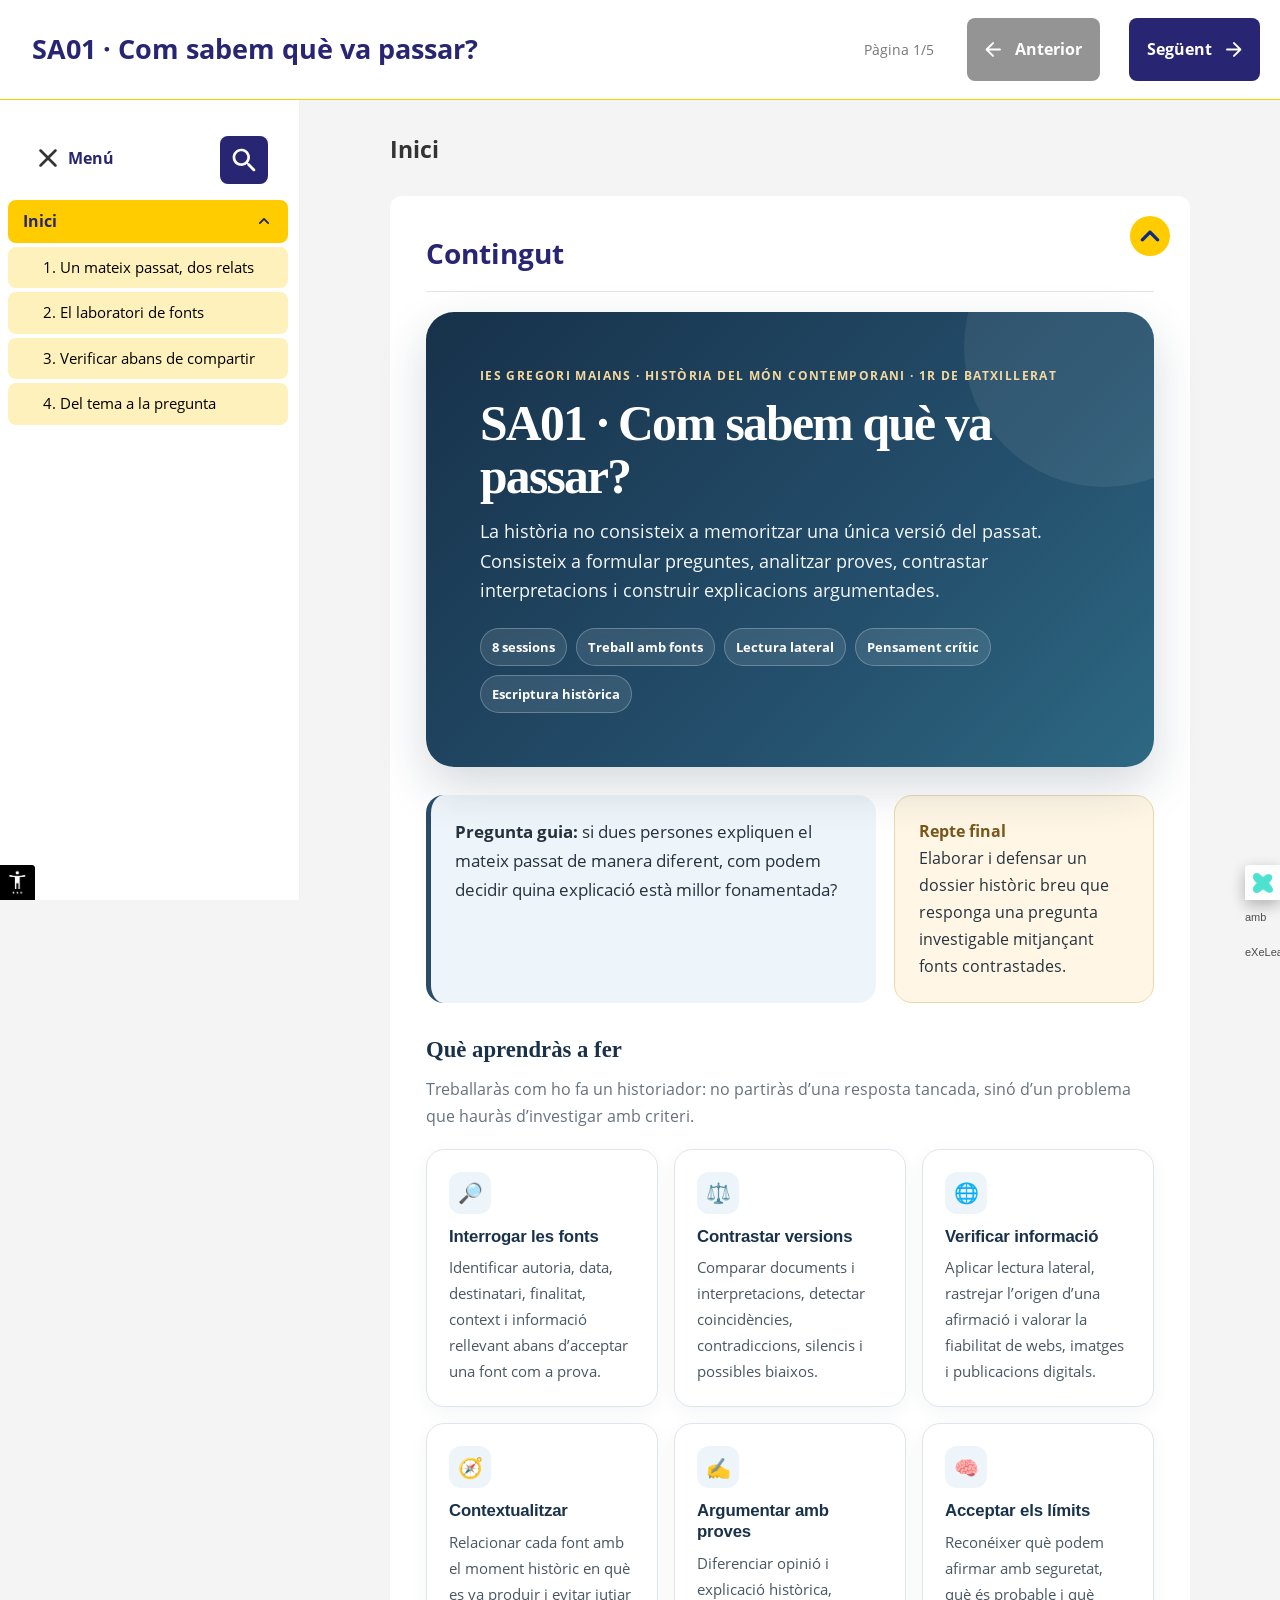
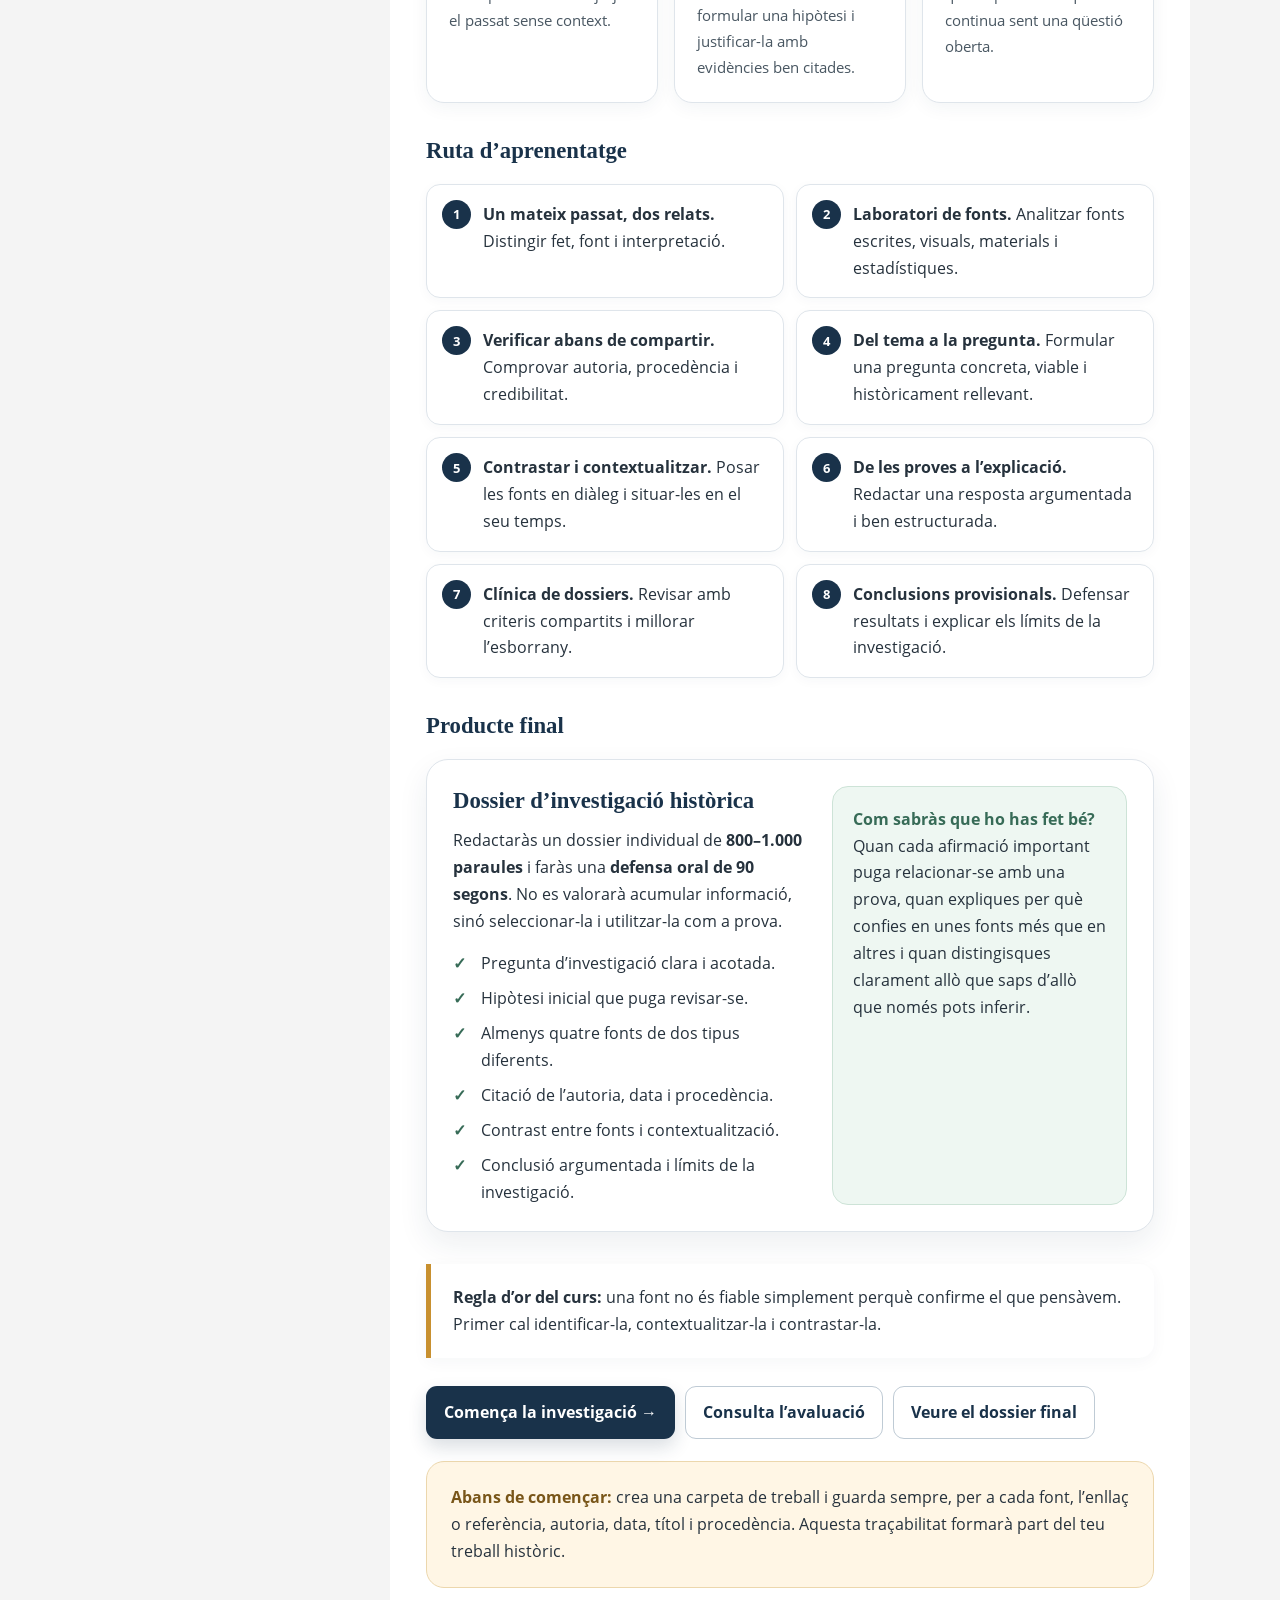
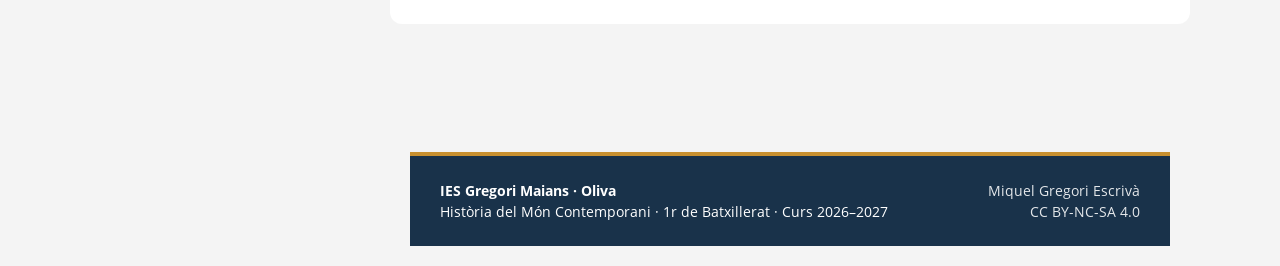
<file: index.html>
<!DOCTYPE html>
<html lang="ca-valencia" id="exe-index">
<head>
<meta charset="utf-8">
<meta name="generator" content="eXeLearning v4.0.3">
<meta name="viewport" content="width=device-width, initial-scale=1">
<title>SA01 · Com sabem què va passar?</title>
<link rel="icon" type="image/x-icon" href="libs/favicon.ico">
<meta name="description" content="Situació d'aprenentatge sobre fonts, verificació, contrast i construcció del coneixement històric per a 1r de Batxillerat.">
<script>document.querySelector("html").classList.add("js");</script><script src="libs/jquery/jquery.min.js"> </script><script src="libs/common_i18n.js"> </script><script src="libs/common.js"> </script><script src="libs/exe_export.js"> </script><script>window.exeXapi={"odeId":"20260905185818000384","packageTitle":"SA01 · Com sabem què va passar?","language":"ca-valencia"};</script><script src="libs/xapi/exe_xapi.js"> </script><script src="search_index.js"> </script><script src="libs/bootstrap/bootstrap.bundle.min.js"> </script><link rel="stylesheet" href="libs/bootstrap/bootstrap.min.css">
<script src="idevices/text/text.js"></script><link rel="stylesheet" href="idevices/text/text.css">
<script src="libs/exe_atools/exe_atools.js"> </script><link rel="stylesheet" href="libs/exe_atools/exe_atools.css">
<link rel="stylesheet" href="content/css/base.css"><script src="theme/style.js"> </script><link rel="stylesheet" href="theme/style.css">
<style>
:root{
  --ink:#19324a;
  --ink-2:#294d69;
  --accent:#c8902f;
  --accent-soft:#fff6e5;
  --blue-soft:#eef5fa;
  --green:#376b57;
  --green-soft:#eef7f2;
  --text:#26323d;
  --muted:#66727e;
  --bg:#f5f7fa;
  --card:#ffffff;
  --line:#dfe5eb;
  --shadow:0 12px 30px rgba(25,50,74,.08);
}
html,body{font-family:Inter,-apple-system,BlinkMacSystemFont,"Segoe UI",Arial,sans-serif!important;color:var(--text);background:var(--bg);line-height:1.68}
.sa{max-width:1120px;margin:0 auto;color:var(--text)}
.sa h1,.sa h2,.sa h3{font-family:Georgia,"Times New Roman",serif!important;color:var(--ink)!important}
.sa h2{font-size:clamp(2rem,4vw,3.1rem)!important;line-height:1.08;letter-spacing:-.035em;font-weight:800!important}
.sa h3{font-size:1.42rem!important;line-height:1.25;font-weight:800!important;margin:2.1rem 0 .9rem}
.hero{position:relative;overflow:hidden;background:linear-gradient(135deg,#17314a 0%,#244f6c 62%,#2d6882 100%);color:#fff;border-radius:28px;padding:clamp(28px,5vw,54px);margin:0 0 28px;box-shadow:0 20px 48px rgba(25,50,74,.18)}
.hero:after{content:"";position:absolute;width:280px;height:280px;border-radius:50%;right:-90px;top:-105px;background:rgba(255,255,255,.07)}
.hero .small{position:relative;z-index:1;color:#f5d99e;font-size:.78rem;text-transform:uppercase;letter-spacing:.11em;font-weight:800;margin:0 0 10px}
.hero h2{position:relative;z-index:1;color:#fff!important;max-width:820px;margin:.15rem 0 .8rem!important}
.hero .lead{position:relative;z-index:1;max-width:850px;font-size:1.13rem;line-height:1.65;margin:0;color:#f4f7fa}
.meta{position:relative;z-index:1;display:flex;flex-wrap:wrap;gap:9px;margin-top:22px}
.tag{display:inline-flex;align-items:center;gap:6px;padding:7px 11px;border:1px solid rgba(255,255,255,.25);border-radius:999px;background:rgba(255,255,255,.1);color:#fff;font-size:.82rem;font-weight:750;backdrop-filter:blur(4px)}
.guide{display:grid;grid-template-columns:minmax(0,1.35fr) minmax(260px,.65fr);gap:18px;margin:0 0 30px}
.repte,.start-box{border-radius:18px;padding:22px 24px;margin:0}
.repte{background:var(--blue-soft);border-left:5px solid var(--ink-2);font-size:1.08rem}
.start-box{background:var(--accent-soft);border:1px solid #ecd7ad}
.start-box strong{color:#795619}
.section-intro{max-width:850px;color:var(--muted);font-size:1.02rem;margin-top:-.2rem}
.grid{display:grid;grid-template-columns:repeat(3,minmax(0,1fr));gap:16px;margin:18px 0 34px}
.card{background:var(--card);border:1px solid var(--line);border-radius:18px;padding:22px;box-shadow:0 5px 18px rgba(25,50,74,.05)}
.card .icon{display:grid;place-items:center;width:42px;height:42px;border-radius:12px;background:var(--blue-soft);font-size:1.25rem;margin-bottom:13px}
.card h3{font-family:Inter,-apple-system,BlinkMacSystemFont,"Segoe UI",Arial,sans-serif!important;font-size:1.05rem!important;margin:0 0 8px!important;letter-spacing:-.01em}
.card p{margin:0;color:#495762;font-size:.96rem}
.route{counter-reset:pas;list-style:none;padding:0;margin:18px 0 34px;display:grid;grid-template-columns:repeat(2,minmax(0,1fr));gap:12px}
.route li{counter-increment:pas;position:relative;padding:16px 16px 16px 56px;background:#fff;border:1px solid var(--line);border-radius:14px;min-height:64px;box-shadow:0 3px 12px rgba(25,50,74,.035)}
.route li:before{content:counter(pas);position:absolute;left:15px;top:15px;width:29px;height:29px;border-radius:50%;background:var(--ink);color:#fff;display:flex;align-items:center;justify-content:center;font-size:.82rem;font-weight:800}
.final-product{display:grid;grid-template-columns:1.1fr .9fr;gap:18px;background:#fff;border:1px solid var(--line);border-radius:22px;padding:26px;box-shadow:var(--shadow);margin:18px 0 32px}
.final-product h3{margin:.1rem 0 .7rem!important}
.checklist{list-style:none;padding:0;margin:0;display:grid;gap:8px}
.checklist li{position:relative;padding-left:28px}
.checklist li:before{content:"✓";position:absolute;left:0;top:0;color:var(--green);font-weight:900}
.success{background:var(--green-soft);border:1px solid #cde3d7;border-radius:16px;padding:19px 20px}
.success strong{color:var(--green)}
.callout{background:#fff;border-left:5px solid var(--accent);padding:20px 22px;margin:26px 0;border-radius:0 15px 15px 0;box-shadow:0 4px 16px rgba(25,50,74,.04)}
.actions{display:flex;flex-wrap:wrap;gap:10px;margin:28px 0 10px}
.btn-start{display:inline-flex;align-items:center;justify-content:center;gap:8px;background:var(--ink);color:#fff!important;text-decoration:none!important;font-weight:800;padding:13px 18px;border-radius:11px;box-shadow:0 8px 18px rgba(25,50,74,.16)}
.btn-start:hover{background:#244f6c;transform:translateY(-1px)}
.btn-secondary{display:inline-flex;align-items:center;justify-content:center;color:var(--ink)!important;text-decoration:none!important;font-weight:800;padding:12px 17px;border-radius:11px;border:1px solid #bfcbd5;background:#fff}
.sa a:not(.btn-start):not(.btn-secondary){color:#245f86;text-underline-offset:3px}
.iDevice_wrapper{border-radius:18px!important;overflow:hidden;margin:1.7rem 0!important;box-shadow:0 5px 20px rgba(16,24,40,.05)}
.peu-exe{margin-top:56px;padding:24px 30px;background:var(--ink);color:#fff;border-top:4px solid var(--accent);display:flex;justify-content:space-between;align-items:center;gap:20px;font-size:.88rem;line-height:1.5}
.peu-dreta{text-align:right;opacity:.88}
a:focus,button:focus,summary:focus{outline:3px solid rgba(200,144,47,.45);outline-offset:3px}
@media(max-width:900px){.guide,.final-product{grid-template-columns:1fr}.grid{grid-template-columns:1fr 1fr}}
@media(max-width:700px){.sa{padding:0 2px}.hero{border-radius:20px}.grid,.route{grid-template-columns:1fr}.peu-exe{flex-direction:column;align-items:flex-start}.peu-dreta{text-align:left}.final-product{padding:20px}.actions a{width:100%}}
@media print{.hero,.card,.final-product,.callout{box-shadow:none!important}.hero{background:#fff!important;color:#000!important;border:1px solid #999}.hero h2,.hero .small,.hero .lead{color:#000!important}.btn-start,.btn-secondary{background:#fff!important;color:#000!important;border:1px solid #000}}
</style>
</head>
<body class="exe-export exe-web-site">
<script>document.body.className+=" js"</script>
<div class="exe-content exe-export pre-js siteNav-hidden"><a href="#20260905185818000001" id="skipNav">Skip to content</a> <nav id="siteNav">
<ul>
<li class="active"> <a href="index.html" class="active main-node daddy">Inici</a>
<ul class="other-section">
<li><a href="html/1-un-mateix-passat-dos-relats.html" class="no-ch">1. Un mateix passat, dos relats</a></li>
<li><a href="html/2-el-laboratori-de-fonts.html" class="no-ch">2. El laboratori de fonts</a></li>
<li><a href="html/3-verificar-abans-de-compartir.html" class="no-ch">3. Verificar abans de compartir</a></li>
<li><a href="html/4-del-tema-a-la-pregunta.html" class="no-ch">4. Del tema a la pregunta</a></li>
<li><a href="html/5-contrastar-i-contextualitzar.html" class="no-ch">5. Contrastar i contextualitzar</a></li>
<li><a href="html/6-de-les-proves-a-lexplicacio.html" class="no-ch">6. De les proves a l’explicació</a></li>
<li><a href="html/7-clinica-de-dossiers.html" class="no-ch">7. Clínica de dossiers</a></li>
<li><a href="html/8-conclusions-provisionals.html" class="no-ch">8. Conclusions provisionals</a></li>
<li><a href="html/dossier-dinvestigacio.html" class="no-ch">Dossier d’investigació</a></li>
<li><a href="html/avaluacio.html" class="no-ch">Avaluació</a></li>
<li><a href="html/guia-docent.html" class="no-ch">Guia docent</a></li>
</ul>
</li>
</ul>
</nav><main id="20260905185818000001" class="page"><div id="exe-client-search" data-block-order-string="Caja %e" data-no-results-string="Sin resultados."></div>
<header class="main-header"><p class="page-counter"><span class="page-counter-label">Pàgina </span><span class="page-counter-content"><strong class="page-counter-current-page">1</strong><span class="page-counter-sep">/</span><strong class="page-counter-total">12</strong></span></p>
<div class="package-header"><p class="package-title">SA01 · Com sabem què va passar?</p></div>
<div class="page-header"><h1 class="page-title">Inici</h1></div>
</header><div id="page-content-20260905185818000001" class="page-content">
<article id="202609051858180000C9" class="box">
<header class="box-head no-icon"><h1 class="box-title">Contingut</h1><button class="box-toggle box-toggle-on" title="Toggle content"><span>Toggle content</span></button></header>
<div class="box-content"><div id="2026090518581800012D" class="idevice_node text" data-idevice-path="idevices/text/" data-idevice-type="text" data-idevice-component-type="json" data-idevice-json-data="{&quot;ideviceId&quot;:&quot;2026090518581800012D&quot;}"><div class="exe-text-template"><div class="textIdeviceContent"><div class="exe-text-activity"><div><div class="sa">
<section class="hero">
<p class="small">IES Gregori Maians · Història del Món Contemporani · 1r de Batxillerat</p>
<h2>SA01 · Com sabem què va passar?</h2>
<p class="lead">La història no consisteix a memoritzar una única versió del passat. Consisteix a formular preguntes, analitzar proves, contrastar interpretacions i construir explicacions argumentades.</p>
<div class="meta"><span class="tag">8 sessions</span><span class="tag">Treball amb fonts</span><span class="tag">Lectura lateral</span><span class="tag">Pensament crític</span><span class="tag">Escriptura històrica</span></div>
</section>
<div class="guide">
<div class="repte"><strong>Pregunta guia:</strong> si dues persones expliquen el mateix passat de manera diferent, com podem decidir quina explicació està millor fonamentada?</div>
<div class="start-box"><strong>Repte final</strong><br>Elaborar i defensar un dossier històric breu que responga una pregunta investigable mitjançant fonts contrastades.</div>
</div>
<h3>Què aprendràs a fer</h3>
<p class="section-intro">Treballaràs com ho fa un historiador: no partiràs d’una resposta tancada, sinó d’un problema que hauràs d’investigar amb criteri.</p>
<div class="grid">
<div class="card"><div class="icon">🔎</div><h3>Interrogar les fonts</h3><p>Identificar autoria, data, destinatari, finalitat, context i informació rellevant abans d’acceptar una font com a prova.</p></div>
<div class="card"><div class="icon">⚖️</div><h3>Contrastar versions</h3><p>Comparar documents i interpretacions, detectar coincidències, contradiccions, silencis i possibles biaixos.</p></div>
<div class="card"><div class="icon">🌐</div><h3>Verificar informació</h3><p>Aplicar lectura lateral, rastrejar l’origen d’una afirmació i valorar la fiabilitat de webs, imatges i publicacions digitals.</p></div>
<div class="card"><div class="icon">🧭</div><h3>Contextualitzar</h3><p>Relacionar cada font amb el moment històric en què es va produir i evitar jutjar el passat sense context.</p></div>
<div class="card"><div class="icon">✍️</div><h3>Argumentar amb proves</h3><p>Diferenciar opinió i explicació històrica, formular una hipòtesi i justificar-la amb evidències ben citades.</p></div>
<div class="card"><div class="icon">🧠</div><h3>Acceptar els límits</h3><p>Reconéixer què podem afirmar amb seguretat, què és probable i què continua sent una qüestió oberta.</p></div>
</div>
<h3>Ruta d’aprenentatge</h3>
<ol class="route">
<li><strong>Un mateix passat, dos relats.</strong> Distingir fet, font i interpretació.</li>
<li><strong>Laboratori de fonts.</strong> Analitzar fonts escrites, visuals, materials i estadístiques.</li>
<li><strong>Verificar abans de compartir.</strong> Comprovar autoria, procedència i credibilitat.</li>
<li><strong>Del tema a la pregunta.</strong> Formular una pregunta concreta, viable i històricament rellevant.</li>
<li><strong>Contrastar i contextualitzar.</strong> Posar les fonts en diàleg i situar-les en el seu temps.</li>
<li><strong>De les proves a l’explicació.</strong> Redactar una resposta argumentada i ben estructurada.</li>
<li><strong>Clínica de dossiers.</strong> Revisar amb criteris compartits i millorar l’esborrany.</li>
<li><strong>Conclusions provisionals.</strong> Defensar resultats i explicar els límits de la investigació.</li>
</ol>
<h3>Producte final</h3>
<div class="final-product">
<div>
<h3>Dossier d’investigació històrica</h3>
<p>Redactaràs un dossier individual de <strong>800–1.000 paraules</strong> i faràs una <strong>defensa oral de 90 segons</strong>. No es valorarà acumular informació, sinó seleccionar-la i utilitzar-la com a prova.</p>
<ul class="checklist">
<li>Pregunta d’investigació clara i acotada.</li>
<li>Hipòtesi inicial que puga revisar-se.</li>
<li>Almenys quatre fonts de dos tipus diferents.</li>
<li>Citació de l’autoria, data i procedència.</li>
<li>Contrast entre fonts i contextualització.</li>
<li>Conclusió argumentada i límits de la investigació.</li>
</ul>
</div>
<div class="success"><strong>Com sabràs que ho has fet bé?</strong><p>Quan cada afirmació important puga relacionar-se amb una prova, quan expliques per què confies en unes fonts més que en altres i quan distingisques clarament allò que saps d’allò que només pots inferir.</p></div>
</div>
<div class="callout"><strong>Regla d’or del curs:</strong> una font no és fiable simplement perquè confirme el que pensàvem. Primer cal identificar-la, contextualitzar-la i contrastar-la.</div>
<div class="actions"><a class="btn-start" href="html/1-un-mateix-passat-dos-relats.html">Comença la investigació →</a><a class="btn-secondary" href="html/avaluacio.html">Consulta l’avaluació</a><a class="btn-secondary" href="html/dossier-dinvestigacio.html">Veure el dossier final</a></div>
<div class="start-box" style="margin-top:22px"><strong>Abans de començar:</strong> crea una carpeta de treball i guarda sempre, per a cada font, l’enllaç o referència, autoria, data, títol i procedència. Aquesta traçabilitat formarà part del teu treball històric.</div>
</div></div></div></div></div></div></div>
</article></div></main>
<div class="nav-buttons"><span class="nav-button nav-button-left" aria-hidden="true"><span>Anterior</span></span><a href="html/1-un-mateix-passat-dos-relats.html" title="Següent" class="nav-button nav-button-right"><span>Següent</span></a></div>
<footer id="siteFooter"><div id="siteFooterContent"><div id="siteUserFooter"><div><footer class="peu-exe"><div><strong>IES Gregori Maians · Oliva</strong><br>Història del Món Contemporani · 1r de Batxillerat · Curs 2026–2027</div><div class="peu-dreta">Miquel Gregori Escrivà<br>CC BY-NC-SA 4.0</div></footer></div></div></div></footer>
</div>
<p id="made-with-eXe"><a href="https://exelearning.net/" target="_blank" rel="noopener"><span>Creat amb eXeLearning <span>(Nova finestra)</span></span></a></p>
</body>
</html>
</file>
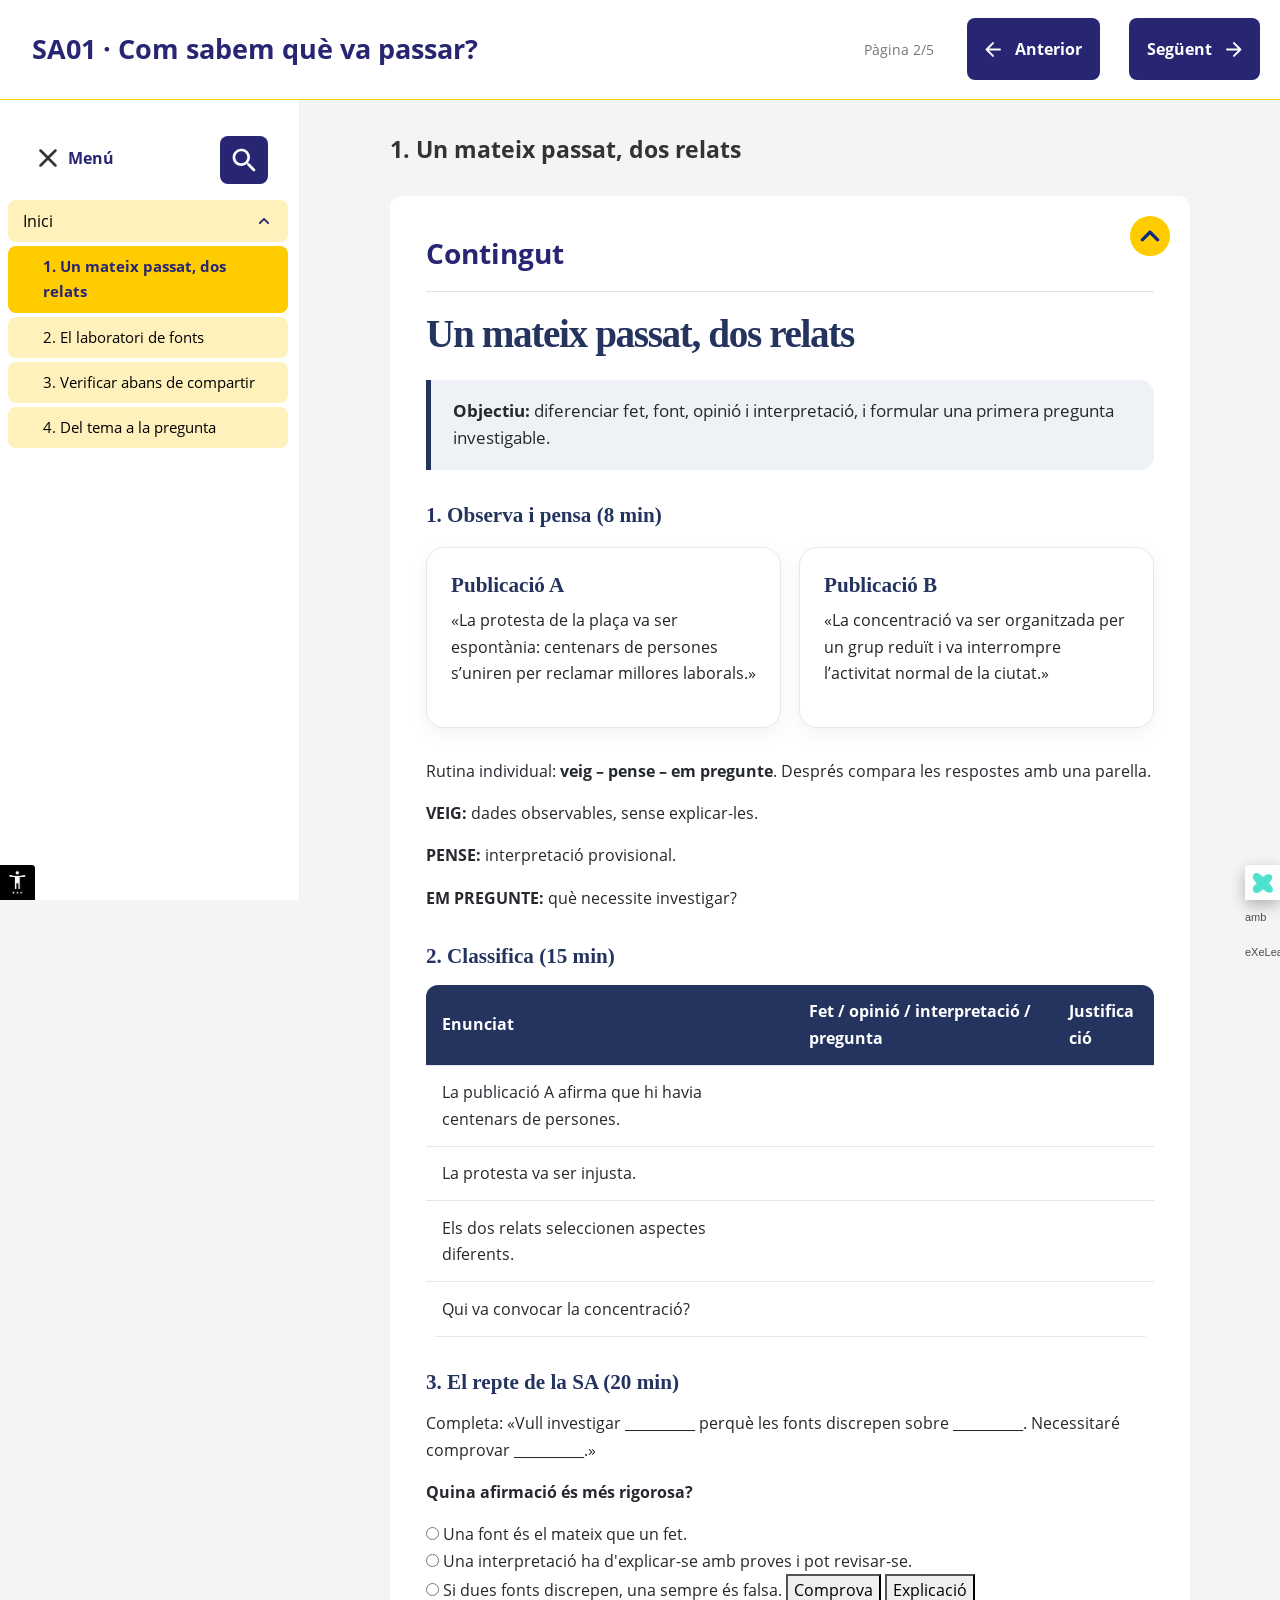
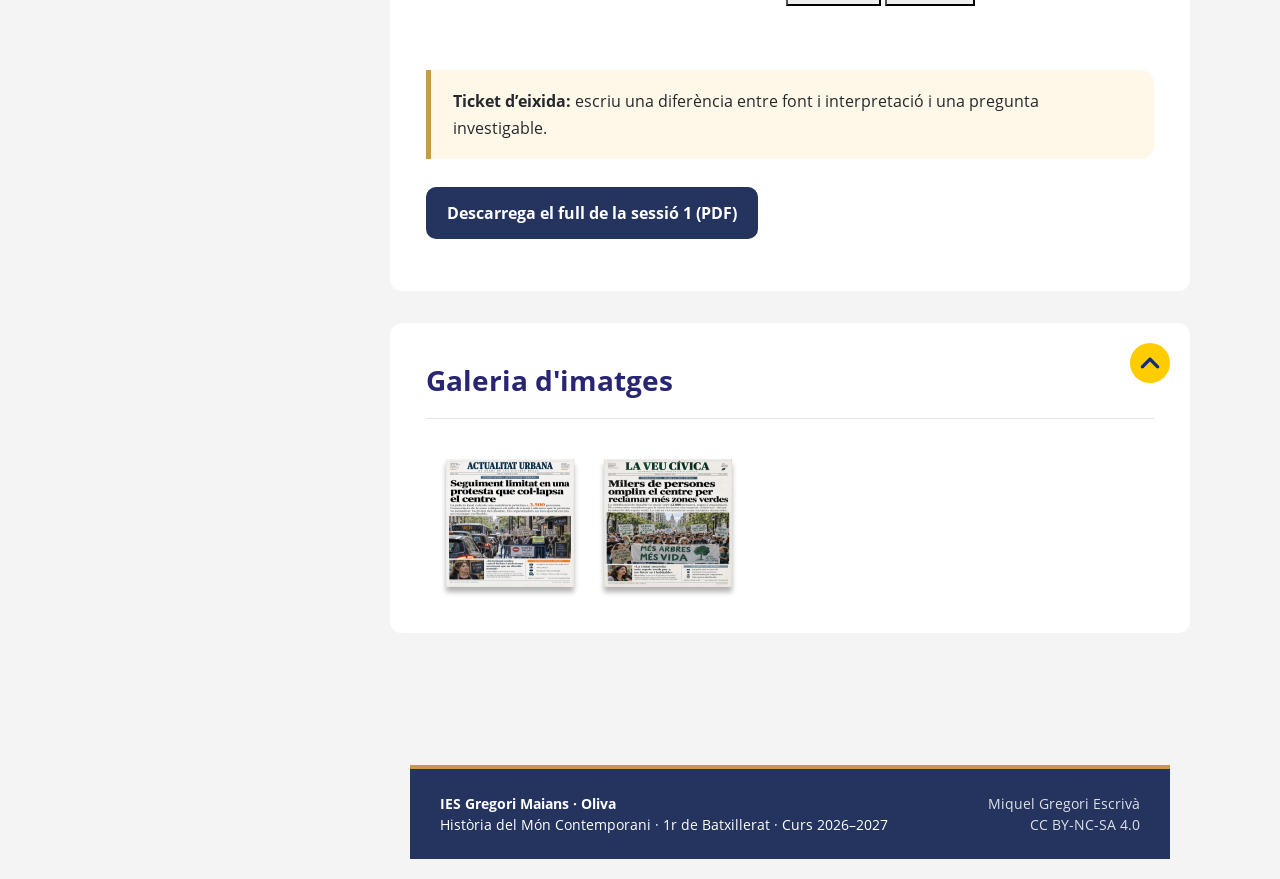
<file: html/1-un-mateix-passat-dos-relats.html>
<!DOCTYPE html>
<html lang="ca-valencia" id="exe-20260905185818000066">
<head>
<meta charset="utf-8">
<meta name="generator" content="eXeLearning v4.0.3">
<meta name="viewport" content="width=device-width, initial-scale=1">
<title>1. Un mateix passat, dos relats | SA01 · Com sabem què va passar?</title>
<link rel="icon" type="image/x-icon" href="../libs/favicon.ico">
<meta name="description" content="Situació d'aprenentatge completa sobre fonts, verificació i construcció del coneixement històric.">
<script>document.querySelector("html").classList.add("js");</script><script src="../libs/jquery/jquery.min.js"> </script><script src="../libs/common_i18n.js"> </script><script src="../libs/common.js"> </script><script src="../libs/exe_export.js"> </script><script>window.exeXapi={"odeId":"20260905185818000384","packageTitle":"SA01 · Com sabem què va passar?","language":"ca-valencia"};</script><script src="../libs/xapi/exe_xapi.js"> </script><script src="../search_index.js"> </script><script src="../libs/bootstrap/bootstrap.bundle.min.js"> </script><link rel="stylesheet" href="../libs/bootstrap/bootstrap.min.css">
<script src="../idevices/text/text.js"></script><link rel="stylesheet" href="../idevices/text/text.css">
<script src="../idevices/image-gallery/simple-lightbox.min.js"></script><link rel="stylesheet" href="../idevices/image-gallery/simple-lightbox.min.css">
<script src="../idevices/image-gallery/image-gallery.js"></script><link rel="stylesheet" href="../idevices/image-gallery/image-gallery.css">
<script src="../libs/exe_lightbox/exe_lightbox.js"> </script>
<link rel="stylesheet" href="../libs/exe_lightbox/exe_lightbox.css">
<script src="../libs/exe_atools/exe_atools.js"> </script><link rel="stylesheet" href="../libs/exe_atools/exe_atools.css">
<link rel="stylesheet" href="../content/css/base.css"><script src="../theme/style.js"> </script><link rel="stylesheet" href="../theme/style.css">
<style>

:root{
  --art-primary:#24345f;
  --art-accent:#c69a4b;
  --art-text:#25282d;
  --art-muted:#667085;
  --art-bg:#f6f7f9;
  --art-card:#ffffff;
  --art-border:#e4e7ec;
}

html,
body{
  font-family:
    Inter,
    -apple-system,
    BlinkMacSystemFont,
    "Segoe UI",
    Arial,
    sans-serif !important;

  color:var(--art-text);
  background:var(--art-bg);
  line-height:1.65;
}

/* FONT DELS TÍTOLS */
.sa h1,
.sa h2,
.sa h3{
  font-family:
    Georgia,
    "Times New Roman",
    serif !important;
}
/* =========================
   CONTENIDOR DE LA SA
========================= */

.sa{
  max-width:1100px;
  margin:0 auto;
  color:var(--art-text);
}

/* =========================
   TÍTOLS
========================= */

.sa > h1,
.sa > h2:first-child{
  font-size:2.45rem !important;
  line-height:1.12;
  letter-spacing:-0.035em;
  color:var(--art-primary) !important;
  margin:0 0 22px;
  font-weight:800 !important;
}

.sa h2{
  color:var(--art-primary) !important;
  font-size:1.8rem !important;
  line-height:1.25;
  font-weight:750 !important;
  letter-spacing:-0.02em;
}

.sa h3{
  color:var(--art-primary) !important;
  font-size:1.32rem !important;
  line-height:1.3;
  font-weight:750 !important;
  margin-top:32px;
  margin-bottom:14px;
}

/* =========================
   HERO / CAPÇALERA
========================= */

.hero{
  background:linear-gradient(
    135deg,
    #ffffff 0%,
    #f3f5f9 100%
  );

  border:1px solid var(--art-border);
  border-radius:22px;

  padding:32px 36px;
  margin-bottom:22px;

  box-shadow:
    0 10px 30px rgba(16,24,40,.06);
}

.hero .small{
  color:var(--art-accent);
  font-size:.8rem;
  text-transform:uppercase;
  letter-spacing:.085em;
  font-weight:800;
  margin:0 0 8px;
}

.hero h2{
  margin:.2rem 0 .7rem !important;
}

.hero p{
  font-size:1.08rem;
  line-height:1.65;
  margin-bottom:0;
}

/* =========================
   PREGUNTA GUIA / REPTE
========================= */

.repte{
  background:#eef2f7;
  border-left:5px solid var(--art-primary);

  padding:18px 22px;
  margin:24px 0 30px;

  border-radius:0 14px 14px 0;

  font-size:1.05rem;
  line-height:1.6;
}

/* =========================
   IDEA CLAU
========================= */

.idea-clau,
.clau{
  background:#fff8e9;
  border-left:5px solid var(--art-accent);

  padding:18px 22px;
  margin:28px 0;

  border-radius:0 14px 14px 0;
}

/* =========================
   IMATGES
========================= */

.image-slot{
  margin:28px 0 38px;
}

.image-slot img{
  width:100% !important;
  max-width:100% !important;
  height:auto !important;

  display:block;
  margin:0 auto;

  border-radius:18px;

  box-shadow:
    0 12px 30px rgba(16,24,40,.12);
}

/* =========================
   RUTA D'APRENENTATGE
========================= */

.route{
  counter-reset:pas;
  list-style:none;
  padding:0;
  margin:20px 0 36px;
}

.route li{
  counter-increment:pas;

  position:relative;

  padding:14px 16px 14px 54px;
  margin-bottom:10px;

  background:#ffffff;
  border:1px solid var(--art-border);
  border-radius:12px;

  box-shadow:
    0 3px 10px rgba(16,24,40,.03);
}

.route li::before{
  content:counter(pas);

  position:absolute;
  left:14px;
  top:50%;
  transform:translateY(-50%);

  width:28px;
  height:28px;

  border-radius:50%;

  background:var(--art-primary);
  color:#ffffff;

  display:flex;
  align-items:center;
  justify-content:center;

  font-size:.82rem;
  font-weight:800;
}

/* =========================
   TARGETES
========================= */

.grid{
  display:grid;
  grid-template-columns:repeat(2,minmax(0,1fr));
  gap:18px;

  margin:18px 0 30px;
}

.card{
  background:var(--art-card);

  border:1px solid var(--art-border);
  border-radius:18px;

  padding:24px;

  box-shadow:
    0 6px 20px rgba(16,24,40,.05);

  transition:
    transform .2s ease,
    box-shadow .2s ease;
}

.card:hover{
  transform:translateY(-3px);

  box-shadow:
    0 10px 28px rgba(16,24,40,.09);
}

.card .icon{
  font-size:2rem;
  line-height:1;
  margin-bottom:12px;
}

.card h3{
  margin-top:0 !important;
  margin-bottom:8px !important;
}

/* =========================
   BOTONS
========================= */

.btn{
  display:inline-block;

  background:var(--art-primary);
  color:#ffffff !important;

  text-decoration:none !important;

  font-weight:750;

  padding:13px 20px;

  border-radius:10px;

  transition:
    transform .2s ease,
    box-shadow .2s ease,
    background .2s ease;
}

.btn:hover{
  transform:translateY(-2px);

  box-shadow:
    0 7px 18px rgba(36,52,95,.22);
}

/* =========================
   IDEVICES
========================= */

.iDevice_wrapper{
  border-radius:18px !important;
  overflow:hidden;

  margin:1.7rem 0 !important;

  box-shadow:
    0 5px 20px rgba(16,24,40,.05);
}

.iDevice_content{
  line-height:1.65;
}

/* =========================
   TAULES
========================= */

table{
  width:100%;

  border-collapse:separate;
  border-spacing:0;

  background:#ffffff;

  border-radius:12px;
  overflow:hidden;
}

th{
  background:var(--art-primary);
  color:#ffffff;

  font-weight:700;
}

th,
td{
  padding:.85rem 1rem;

  border-bottom:
    1px solid var(--art-border);
}

/* =========================
   ENLLAÇOS
========================= */

.sa a:not(.btn){
  color:#345a91;
  text-decoration-thickness:2px;
  text-underline-offset:3px;
}

/* =========================
   DESPLEGABLES HTML
========================= */

details{
  background:#ffffff;

  border:1px solid var(--art-border);
  border-radius:12px;

  margin:14px 0;
  overflow:hidden;
}

details summary{
  cursor:pointer;

  padding:14px 18px;

  font-weight:750;
  color:var(--art-primary);
}

details > *:not(summary){
  margin-left:18px;
  margin-right:18px;
}

/* =========================
   FEEDBACK ACTIVITATS
========================= */

.feedback{
  margin-top:12px;
  padding:12px 15px;

  border-radius:10px;

  font-weight:650;
}

.feedback.ok{
  background:#edf8f1;
  border-left:4px solid #3d8b5a;
}

.feedback.ko{
  background:#fff2f0;
  border-left:4px solid #c9534d;
}

/* =========================
   PEU DE PÀGINA
========================= */

.peu-exe{
  margin-top:60px;

  padding:24px 30px;

  background:var(--art-primary);
  color:#ffffff;

  border-top:4px solid var(--art-accent);

  display:flex;
  justify-content:space-between;
  align-items:center;
  gap:20px;

  font-size:.88rem;
  line-height:1.5;
}

.peu-dreta{
  text-align:right;
  opacity:.85;
}

/* =========================
   RESPONSIVE
========================= */

@media(max-width:760px){

  .sa{
    padding-left:4px;
    padding-right:4px;
  }

  .sa > h1,
  .sa > h2:first-child{
    font-size:1.95rem !important;
  }

  .hero{
    padding:24px 22px;
    border-radius:16px;
  }

  .hero h2{
    font-size:1.5rem !important;
  }

  .grid{
    grid-template-columns:1fr;
  }

  .route li{
    padding-left:50px;
  }

  .peu-exe{
    flex-direction:column;
    align-items:flex-start;
  }

  .peu-dreta{
    text-align:left;
  }

}

/* =========================
   ACCESSIBILITAT
========================= */

a:focus,
button:focus,
summary:focus{
  outline:3px solid rgba(198,154,75,.45);
  outline-offset:3px;
}

/* =========================
   IMPRESSIÓ
========================= */

@media print{

  .card,
  .hero,
  .repte,
  .clau,
  .idea-clau{
    box-shadow:none !important;
  }

  .btn{
    background:none !important;
    color:#000 !important;
    border:1px solid #000;
  }
/* DESPLEGABLES MILLORATS */
details{
  background:#ffffff;
  border:1px solid var(--art-border);
  border-radius:16px;
  margin:22px 0;
  overflow:hidden;

  box-shadow:
    0 6px 18px rgba(16,24,40,.05);

  transition:
    box-shadow .2s ease,
    transform .2s ease;
}

details:hover{
  box-shadow:
    0 10px 24px rgba(16,24,40,.08);
}

/* Capçalera del desplegable */
details summary{
  position:relative;
  cursor:pointer;

  padding:17px 52px 17px 20px;

  background:
    linear-gradient(
      135deg,
      #f7f8fb 0%,
      #eef2f7 100%
    );

  color:var(--art-primary);

  font-weight:800;
  font-size:1.05rem;

  list-style:none;

  user-select:none;
}

/* Elimina el triangle predeterminat */
details summary::-webkit-details-marker{
  display:none;
}

details summary::marker{
  display:none;
}

/* Fletxa pròpia */
details summary::after{
  content:"⌄";

  position:absolute;
  right:20px;
  top:50%;

  transform:
    translateY(-50%)
    rotate(0deg);

  font-size:1.35rem;
  color:var(--art-accent);

  transition:transform .25s ease;
}

/* Quan està obert */
details[open] summary::after{
  transform:
    translateY(-50%)
    rotate(180deg);
}

/* Línia inferior quan està obert */
details[open] summary{
  border-bottom:1px solid var(--art-border);
}

/* Contingut interior */
details > *:not(summary){
  margin-left:20px;
  margin-right:20px;
}

/* Taula dins del desplegable */
details table{
  width:calc(100% - 40px) !important;
  margin:20px auto 22px !important;
}

/* Animació visual suau */
details[open]{
  animation:detailsOpen .18s ease-out;
}

@keyframes detailsOpen{
  from{
    opacity:.85;
    transform:translateY(-2px);
  }

  to{
    opacity:1;
    transform:translateY(0);
  }
/* TAULA ADAPTADA A L'AMPLÀRIA */
.responsive-table{
  width:100% !important;
  max-width:100% !important;
  table-layout:auto !important;
  border-collapse:collapse;
}

.responsive-table th,
.responsive-table td{
  height:auto !important;
  white-space:normal !important;
  overflow-wrap:anywhere;
  vertical-align:top;
}

/* Primera columna més estreta */
.responsive-table th:first-child,
.responsive-table td:first-child{
  width:22%;
}

/* Segona columna aprofita la resta */
.responsive-table th:nth-child(2),
.responsive-table td:nth-child(2){
  width:78%;
}

/* Mòbil */
@media(max-width:700px){
  .responsive-table{
    font-size:.92rem;
  }

  .responsive-table th,
  .responsive-table td{
    padding:10px 8px;
  }
.table-responsive{
  width:100%;
  max-width:100%;
  overflow-x:auto;
}

.art-table{
  width:100% !important;
  max-width:100% !important;
  table-layout:fixed;
  border-collapse:collapse;
  margin:0 !important;
}

.art-table th,
.art-table td{
  white-space:normal !important;
  overflow-wrap:anywhere;
  word-break:normal;
  vertical-align:top;
  padding:14px 16px;
}

/* Repartiment de l'ample */
.art-table th:nth-child(1),
.art-table td:nth-child(1){
  width:28%;
}

.art-table th:nth-child(2),
.art-table td:nth-child(2){
  width:44%;
}

.art-table th:nth-child(3),
.art-table td:nth-child(3){
  width:28%;
}
}
</style>

</head>
<body class="exe-export exe-web-site">
<script>document.body.className+=" js"</script>
<div class="exe-content exe-export pre-js siteNav-hidden"><a href="#20260905185818000066" id="skipNav">Skip to content</a> <nav id="siteNav">
<ul>
<li class="current-page-parent"> <a href="../index.html" class="main-node daddy">Inici</a>
<ul class="other-section">
<li class="active"> <a href="../html/1-un-mateix-passat-dos-relats.html" class="active no-ch">1. Un mateix passat, dos relats</a>
</li>
<li> <a href="../html/2-el-laboratori-de-fonts.html" class="no-ch">2. El laboratori de fonts</a>
</li>
<li> <a href="../html/3-verificar-abans-de-compartir.html" class="no-ch">3. Verificar abans de compartir</a>
</li>
<li> <a href="../html/4-del-tema-a-la-pregunta.html" class="no-ch">4. Del tema a la pregunta</a>
</li>
<li> <a href="../html/5-contrastar-i-contextualitzar.html" class="no-ch">5. Contrastar i contextualitzar</a>
</li>
<li> <a href="../html/6-de-les-proves-a-lexplicacio.html" class="no-ch">6. De les proves a l’explicació</a>
</li>
<li> <a href="../html/7-clinica-de-dossiers.html" class="no-ch">7. Clínica de dossiers</a>
</li>
<li> <a href="../html/8-conclusions-provisionals.html" class="no-ch">8. Conclusions provisionals</a>
</li>
<li> <a href="../html/dossier-dinvestigacio.html" class="no-ch">Dossier d’investigació</a>
</li>
<li> <a href="../html/avaluacio.html" class="no-ch">Avaluació</a>
</li>
<li> <a href="../html/guia-docent.html" class="no-ch">Guia docent</a>
</li>
</ul>
</li>
</ul>
</nav><main id="20260905185818000066" class="page"> <div id="exe-client-search" data-block-order-string="Caja %e" data-no-results-string="Sin resultados.">
</div>
<header class="main-header"> <p class="page-counter"> <span class="page-counter-label">Pàgina </span><span class="page-counter-content"> <strong class="page-counter-current-page">2</strong><span class="page-counter-sep">/</span><strong class="page-counter-total">12</strong></span></p>

<div class="package-header"><p class="package-title">SA01 · Com sabem què va passar?</p></div>
<div class="page-header"><h1 class="page-title">1. Un mateix passat, dos relats</h1></div>
</header><div id="page-content-20260905185818000066" class="page-content">
<article id="202609051858180000CA" class="box">
<header class="box-head no-icon">
<h1 class="box-title">Contingut</h1>
<button class="box-toggle box-toggle-on" title="Toggle content">
<span>Toggle content</span>
</button></header>
<div class="box-content">
<div id="2026090518581800012E" class="idevice_node text" data-idevice-path="../idevices/text/" data-idevice-type="text" data-idevice-component-type="json" data-idevice-json-data="{&quot;ideviceId&quot;:&quot;2026090518581800012E&quot;}">
<div class="exe-text-template"><div class="textIdeviceContent"><div class="exe-text-activity"><div><div class="sa">
<div class="meta"><span class="tag">Sessió 1</span><span class="tag">Activació i diagnòstic</span><span class="tag">55 minuts</span></div><h2>Un mateix passat, dos relats</h2>
<div class="repte"><strong>Objectiu:</strong> diferenciar fet, font, opinió i interpretació, i formular una primera pregunta investigable.</div>
<h3>1. Observa i pensa (8 min)</h3><div class="grid"><div class="card"><h3>Publicació A</h3><p>«La protesta de la plaça va ser espontània: centenars de persones s’uniren per reclamar millores laborals.»</p></div><div class="card"><h3>Publicació B</h3><p>«La concentració va ser organitzada per un grup reduït i va interrompre l’activitat normal de la ciutat.»</p></div></div>
<p>Rutina individual: <strong>veig – pense – em pregunte</strong>. Després compara les respostes amb una parella.</p><div class="fitxa print"><p><strong>VEIG:</strong> dades observables, sense explicar-les.</p><span class="linia"></span><span class="linia"></span><p><strong>PENSE:</strong> interpretació provisional.</p><span class="linia"></span><span class="linia"></span><p><strong>EM PREGUNTE:</strong> què necessite investigar?</p><span class="linia"></span><span class="linia"></span></div>
<h3>2. Classifica (15 min)</h3><table><tr><th>Enunciat</th><th>Fet / opinió / interpretació / pregunta</th><th>Justificació</th></tr><tr><td>La publicació A afirma que hi havia centenars de persones.</td><td></td><td></td></tr><tr><td>La protesta va ser injusta.</td><td></td><td></td></tr><tr><td>Els dos relats seleccionen aspectes diferents.</td><td></td><td></td></tr><tr><td>Qui va convocar la concentració?</td><td></td><td></td></tr></table>
<h3>3. El repte de la SA (20 min)</h3><p>Completa: «Vull investigar __________ perquè les fonts discrepen sobre __________. Necessitaré comprovar __________.»</p>
<div class="quiz" id="q1"><p><strong>Quina afirmació és més rigorosa?</strong></p><label><input type="radio" name="q1" value="0"> Una font és el mateix que un fet.</label><label><input type="radio" name="q1" value="1"> Una interpretació ha d&#x27;explicar-se amb proves i pot revisar-se.</label><label><input type="radio" name="q1" value="2"> Si dues fonts discrepen, una sempre és falsa.</label>
    <button type="button" onclick="comprova('q1','1')">Comprova</button>
    <button type="button" onclick="mostra('q1exp')">Explicació</button><p class="feedback" aria-live="polite"></p>
    <p id="q1exp" hidden>La història construeix explicacions argumentades i revisables a partir de fonts.</p></div>
<div class="clau"><strong>Ticket d’eixida:</strong> escriu una diferència entre font i interpretació i una pregunta investigable.</div><p><a class="btn" href="../content/resources/SA01_Sessio_1_Material_alumnat.pdf">Descarrega el full de la sessió 1 (PDF)</a></p></div><script>
function comprova(id,answer){
 const box=document.getElementById(id), chosen=box.querySelector('input:checked'), out=box.querySelector('.feedback');
 if(!chosen){out.textContent='Selecciona una resposta.';out.className='feedback ko';return}
 const ok=chosen.value===answer;out.textContent=ok?'Correcte. Continua!':'Encara no. Revisa la font i torna-ho a provar.';out.className='feedback '+(ok?'ok':'ko');
}
function mostra(id){const x=document.getElementById(id);x.hidden=!x.hidden}
</script></div></div></div></div>
</div>
</div>
</article><article id="block-mtzn4wv1-wriw40rks" class="box">
<header class="box-head no-icon">
<h1 class="box-title">Galeria d&#039;imatges</h1>
<button class="box-toggle box-toggle-on" title="Toggle content">
<span>Toggle content</span>
</button></header>
<div class="box-content">
<div id="idevice-1789293474395-0cjx5zet6" class="idevice_node image-gallery" data-idevice-path="../idevices/image-gallery/" data-idevice-type="image-gallery" data-idevice-component-type="json" data-idevice-json-data="{&quot;ideviceId&quot;:&quot;idevice-1789293474395-0cjx5zet6&quot;,&quot;img_1&quot;:{&quot;img&quot;:&quot;../content/resources/3. Diari 2.png&quot;,&quot;thumbnail&quot;:&quot;../content/resources/3. Diari 2.png&quot;,&quot;title&quot;:&quot;&quot;,&quot;linktitle&quot;:&quot;&quot;,&quot;author&quot;:&quot;&quot;,&quot;linkauthor&quot;:&quot;&quot;,&quot;license&quot;:&quot;&quot;},&quot;img_2&quot;:{&quot;img&quot;:&quot;../content/resources/2. Diari 1.png&quot;,&quot;thumbnail&quot;:&quot;../content/resources/2. Diari 1.png&quot;,&quot;title&quot;:&quot;&quot;,&quot;linktitle&quot;:&quot;&quot;,&quot;author&quot;:&quot;&quot;,&quot;linkauthor&quot;:&quot;&quot;,&quot;license&quot;:&quot;&quot;}}" data-idevice-template="image-gallery.html">
<!-- Idevice Example template start -->
<div class="exe-image-gallery-template">
  <!-- Idevice content start -->
  
            <div class="imageGallery-IDevice">
                <div class="imageGallery-body"><div id="imageContainer_0" class="imageContainer"> <a idevice-id="idevice-1789293474395-0cjx5zet6" title="" href="../content/resources/3. Diari 2.png" class="imageLink">  <div class="imageElement">   <img src="../content/resources/3. Diari 2.png" height="128" width="128" title="" alt="" titlelink="" author="" authorlink="" license="" licenselink=""/>  </div> </a></div><div id="imageContainer_1" class="imageContainer"> <a idevice-id="idevice-1789293474395-0cjx5zet6" title="" href="../content/resources/2. Diari 1.png" class="imageLink">  <div class="imageElement">   <img src="../content/resources/2. Diari 1.png" height="128" width="128" title="" alt="" titlelink="" author="" authorlink="" license="" licenselink=""/>  </div> </a></div>
                </div>
            </div>
  <!-- Idevice content end -->
</div>
<!-- Idevice Example template end -->
</div>
</div>
</article>
</div></main><div class="nav-buttons">
<a href="../index.html" title="Anterior" class="nav-button nav-button-left"><span>Anterior</span></a>
<a href="../html/2-el-laboratori-de-fonts.html" title="Següent" class="nav-button nav-button-right"><span>Següent</span></a>
</div>
<footer id="siteFooter"><div id="siteFooterContent"><div id="siteUserFooter"> <div><footer class="peu-exe">
  <div>
    <strong>IES Gregori Maians · Oliva</strong><br>
    Història del Món Contemporani · 1r de Batxillerat · Curs 2026–2027
  </div>

  <div class="peu-dreta">
    Miquel Gregori Escrivà<br>
    CC BY-NC-SA 4.0
  </div>
</footer></div>
</div></div></footer>
</div>
<p id="made-with-eXe"> <a href="https://exelearning.net/" target="_blank" rel="noopener"> <span>Creat amb eXeLearning <span>(Nova finestra)</span></span></a></p>
</body>
</html>
</file>
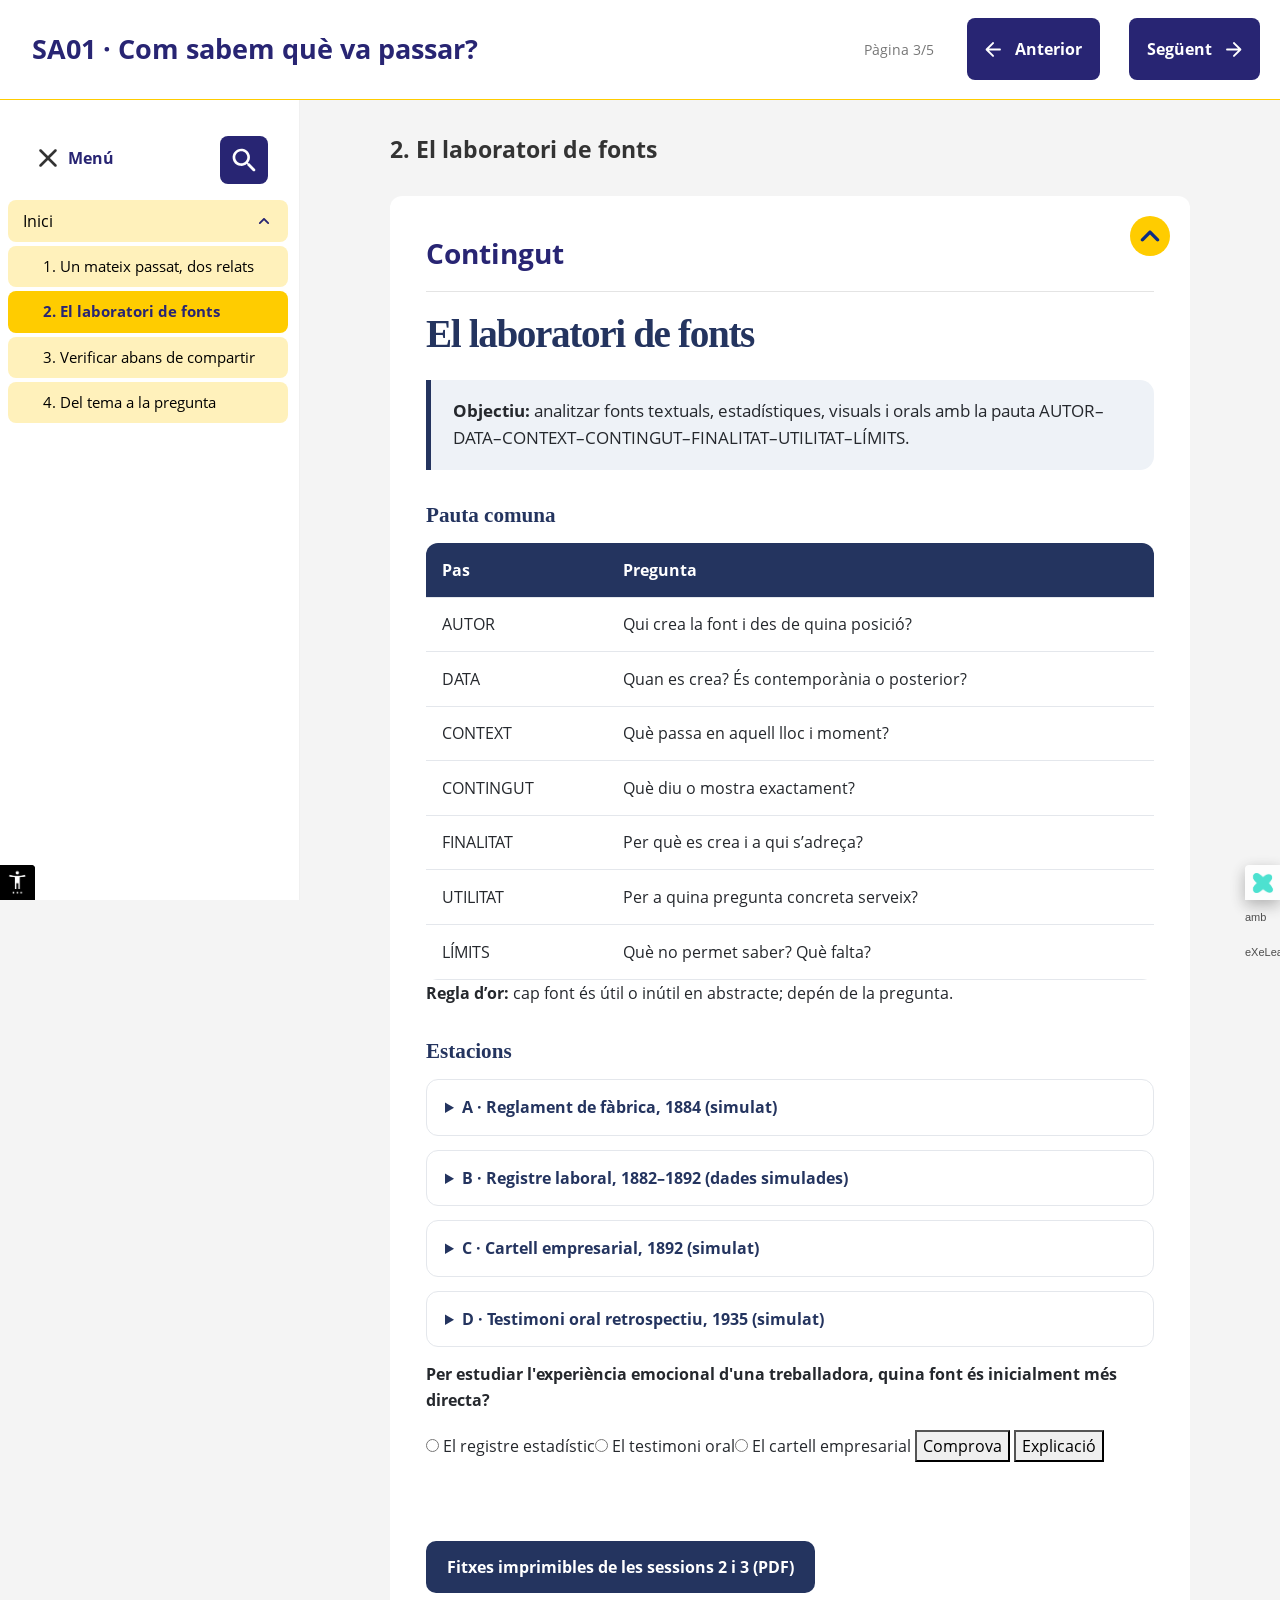
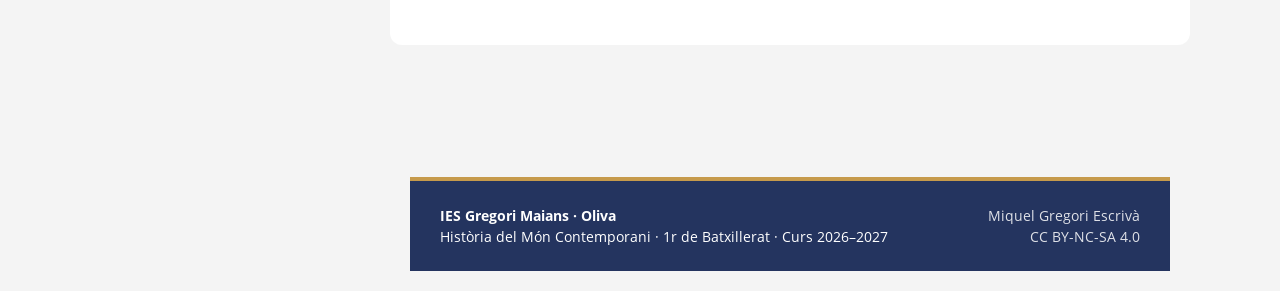
<file: html/2-el-laboratori-de-fonts.html>
<!DOCTYPE html>
<html lang="ca-valencia" id="exe-20260905185818000067">
<head>
<meta charset="utf-8">
<meta name="generator" content="eXeLearning v4.0.3">
<meta name="viewport" content="width=device-width, initial-scale=1">
<title>2. El laboratori de fonts | SA01 · Com sabem què va passar?</title>
<link rel="icon" type="image/x-icon" href="../libs/favicon.ico">
<meta name="description" content="Situació d'aprenentatge completa sobre fonts, verificació i construcció del coneixement històric.">
<script>document.querySelector("html").classList.add("js");</script><script src="../libs/jquery/jquery.min.js"> </script><script src="../libs/common_i18n.js"> </script><script src="../libs/common.js"> </script><script src="../libs/exe_export.js"> </script><script>window.exeXapi={"odeId":"20260905185818000384","packageTitle":"SA01 · Com sabem què va passar?","language":"ca-valencia"};</script><script src="../libs/xapi/exe_xapi.js"> </script><script src="../search_index.js"> </script><script src="../libs/bootstrap/bootstrap.bundle.min.js"> </script><link rel="stylesheet" href="../libs/bootstrap/bootstrap.min.css">
<script src="../idevices/text/text.js"></script><link rel="stylesheet" href="../idevices/text/text.css">
<script src="../libs/exe_atools/exe_atools.js"> </script><link rel="stylesheet" href="../libs/exe_atools/exe_atools.css">
<link rel="stylesheet" href="../content/css/base.css"><script src="../theme/style.js"> </script><link rel="stylesheet" href="../theme/style.css">
<style>

:root{
  --art-primary:#24345f;
  --art-accent:#c69a4b;
  --art-text:#25282d;
  --art-muted:#667085;
  --art-bg:#f6f7f9;
  --art-card:#ffffff;
  --art-border:#e4e7ec;
}

html,
body{
  font-family:
    Inter,
    -apple-system,
    BlinkMacSystemFont,
    "Segoe UI",
    Arial,
    sans-serif !important;

  color:var(--art-text);
  background:var(--art-bg);
  line-height:1.65;
}

/* FONT DELS TÍTOLS */
.sa h1,
.sa h2,
.sa h3{
  font-family:
    Georgia,
    "Times New Roman",
    serif !important;
}
/* =========================
   CONTENIDOR DE LA SA
========================= */

.sa{
  max-width:1100px;
  margin:0 auto;
  color:var(--art-text);
}

/* =========================
   TÍTOLS
========================= */

.sa > h1,
.sa > h2:first-child{
  font-size:2.45rem !important;
  line-height:1.12;
  letter-spacing:-0.035em;
  color:var(--art-primary) !important;
  margin:0 0 22px;
  font-weight:800 !important;
}

.sa h2{
  color:var(--art-primary) !important;
  font-size:1.8rem !important;
  line-height:1.25;
  font-weight:750 !important;
  letter-spacing:-0.02em;
}

.sa h3{
  color:var(--art-primary) !important;
  font-size:1.32rem !important;
  line-height:1.3;
  font-weight:750 !important;
  margin-top:32px;
  margin-bottom:14px;
}

/* =========================
   HERO / CAPÇALERA
========================= */

.hero{
  background:linear-gradient(
    135deg,
    #ffffff 0%,
    #f3f5f9 100%
  );

  border:1px solid var(--art-border);
  border-radius:22px;

  padding:32px 36px;
  margin-bottom:22px;

  box-shadow:
    0 10px 30px rgba(16,24,40,.06);
}

.hero .small{
  color:var(--art-accent);
  font-size:.8rem;
  text-transform:uppercase;
  letter-spacing:.085em;
  font-weight:800;
  margin:0 0 8px;
}

.hero h2{
  margin:.2rem 0 .7rem !important;
}

.hero p{
  font-size:1.08rem;
  line-height:1.65;
  margin-bottom:0;
}

/* =========================
   PREGUNTA GUIA / REPTE
========================= */

.repte{
  background:#eef2f7;
  border-left:5px solid var(--art-primary);

  padding:18px 22px;
  margin:24px 0 30px;

  border-radius:0 14px 14px 0;

  font-size:1.05rem;
  line-height:1.6;
}

/* =========================
   IDEA CLAU
========================= */

.idea-clau,
.clau{
  background:#fff8e9;
  border-left:5px solid var(--art-accent);

  padding:18px 22px;
  margin:28px 0;

  border-radius:0 14px 14px 0;
}

/* =========================
   IMATGES
========================= */

.image-slot{
  margin:28px 0 38px;
}

.image-slot img{
  width:100% !important;
  max-width:100% !important;
  height:auto !important;

  display:block;
  margin:0 auto;

  border-radius:18px;

  box-shadow:
    0 12px 30px rgba(16,24,40,.12);
}

/* =========================
   RUTA D'APRENENTATGE
========================= */

.route{
  counter-reset:pas;
  list-style:none;
  padding:0;
  margin:20px 0 36px;
}

.route li{
  counter-increment:pas;

  position:relative;

  padding:14px 16px 14px 54px;
  margin-bottom:10px;

  background:#ffffff;
  border:1px solid var(--art-border);
  border-radius:12px;

  box-shadow:
    0 3px 10px rgba(16,24,40,.03);
}

.route li::before{
  content:counter(pas);

  position:absolute;
  left:14px;
  top:50%;
  transform:translateY(-50%);

  width:28px;
  height:28px;

  border-radius:50%;

  background:var(--art-primary);
  color:#ffffff;

  display:flex;
  align-items:center;
  justify-content:center;

  font-size:.82rem;
  font-weight:800;
}

/* =========================
   TARGETES
========================= */

.grid{
  display:grid;
  grid-template-columns:repeat(2,minmax(0,1fr));
  gap:18px;

  margin:18px 0 30px;
}

.card{
  background:var(--art-card);

  border:1px solid var(--art-border);
  border-radius:18px;

  padding:24px;

  box-shadow:
    0 6px 20px rgba(16,24,40,.05);

  transition:
    transform .2s ease,
    box-shadow .2s ease;
}

.card:hover{
  transform:translateY(-3px);

  box-shadow:
    0 10px 28px rgba(16,24,40,.09);
}

.card .icon{
  font-size:2rem;
  line-height:1;
  margin-bottom:12px;
}

.card h3{
  margin-top:0 !important;
  margin-bottom:8px !important;
}

/* =========================
   BOTONS
========================= */

.btn{
  display:inline-block;

  background:var(--art-primary);
  color:#ffffff !important;

  text-decoration:none !important;

  font-weight:750;

  padding:13px 20px;

  border-radius:10px;

  transition:
    transform .2s ease,
    box-shadow .2s ease,
    background .2s ease;
}

.btn:hover{
  transform:translateY(-2px);

  box-shadow:
    0 7px 18px rgba(36,52,95,.22);
}

/* =========================
   IDEVICES
========================= */

.iDevice_wrapper{
  border-radius:18px !important;
  overflow:hidden;

  margin:1.7rem 0 !important;

  box-shadow:
    0 5px 20px rgba(16,24,40,.05);
}

.iDevice_content{
  line-height:1.65;
}

/* =========================
   TAULES
========================= */

table{
  width:100%;

  border-collapse:separate;
  border-spacing:0;

  background:#ffffff;

  border-radius:12px;
  overflow:hidden;
}

th{
  background:var(--art-primary);
  color:#ffffff;

  font-weight:700;
}

th,
td{
  padding:.85rem 1rem;

  border-bottom:
    1px solid var(--art-border);
}

/* =========================
   ENLLAÇOS
========================= */

.sa a:not(.btn){
  color:#345a91;
  text-decoration-thickness:2px;
  text-underline-offset:3px;
}

/* =========================
   DESPLEGABLES HTML
========================= */

details{
  background:#ffffff;

  border:1px solid var(--art-border);
  border-radius:12px;

  margin:14px 0;
  overflow:hidden;
}

details summary{
  cursor:pointer;

  padding:14px 18px;

  font-weight:750;
  color:var(--art-primary);
}

details > *:not(summary){
  margin-left:18px;
  margin-right:18px;
}

/* =========================
   FEEDBACK ACTIVITATS
========================= */

.feedback{
  margin-top:12px;
  padding:12px 15px;

  border-radius:10px;

  font-weight:650;
}

.feedback.ok{
  background:#edf8f1;
  border-left:4px solid #3d8b5a;
}

.feedback.ko{
  background:#fff2f0;
  border-left:4px solid #c9534d;
}

/* =========================
   PEU DE PÀGINA
========================= */

.peu-exe{
  margin-top:60px;

  padding:24px 30px;

  background:var(--art-primary);
  color:#ffffff;

  border-top:4px solid var(--art-accent);

  display:flex;
  justify-content:space-between;
  align-items:center;
  gap:20px;

  font-size:.88rem;
  line-height:1.5;
}

.peu-dreta{
  text-align:right;
  opacity:.85;
}

/* =========================
   RESPONSIVE
========================= */

@media(max-width:760px){

  .sa{
    padding-left:4px;
    padding-right:4px;
  }

  .sa > h1,
  .sa > h2:first-child{
    font-size:1.95rem !important;
  }

  .hero{
    padding:24px 22px;
    border-radius:16px;
  }

  .hero h2{
    font-size:1.5rem !important;
  }

  .grid{
    grid-template-columns:1fr;
  }

  .route li{
    padding-left:50px;
  }

  .peu-exe{
    flex-direction:column;
    align-items:flex-start;
  }

  .peu-dreta{
    text-align:left;
  }

}

/* =========================
   ACCESSIBILITAT
========================= */

a:focus,
button:focus,
summary:focus{
  outline:3px solid rgba(198,154,75,.45);
  outline-offset:3px;
}

/* =========================
   IMPRESSIÓ
========================= */

@media print{

  .card,
  .hero,
  .repte,
  .clau,
  .idea-clau{
    box-shadow:none !important;
  }

  .btn{
    background:none !important;
    color:#000 !important;
    border:1px solid #000;
  }
/* DESPLEGABLES MILLORATS */
details{
  background:#ffffff;
  border:1px solid var(--art-border);
  border-radius:16px;
  margin:22px 0;
  overflow:hidden;

  box-shadow:
    0 6px 18px rgba(16,24,40,.05);

  transition:
    box-shadow .2s ease,
    transform .2s ease;
}

details:hover{
  box-shadow:
    0 10px 24px rgba(16,24,40,.08);
}

/* Capçalera del desplegable */
details summary{
  position:relative;
  cursor:pointer;

  padding:17px 52px 17px 20px;

  background:
    linear-gradient(
      135deg,
      #f7f8fb 0%,
      #eef2f7 100%
    );

  color:var(--art-primary);

  font-weight:800;
  font-size:1.05rem;

  list-style:none;

  user-select:none;
}

/* Elimina el triangle predeterminat */
details summary::-webkit-details-marker{
  display:none;
}

details summary::marker{
  display:none;
}

/* Fletxa pròpia */
details summary::after{
  content:"⌄";

  position:absolute;
  right:20px;
  top:50%;

  transform:
    translateY(-50%)
    rotate(0deg);

  font-size:1.35rem;
  color:var(--art-accent);

  transition:transform .25s ease;
}

/* Quan està obert */
details[open] summary::after{
  transform:
    translateY(-50%)
    rotate(180deg);
}

/* Línia inferior quan està obert */
details[open] summary{
  border-bottom:1px solid var(--art-border);
}

/* Contingut interior */
details > *:not(summary){
  margin-left:20px;
  margin-right:20px;
}

/* Taula dins del desplegable */
details table{
  width:calc(100% - 40px) !important;
  margin:20px auto 22px !important;
}

/* Animació visual suau */
details[open]{
  animation:detailsOpen .18s ease-out;
}

@keyframes detailsOpen{
  from{
    opacity:.85;
    transform:translateY(-2px);
  }

  to{
    opacity:1;
    transform:translateY(0);
  }
/* TAULA ADAPTADA A L'AMPLÀRIA */
.responsive-table{
  width:100% !important;
  max-width:100% !important;
  table-layout:auto !important;
  border-collapse:collapse;
}

.responsive-table th,
.responsive-table td{
  height:auto !important;
  white-space:normal !important;
  overflow-wrap:anywhere;
  vertical-align:top;
}

/* Primera columna més estreta */
.responsive-table th:first-child,
.responsive-table td:first-child{
  width:22%;
}

/* Segona columna aprofita la resta */
.responsive-table th:nth-child(2),
.responsive-table td:nth-child(2){
  width:78%;
}

/* Mòbil */
@media(max-width:700px){
  .responsive-table{
    font-size:.92rem;
  }

  .responsive-table th,
  .responsive-table td{
    padding:10px 8px;
  }
.table-responsive{
  width:100%;
  max-width:100%;
  overflow-x:auto;
}

.art-table{
  width:100% !important;
  max-width:100% !important;
  table-layout:fixed;
  border-collapse:collapse;
  margin:0 !important;
}

.art-table th,
.art-table td{
  white-space:normal !important;
  overflow-wrap:anywhere;
  word-break:normal;
  vertical-align:top;
  padding:14px 16px;
}

/* Repartiment de l'ample */
.art-table th:nth-child(1),
.art-table td:nth-child(1){
  width:28%;
}

.art-table th:nth-child(2),
.art-table td:nth-child(2){
  width:44%;
}

.art-table th:nth-child(3),
.art-table td:nth-child(3){
  width:28%;
}
}
</style>

</head>
<body class="exe-export exe-web-site">
<script>document.body.className+=" js"</script>
<div class="exe-content exe-export pre-js siteNav-hidden"><a href="#20260905185818000067" id="skipNav">Skip to content</a> <nav id="siteNav">
<ul>
<li class="current-page-parent"> <a href="../index.html" class="main-node daddy">Inici</a>
<ul class="other-section">
<li> <a href="../html/1-un-mateix-passat-dos-relats.html" class="no-ch">1. Un mateix passat, dos relats</a>
</li>
<li class="active"> <a href="../html/2-el-laboratori-de-fonts.html" class="active no-ch">2. El laboratori de fonts</a>
</li>
<li> <a href="../html/3-verificar-abans-de-compartir.html" class="no-ch">3. Verificar abans de compartir</a>
</li>
<li> <a href="../html/4-del-tema-a-la-pregunta.html" class="no-ch">4. Del tema a la pregunta</a>
</li>
<li> <a href="../html/5-contrastar-i-contextualitzar.html" class="no-ch">5. Contrastar i contextualitzar</a>
</li>
<li> <a href="../html/6-de-les-proves-a-lexplicacio.html" class="no-ch">6. De les proves a l’explicació</a>
</li>
<li> <a href="../html/7-clinica-de-dossiers.html" class="no-ch">7. Clínica de dossiers</a>
</li>
<li> <a href="../html/8-conclusions-provisionals.html" class="no-ch">8. Conclusions provisionals</a>
</li>
<li> <a href="../html/dossier-dinvestigacio.html" class="no-ch">Dossier d’investigació</a>
</li>
<li> <a href="../html/avaluacio.html" class="no-ch">Avaluació</a>
</li>
<li> <a href="../html/guia-docent.html" class="no-ch">Guia docent</a>
</li>
</ul>
</li>
</ul>
</nav><main id="20260905185818000067" class="page"> <div id="exe-client-search" data-block-order-string="Caja %e" data-no-results-string="Sin resultados.">
</div>
<header class="main-header"> <p class="page-counter"> <span class="page-counter-label">Pàgina </span><span class="page-counter-content"> <strong class="page-counter-current-page">3</strong><span class="page-counter-sep">/</span><strong class="page-counter-total">12</strong></span></p>

<div class="package-header"><p class="package-title">SA01 · Com sabem què va passar?</p></div>
<div class="page-header"><h1 class="page-title">2. El laboratori de fonts</h1></div>
</header><div id="page-content-20260905185818000067" class="page-content">
<article id="202609051858180000CB" class="box">
<header class="box-head no-icon">
<h1 class="box-title">Contingut</h1>
<button class="box-toggle box-toggle-on" title="Toggle content">
<span>Toggle content</span>
</button></header>
<div class="box-content">
<div id="2026090518581800012F" class="idevice_node text" data-idevice-path="../idevices/text/" data-idevice-type="text" data-idevice-component-type="json" data-idevice-json-data="{&quot;ideviceId&quot;:&quot;2026090518581800012F&quot;}">
<div class="exe-text-template">
    <div class="sa">
<div class="meta"><span class="tag">Sessió 2</span><span class="tag">Modelatge i taller</span><span class="tag">Equips de 4</span></div>
<h2>El laboratori de fonts</h2>
<div class="repte"><strong>Objectiu:</strong> analitzar fonts textuals, estadístiques, visuals i orals amb la pauta AUTOR–DATA–CONTEXT–CONTINGUT–FINALITAT–UTILITAT–LÍMITS.</div>
<h3>Pauta comuna</h3>
<table>
<tbody>
<tr>
<th>Pas</th>
<th>Pregunta</th>
</tr>
<tr>
<td>AUTOR</td>
<td>Qui crea la font i des de quina posició?</td>
</tr>
<tr>
<td>DATA</td>
<td>Quan es crea? És contemporània o posterior?</td>
</tr>
<tr>
<td>CONTEXT</td>
<td>Què passa en aquell lloc i moment?</td>
</tr>
<tr>
<td>CONTINGUT</td>
<td>Què diu o mostra exactament?</td>
</tr>
<tr>
<td>FINALITAT</td>
<td>Per què es crea i a qui s’adreça?</td>
</tr>
<tr>
<td>UTILITAT</td>
<td>Per a quina pregunta concreta serveix?</td>
</tr>
<tr>
<td>LÍMITS</td>
<td>Què no permet saber? Què falta?</td>
</tr>
</tbody>
</table>
<div class="alerta"><strong>Regla d’or:</strong> cap font és útil o inútil en abstracte; depén de la pregunta.</div>
<h3>Estacions</h3>
<details>
<summary>A · Reglament de fàbrica, 1884 (simulat)</summary>
<div class="font">La jornada començarà a les sis i finalitzarà a les set, amb una hora total de descans. Les absències sense autorització comportaran la pèrdua del jornal. Es prohibeix parlar durant el funcionament de les màquines. Els menors obeiran el cap de sala.</div>
</details><details>
<summary>B · Registre laboral, 1882–1892 (dades simulades)</summary>
<table>
<tbody>
<tr>
<th>Any</th>
<th>Treballadors</th>
<th>Dones</th>
<th>Menors</th>
<th>Jornada</th>
<th>Accidents</th>
</tr>
<tr>
<td>1882</td>
<td>420</td>
<td>34%</td>
<td>18%</td>
<td>12,5 h</td>
<td>31</td>
</tr>
<tr>
<td>1887</td>
<td>510</td>
<td>38%</td>
<td>14%</td>
<td>11,8 h</td>
<td>27</td>
</tr>
<tr>
<td>1892</td>
<td>640</td>
<td>41%</td>
<td>9%</td>
<td>10,9 h</td>
<td>19</td>
</tr>
</tbody>
</table>
</details><details>
<summary>C · Cartell empresarial, 1892 (simulat)</summary>
<p><img src="../content/resources/ChatGPT Image 11 set. 2026, 17_19_07.png" width="1280" height="720" alt="" /><br /></p>
<p>Descriu primer; interpreta després. Fixa’t també en allò que el cartell silencia.</p>
</details><details>
<summary>D · Testimoni oral retrospectiu, 1935 (simulat)</summary>
<div class="font">«Vaig entrar a la fàbrica amb onze anys. Recorde el soroll, la calor i la por quan s’aturava una màquina. A casa necessitàvem el jornal. Amb els anys, la jornada es va fer més curta, però no tots els encarregats respectaven les normes.»</div>
</details>
<div class="quiz" id="q2">
<p><strong>Per estudiar l'experiència emocional d'una treballadora, quina font és inicialment més directa?</strong></p>
<label><input type="radio" name="q2" value="0" /> El registre estadístic</label><label><input type="radio" name="q2" value="1" /> El testimoni oral</label><label><input type="radio" name="q2" value="2" /> El cartell empresarial</label> <button type="button" onclick="comprova('q2','1')">Comprova</button> <button type="button" onclick="mostra('q2exp')">Explicació</button>
<p class="feedback" aria-live="polite"><br /></p>
<p id="q2exp" hidden="">El testimoni aporta memòria i experiència, però cal contrastar-lo perquè és retrospectiu.</p>
</div>
<p><a class="btn" href="../content/resources/SA01_Sessions_2_i_3_Material_alumnat.pdf">Fitxes imprimibles de les sessions 2 i 3 (PDF)</a></p>
</div>
<p>
<script>
function comprova(id,answer){
 const box=document.getElementById(id), chosen=box.querySelector('input:checked'), out=box.querySelector('.feedback');
 if(!chosen){out.textContent='Selecciona una resposta.';out.className='feedback ko';return}
 const ok=chosen.value===answer;out.textContent=ok?'Correcte. Continua!':'Encara no. Revisa la font i torna-ho a provar.';out.className='feedback '+(ok?'ok':'ko');
}
function mostra(id){const x=document.getElementById(id);x.hidden=!x.hidden}
</script>
</p>
</div>
</div>
</div>
</article>
</div></main><div class="nav-buttons">
<a href="../html/1-un-mateix-passat-dos-relats.html" title="Anterior" class="nav-button nav-button-left"><span>Anterior</span></a>
<a href="../html/3-verificar-abans-de-compartir.html" title="Següent" class="nav-button nav-button-right"><span>Següent</span></a>
</div>
<footer id="siteFooter"><div id="siteFooterContent"><div id="siteUserFooter"> <div><footer class="peu-exe">
  <div>
    <strong>IES Gregori Maians · Oliva</strong><br>
    Història del Món Contemporani · 1r de Batxillerat · Curs 2026–2027
  </div>

  <div class="peu-dreta">
    Miquel Gregori Escrivà<br>
    CC BY-NC-SA 4.0
  </div>
</footer></div>
</div></div></footer>
</div>
<p id="made-with-eXe"> <a href="https://exelearning.net/" target="_blank" rel="noopener"> <span>Creat amb eXeLearning <span>(Nova finestra)</span></span></a></p>
</body>
</html>
</file>
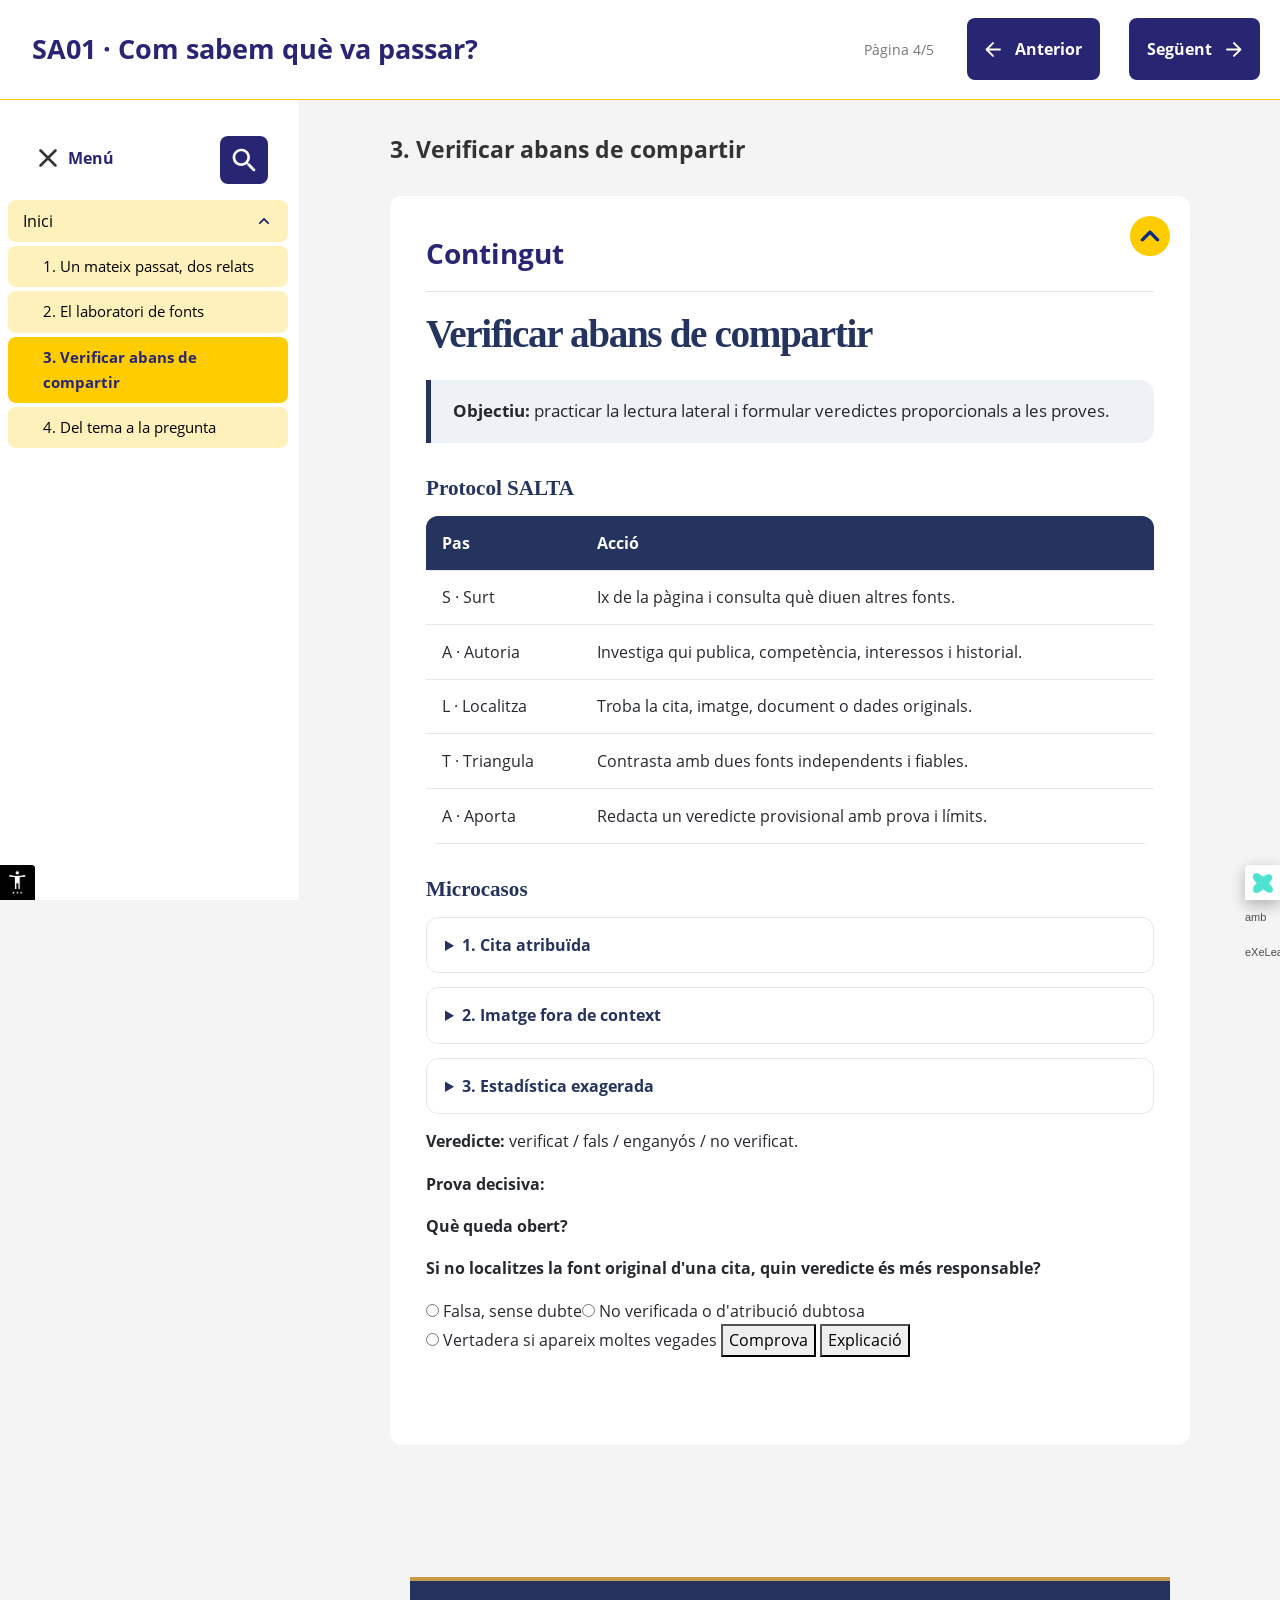
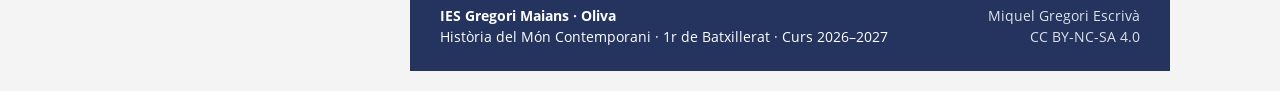
<file: html/3-verificar-abans-de-compartir.html>
<!DOCTYPE html>
<html lang="ca-valencia" id="exe-20260905185818000068">
<head>
<meta charset="utf-8">
<meta name="generator" content="eXeLearning v4.0.3">
<meta name="viewport" content="width=device-width, initial-scale=1">
<title>3. Verificar abans de compartir | SA01 · Com sabem què va passar?</title>
<link rel="icon" type="image/x-icon" href="../libs/favicon.ico">
<meta name="description" content="Situació d'aprenentatge completa sobre fonts, verificació i construcció del coneixement històric.">
<script>document.querySelector("html").classList.add("js");</script><script src="../libs/jquery/jquery.min.js"> </script><script src="../libs/common_i18n.js"> </script><script src="../libs/common.js"> </script><script src="../libs/exe_export.js"> </script><script>window.exeXapi={"odeId":"20260905185818000384","packageTitle":"SA01 · Com sabem què va passar?","language":"ca-valencia"};</script><script src="../libs/xapi/exe_xapi.js"> </script><script src="../search_index.js"> </script><script src="../libs/bootstrap/bootstrap.bundle.min.js"> </script><link rel="stylesheet" href="../libs/bootstrap/bootstrap.min.css">
<script src="../idevices/text/text.js"></script><link rel="stylesheet" href="../idevices/text/text.css">
<script src="../libs/exe_atools/exe_atools.js"> </script><link rel="stylesheet" href="../libs/exe_atools/exe_atools.css">
<link rel="stylesheet" href="../content/css/base.css"><script src="../theme/style.js"> </script><link rel="stylesheet" href="../theme/style.css">
<style>

:root{
  --art-primary:#24345f;
  --art-accent:#c69a4b;
  --art-text:#25282d;
  --art-muted:#667085;
  --art-bg:#f6f7f9;
  --art-card:#ffffff;
  --art-border:#e4e7ec;
}

html,
body{
  font-family:
    Inter,
    -apple-system,
    BlinkMacSystemFont,
    "Segoe UI",
    Arial,
    sans-serif !important;

  color:var(--art-text);
  background:var(--art-bg);
  line-height:1.65;
}

/* FONT DELS TÍTOLS */
.sa h1,
.sa h2,
.sa h3{
  font-family:
    Georgia,
    "Times New Roman",
    serif !important;
}
/* =========================
   CONTENIDOR DE LA SA
========================= */

.sa{
  max-width:1100px;
  margin:0 auto;
  color:var(--art-text);
}

/* =========================
   TÍTOLS
========================= */

.sa > h1,
.sa > h2:first-child{
  font-size:2.45rem !important;
  line-height:1.12;
  letter-spacing:-0.035em;
  color:var(--art-primary) !important;
  margin:0 0 22px;
  font-weight:800 !important;
}

.sa h2{
  color:var(--art-primary) !important;
  font-size:1.8rem !important;
  line-height:1.25;
  font-weight:750 !important;
  letter-spacing:-0.02em;
}

.sa h3{
  color:var(--art-primary) !important;
  font-size:1.32rem !important;
  line-height:1.3;
  font-weight:750 !important;
  margin-top:32px;
  margin-bottom:14px;
}

/* =========================
   HERO / CAPÇALERA
========================= */

.hero{
  background:linear-gradient(
    135deg,
    #ffffff 0%,
    #f3f5f9 100%
  );

  border:1px solid var(--art-border);
  border-radius:22px;

  padding:32px 36px;
  margin-bottom:22px;

  box-shadow:
    0 10px 30px rgba(16,24,40,.06);
}

.hero .small{
  color:var(--art-accent);
  font-size:.8rem;
  text-transform:uppercase;
  letter-spacing:.085em;
  font-weight:800;
  margin:0 0 8px;
}

.hero h2{
  margin:.2rem 0 .7rem !important;
}

.hero p{
  font-size:1.08rem;
  line-height:1.65;
  margin-bottom:0;
}

/* =========================
   PREGUNTA GUIA / REPTE
========================= */

.repte{
  background:#eef2f7;
  border-left:5px solid var(--art-primary);

  padding:18px 22px;
  margin:24px 0 30px;

  border-radius:0 14px 14px 0;

  font-size:1.05rem;
  line-height:1.6;
}

/* =========================
   IDEA CLAU
========================= */

.idea-clau,
.clau{
  background:#fff8e9;
  border-left:5px solid var(--art-accent);

  padding:18px 22px;
  margin:28px 0;

  border-radius:0 14px 14px 0;
}

/* =========================
   IMATGES
========================= */

.image-slot{
  margin:28px 0 38px;
}

.image-slot img{
  width:100% !important;
  max-width:100% !important;
  height:auto !important;

  display:block;
  margin:0 auto;

  border-radius:18px;

  box-shadow:
    0 12px 30px rgba(16,24,40,.12);
}

/* =========================
   RUTA D'APRENENTATGE
========================= */

.route{
  counter-reset:pas;
  list-style:none;
  padding:0;
  margin:20px 0 36px;
}

.route li{
  counter-increment:pas;

  position:relative;

  padding:14px 16px 14px 54px;
  margin-bottom:10px;

  background:#ffffff;
  border:1px solid var(--art-border);
  border-radius:12px;

  box-shadow:
    0 3px 10px rgba(16,24,40,.03);
}

.route li::before{
  content:counter(pas);

  position:absolute;
  left:14px;
  top:50%;
  transform:translateY(-50%);

  width:28px;
  height:28px;

  border-radius:50%;

  background:var(--art-primary);
  color:#ffffff;

  display:flex;
  align-items:center;
  justify-content:center;

  font-size:.82rem;
  font-weight:800;
}

/* =========================
   TARGETES
========================= */

.grid{
  display:grid;
  grid-template-columns:repeat(2,minmax(0,1fr));
  gap:18px;

  margin:18px 0 30px;
}

.card{
  background:var(--art-card);

  border:1px solid var(--art-border);
  border-radius:18px;

  padding:24px;

  box-shadow:
    0 6px 20px rgba(16,24,40,.05);

  transition:
    transform .2s ease,
    box-shadow .2s ease;
}

.card:hover{
  transform:translateY(-3px);

  box-shadow:
    0 10px 28px rgba(16,24,40,.09);
}

.card .icon{
  font-size:2rem;
  line-height:1;
  margin-bottom:12px;
}

.card h3{
  margin-top:0 !important;
  margin-bottom:8px !important;
}

/* =========================
   BOTONS
========================= */

.btn{
  display:inline-block;

  background:var(--art-primary);
  color:#ffffff !important;

  text-decoration:none !important;

  font-weight:750;

  padding:13px 20px;

  border-radius:10px;

  transition:
    transform .2s ease,
    box-shadow .2s ease,
    background .2s ease;
}

.btn:hover{
  transform:translateY(-2px);

  box-shadow:
    0 7px 18px rgba(36,52,95,.22);
}

/* =========================
   IDEVICES
========================= */

.iDevice_wrapper{
  border-radius:18px !important;
  overflow:hidden;

  margin:1.7rem 0 !important;

  box-shadow:
    0 5px 20px rgba(16,24,40,.05);
}

.iDevice_content{
  line-height:1.65;
}

/* =========================
   TAULES
========================= */

table{
  width:100%;

  border-collapse:separate;
  border-spacing:0;

  background:#ffffff;

  border-radius:12px;
  overflow:hidden;
}

th{
  background:var(--art-primary);
  color:#ffffff;

  font-weight:700;
}

th,
td{
  padding:.85rem 1rem;

  border-bottom:
    1px solid var(--art-border);
}

/* =========================
   ENLLAÇOS
========================= */

.sa a:not(.btn){
  color:#345a91;
  text-decoration-thickness:2px;
  text-underline-offset:3px;
}

/* =========================
   DESPLEGABLES HTML
========================= */

details{
  background:#ffffff;

  border:1px solid var(--art-border);
  border-radius:12px;

  margin:14px 0;
  overflow:hidden;
}

details summary{
  cursor:pointer;

  padding:14px 18px;

  font-weight:750;
  color:var(--art-primary);
}

details > *:not(summary){
  margin-left:18px;
  margin-right:18px;
}

/* =========================
   FEEDBACK ACTIVITATS
========================= */

.feedback{
  margin-top:12px;
  padding:12px 15px;

  border-radius:10px;

  font-weight:650;
}

.feedback.ok{
  background:#edf8f1;
  border-left:4px solid #3d8b5a;
}

.feedback.ko{
  background:#fff2f0;
  border-left:4px solid #c9534d;
}

/* =========================
   PEU DE PÀGINA
========================= */

.peu-exe{
  margin-top:60px;

  padding:24px 30px;

  background:var(--art-primary);
  color:#ffffff;

  border-top:4px solid var(--art-accent);

  display:flex;
  justify-content:space-between;
  align-items:center;
  gap:20px;

  font-size:.88rem;
  line-height:1.5;
}

.peu-dreta{
  text-align:right;
  opacity:.85;
}

/* =========================
   RESPONSIVE
========================= */

@media(max-width:760px){

  .sa{
    padding-left:4px;
    padding-right:4px;
  }

  .sa > h1,
  .sa > h2:first-child{
    font-size:1.95rem !important;
  }

  .hero{
    padding:24px 22px;
    border-radius:16px;
  }

  .hero h2{
    font-size:1.5rem !important;
  }

  .grid{
    grid-template-columns:1fr;
  }

  .route li{
    padding-left:50px;
  }

  .peu-exe{
    flex-direction:column;
    align-items:flex-start;
  }

  .peu-dreta{
    text-align:left;
  }

}

/* =========================
   ACCESSIBILITAT
========================= */

a:focus,
button:focus,
summary:focus{
  outline:3px solid rgba(198,154,75,.45);
  outline-offset:3px;
}

/* =========================
   IMPRESSIÓ
========================= */

@media print{

  .card,
  .hero,
  .repte,
  .clau,
  .idea-clau{
    box-shadow:none !important;
  }

  .btn{
    background:none !important;
    color:#000 !important;
    border:1px solid #000;
  }
/* DESPLEGABLES MILLORATS */
details{
  background:#ffffff;
  border:1px solid var(--art-border);
  border-radius:16px;
  margin:22px 0;
  overflow:hidden;

  box-shadow:
    0 6px 18px rgba(16,24,40,.05);

  transition:
    box-shadow .2s ease,
    transform .2s ease;
}

details:hover{
  box-shadow:
    0 10px 24px rgba(16,24,40,.08);
}

/* Capçalera del desplegable */
details summary{
  position:relative;
  cursor:pointer;

  padding:17px 52px 17px 20px;

  background:
    linear-gradient(
      135deg,
      #f7f8fb 0%,
      #eef2f7 100%
    );

  color:var(--art-primary);

  font-weight:800;
  font-size:1.05rem;

  list-style:none;

  user-select:none;
}

/* Elimina el triangle predeterminat */
details summary::-webkit-details-marker{
  display:none;
}

details summary::marker{
  display:none;
}

/* Fletxa pròpia */
details summary::after{
  content:"⌄";

  position:absolute;
  right:20px;
  top:50%;

  transform:
    translateY(-50%)
    rotate(0deg);

  font-size:1.35rem;
  color:var(--art-accent);

  transition:transform .25s ease;
}

/* Quan està obert */
details[open] summary::after{
  transform:
    translateY(-50%)
    rotate(180deg);
}

/* Línia inferior quan està obert */
details[open] summary{
  border-bottom:1px solid var(--art-border);
}

/* Contingut interior */
details > *:not(summary){
  margin-left:20px;
  margin-right:20px;
}

/* Taula dins del desplegable */
details table{
  width:calc(100% - 40px) !important;
  margin:20px auto 22px !important;
}

/* Animació visual suau */
details[open]{
  animation:detailsOpen .18s ease-out;
}

@keyframes detailsOpen{
  from{
    opacity:.85;
    transform:translateY(-2px);
  }

  to{
    opacity:1;
    transform:translateY(0);
  }
/* TAULA ADAPTADA A L'AMPLÀRIA */
.responsive-table{
  width:100% !important;
  max-width:100% !important;
  table-layout:auto !important;
  border-collapse:collapse;
}

.responsive-table th,
.responsive-table td{
  height:auto !important;
  white-space:normal !important;
  overflow-wrap:anywhere;
  vertical-align:top;
}

/* Primera columna més estreta */
.responsive-table th:first-child,
.responsive-table td:first-child{
  width:22%;
}

/* Segona columna aprofita la resta */
.responsive-table th:nth-child(2),
.responsive-table td:nth-child(2){
  width:78%;
}

/* Mòbil */
@media(max-width:700px){
  .responsive-table{
    font-size:.92rem;
  }

  .responsive-table th,
  .responsive-table td{
    padding:10px 8px;
  }
.table-responsive{
  width:100%;
  max-width:100%;
  overflow-x:auto;
}

.art-table{
  width:100% !important;
  max-width:100% !important;
  table-layout:fixed;
  border-collapse:collapse;
  margin:0 !important;
}

.art-table th,
.art-table td{
  white-space:normal !important;
  overflow-wrap:anywhere;
  word-break:normal;
  vertical-align:top;
  padding:14px 16px;
}

/* Repartiment de l'ample */
.art-table th:nth-child(1),
.art-table td:nth-child(1){
  width:28%;
}

.art-table th:nth-child(2),
.art-table td:nth-child(2){
  width:44%;
}

.art-table th:nth-child(3),
.art-table td:nth-child(3){
  width:28%;
}
}
</style>

</head>
<body class="exe-export exe-web-site">
<script>document.body.className+=" js"</script>
<div class="exe-content exe-export pre-js siteNav-hidden"><a href="#20260905185818000068" id="skipNav">Skip to content</a> <nav id="siteNav">
<ul>
<li class="current-page-parent"> <a href="../index.html" class="main-node daddy">Inici</a>
<ul class="other-section">
<li> <a href="../html/1-un-mateix-passat-dos-relats.html" class="no-ch">1. Un mateix passat, dos relats</a>
</li>
<li> <a href="../html/2-el-laboratori-de-fonts.html" class="no-ch">2. El laboratori de fonts</a>
</li>
<li class="active"> <a href="../html/3-verificar-abans-de-compartir.html" class="active no-ch">3. Verificar abans de compartir</a>
</li>
<li> <a href="../html/4-del-tema-a-la-pregunta.html" class="no-ch">4. Del tema a la pregunta</a>
</li>
<li> <a href="../html/5-contrastar-i-contextualitzar.html" class="no-ch">5. Contrastar i contextualitzar</a>
</li>
<li> <a href="../html/6-de-les-proves-a-lexplicacio.html" class="no-ch">6. De les proves a l’explicació</a>
</li>
<li> <a href="../html/7-clinica-de-dossiers.html" class="no-ch">7. Clínica de dossiers</a>
</li>
<li> <a href="../html/8-conclusions-provisionals.html" class="no-ch">8. Conclusions provisionals</a>
</li>
<li> <a href="../html/dossier-dinvestigacio.html" class="no-ch">Dossier d’investigació</a>
</li>
<li> <a href="../html/avaluacio.html" class="no-ch">Avaluació</a>
</li>
<li> <a href="../html/guia-docent.html" class="no-ch">Guia docent</a>
</li>
</ul>
</li>
</ul>
</nav><main id="20260905185818000068" class="page"> <div id="exe-client-search" data-block-order-string="Caja %e" data-no-results-string="Sin resultados.">
</div>
<header class="main-header"> <p class="page-counter"> <span class="page-counter-label">Pàgina </span><span class="page-counter-content"> <strong class="page-counter-current-page">4</strong><span class="page-counter-sep">/</span><strong class="page-counter-total">12</strong></span></p>

<div class="package-header"><p class="package-title">SA01 · Com sabem què va passar?</p></div>
<div class="page-header"><h1 class="page-title">3. Verificar abans de compartir</h1></div>
</header><div id="page-content-20260905185818000068" class="page-content">
<article id="202609051858180000CC" class="box">
<header class="box-head no-icon">
<h1 class="box-title">Contingut</h1>
<button class="box-toggle box-toggle-on" title="Toggle content">
<span>Toggle content</span>
</button></header>
<div class="box-content">
<div id="20260905185818000130" class="idevice_node text" data-idevice-path="../idevices/text/" data-idevice-type="text" data-idevice-component-type="json" data-idevice-json-data="{&quot;ideviceId&quot;:&quot;20260905185818000130&quot;}">
<div class="exe-text-template"><div class="textIdeviceContent"><div class="exe-text-activity"><div><div class="sa">
<div class="meta"><span class="tag">Sessió 3</span><span class="tag">Alfabetització digital</span><span class="tag">Parelles</span></div><h2>Verificar abans de compartir</h2>
<div class="repte"><strong>Objectiu:</strong> practicar la lectura lateral i formular veredictes proporcionals a les proves.</div>
<h3>Protocol SALTA</h3><table><tr><th>Pas</th><th>Acció</th></tr><tr><td>S · Surt</td><td>Ix de la pàgina i consulta què diuen altres fonts.</td></tr><tr><td>A · Autoria</td><td>Investiga qui publica, competència, interessos i historial.</td></tr><tr><td>L · Localitza</td><td>Troba la cita, imatge, document o dades originals.</td></tr><tr><td>T · Triangula</td><td>Contrasta amb dues fonts independents i fiables.</td></tr><tr><td>A · Aporta</td><td>Redacta un veredicte provisional amb prova i límits.</td></tr></table>
<h3>Microcasos</h3><details><summary>1. Cita atribuïda</summary><p>Una publicació afirma: «Napoleó va dir el 1815: “Qui controla el passat controla el futur”». No indica obra, discurs, carta ni arxiu.</p></details><details><summary>2. Imatge fora de context</summary><p>Un compte comparteix el cartell de Riverton com una «fotografia original d’una fàbrica de 1850». La peça porta la data 1892 i és un cartell promocional.</p></details><details><summary>3. Estadística exagerada</summary><p>Un titular afirma que una llei va eliminar completament el treball infantil abans de 1892. El registre mostra un descens del 18% al 9%, però no una desaparició ni la causa del canvi.</p></details>
<div class="fitxa"><p><strong>Veredicte:</strong> verificat / fals / enganyós / no verificat.</p><p><strong>Prova decisiva:</strong></p><span class="linia"></span><span class="linia"></span><p><strong>Què queda obert?</strong></p><span class="linia"></span></div>
<div class="quiz" id="q3"><p><strong>Si no localitzes la font original d&#x27;una cita, quin veredicte és més responsable?</strong></p><label><input type="radio" name="q3" value="0"> Falsa, sense dubte</label><label><input type="radio" name="q3" value="1"> No verificada o d&#x27;atribució dubtosa</label><label><input type="radio" name="q3" value="2"> Vertadera si apareix moltes vegades</label>
    <button type="button" onclick="comprova('q3','1')">Comprova</button>
    <button type="button" onclick="mostra('q3exp')">Explicació</button><p class="feedback" aria-live="polite"></p>
    <p id="q3exp" hidden>L&#x27;absència de font original impedeix confirmar-la, però no sempre permet demostrar que siga falsa.</p></div></div><script>
function comprova(id,answer){
 const box=document.getElementById(id), chosen=box.querySelector('input:checked'), out=box.querySelector('.feedback');
 if(!chosen){out.textContent='Selecciona una resposta.';out.className='feedback ko';return}
 const ok=chosen.value===answer;out.textContent=ok?'Correcte. Continua!':'Encara no. Revisa la font i torna-ho a provar.';out.className='feedback '+(ok?'ok':'ko');
}
function mostra(id){const x=document.getElementById(id);x.hidden=!x.hidden}
</script></div></div></div></div>
</div>
</div>
</article>
</div></main><div class="nav-buttons">
<a href="../html/2-el-laboratori-de-fonts.html" title="Anterior" class="nav-button nav-button-left"><span>Anterior</span></a>
<a href="../html/4-del-tema-a-la-pregunta.html" title="Següent" class="nav-button nav-button-right"><span>Següent</span></a>
</div>
<footer id="siteFooter"><div id="siteFooterContent"><div id="siteUserFooter"> <div><footer class="peu-exe">
  <div>
    <strong>IES Gregori Maians · Oliva</strong><br>
    Història del Món Contemporani · 1r de Batxillerat · Curs 2026–2027
  </div>

  <div class="peu-dreta">
    Miquel Gregori Escrivà<br>
    CC BY-NC-SA 4.0
  </div>
</footer></div>
</div></div></footer>
</div>
<p id="made-with-eXe"> <a href="https://exelearning.net/" target="_blank" rel="noopener"> <span>Creat amb eXeLearning <span>(Nova finestra)</span></span></a></p>
</body>
</html>
</file>
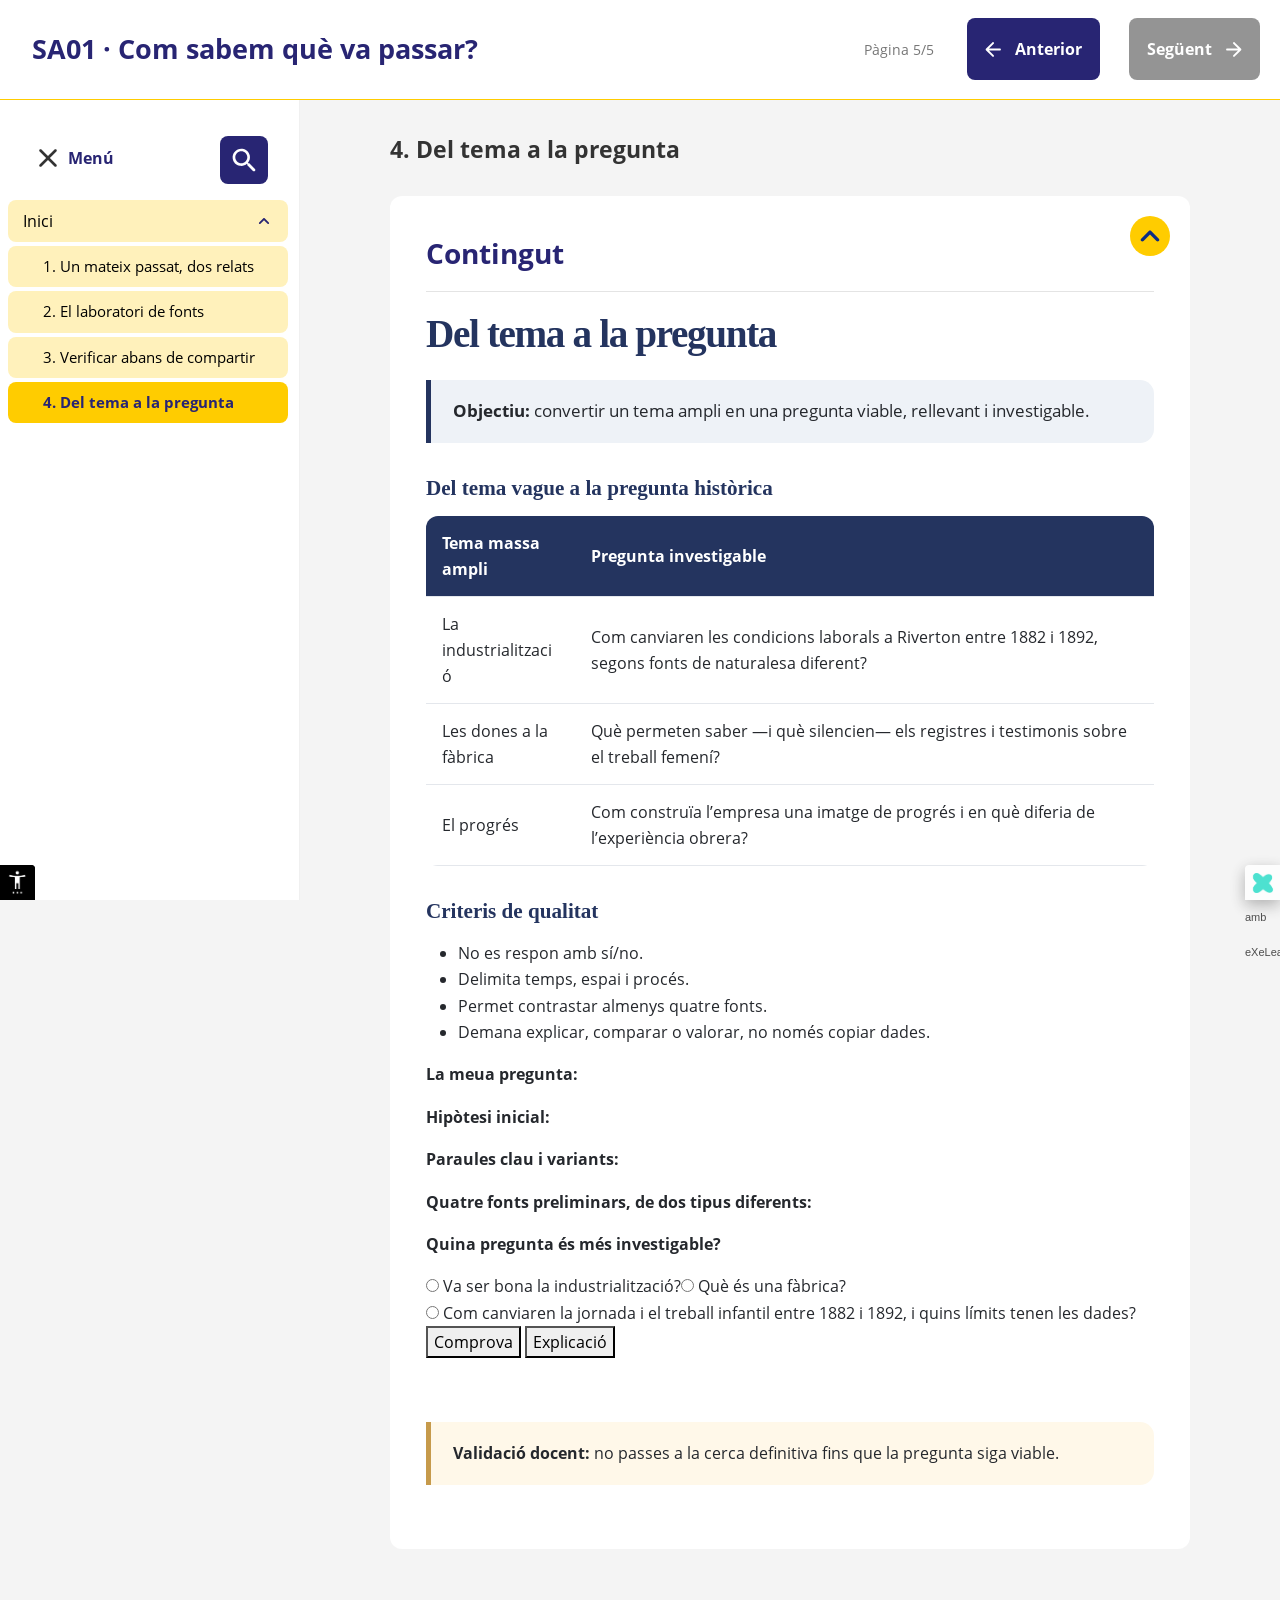
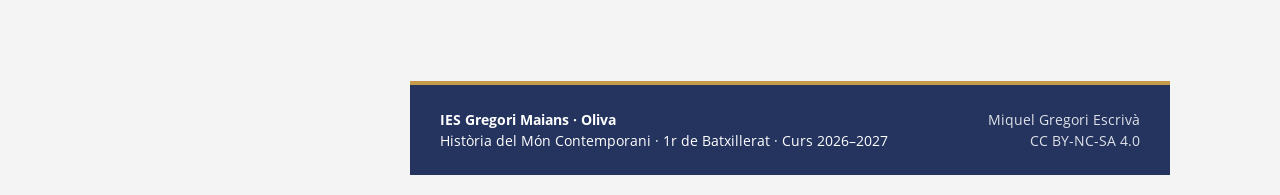
<file: html/4-del-tema-a-la-pregunta.html>
<!DOCTYPE html>
<html lang="ca-valencia" id="exe-20260905185818000069">
<head>
<meta charset="utf-8">
<meta name="generator" content="eXeLearning v4.0.3">
<meta name="viewport" content="width=device-width, initial-scale=1">
<title>4. Del tema a la pregunta | SA01 · Com sabem què va passar?</title>
<link rel="icon" type="image/x-icon" href="../libs/favicon.ico">
<meta name="description" content="Situació d'aprenentatge completa sobre fonts, verificació i construcció del coneixement històric.">
<script>document.querySelector("html").classList.add("js");</script><script src="../libs/jquery/jquery.min.js"> </script><script src="../libs/common_i18n.js"> </script><script src="../libs/common.js"> </script><script src="../libs/exe_export.js"> </script><script>window.exeXapi={"odeId":"20260905185818000384","packageTitle":"SA01 · Com sabem què va passar?","language":"ca-valencia"};</script><script src="../libs/xapi/exe_xapi.js"> </script><script src="../search_index.js"> </script><script src="../libs/bootstrap/bootstrap.bundle.min.js"> </script><link rel="stylesheet" href="../libs/bootstrap/bootstrap.min.css">
<script src="../idevices/text/text.js"></script><link rel="stylesheet" href="../idevices/text/text.css">
<script src="../libs/exe_atools/exe_atools.js"> </script><link rel="stylesheet" href="../libs/exe_atools/exe_atools.css">
<link rel="stylesheet" href="../content/css/base.css"><script src="../theme/style.js"> </script><link rel="stylesheet" href="../theme/style.css">
<style>

:root{
  --art-primary:#24345f;
  --art-accent:#c69a4b;
  --art-text:#25282d;
  --art-muted:#667085;
  --art-bg:#f6f7f9;
  --art-card:#ffffff;
  --art-border:#e4e7ec;
}

html,
body{
  font-family:
    Inter,
    -apple-system,
    BlinkMacSystemFont,
    "Segoe UI",
    Arial,
    sans-serif !important;

  color:var(--art-text);
  background:var(--art-bg);
  line-height:1.65;
}

/* FONT DELS TÍTOLS */
.sa h1,
.sa h2,
.sa h3{
  font-family:
    Georgia,
    "Times New Roman",
    serif !important;
}
/* =========================
   CONTENIDOR DE LA SA
========================= */

.sa{
  max-width:1100px;
  margin:0 auto;
  color:var(--art-text);
}

/* =========================
   TÍTOLS
========================= */

.sa > h1,
.sa > h2:first-child{
  font-size:2.45rem !important;
  line-height:1.12;
  letter-spacing:-0.035em;
  color:var(--art-primary) !important;
  margin:0 0 22px;
  font-weight:800 !important;
}

.sa h2{
  color:var(--art-primary) !important;
  font-size:1.8rem !important;
  line-height:1.25;
  font-weight:750 !important;
  letter-spacing:-0.02em;
}

.sa h3{
  color:var(--art-primary) !important;
  font-size:1.32rem !important;
  line-height:1.3;
  font-weight:750 !important;
  margin-top:32px;
  margin-bottom:14px;
}

/* =========================
   HERO / CAPÇALERA
========================= */

.hero{
  background:linear-gradient(
    135deg,
    #ffffff 0%,
    #f3f5f9 100%
  );

  border:1px solid var(--art-border);
  border-radius:22px;

  padding:32px 36px;
  margin-bottom:22px;

  box-shadow:
    0 10px 30px rgba(16,24,40,.06);
}

.hero .small{
  color:var(--art-accent);
  font-size:.8rem;
  text-transform:uppercase;
  letter-spacing:.085em;
  font-weight:800;
  margin:0 0 8px;
}

.hero h2{
  margin:.2rem 0 .7rem !important;
}

.hero p{
  font-size:1.08rem;
  line-height:1.65;
  margin-bottom:0;
}

/* =========================
   PREGUNTA GUIA / REPTE
========================= */

.repte{
  background:#eef2f7;
  border-left:5px solid var(--art-primary);

  padding:18px 22px;
  margin:24px 0 30px;

  border-radius:0 14px 14px 0;

  font-size:1.05rem;
  line-height:1.6;
}

/* =========================
   IDEA CLAU
========================= */

.idea-clau,
.clau{
  background:#fff8e9;
  border-left:5px solid var(--art-accent);

  padding:18px 22px;
  margin:28px 0;

  border-radius:0 14px 14px 0;
}

/* =========================
   IMATGES
========================= */

.image-slot{
  margin:28px 0 38px;
}

.image-slot img{
  width:100% !important;
  max-width:100% !important;
  height:auto !important;

  display:block;
  margin:0 auto;

  border-radius:18px;

  box-shadow:
    0 12px 30px rgba(16,24,40,.12);
}

/* =========================
   RUTA D'APRENENTATGE
========================= */

.route{
  counter-reset:pas;
  list-style:none;
  padding:0;
  margin:20px 0 36px;
}

.route li{
  counter-increment:pas;

  position:relative;

  padding:14px 16px 14px 54px;
  margin-bottom:10px;

  background:#ffffff;
  border:1px solid var(--art-border);
  border-radius:12px;

  box-shadow:
    0 3px 10px rgba(16,24,40,.03);
}

.route li::before{
  content:counter(pas);

  position:absolute;
  left:14px;
  top:50%;
  transform:translateY(-50%);

  width:28px;
  height:28px;

  border-radius:50%;

  background:var(--art-primary);
  color:#ffffff;

  display:flex;
  align-items:center;
  justify-content:center;

  font-size:.82rem;
  font-weight:800;
}

/* =========================
   TARGETES
========================= */

.grid{
  display:grid;
  grid-template-columns:repeat(2,minmax(0,1fr));
  gap:18px;

  margin:18px 0 30px;
}

.card{
  background:var(--art-card);

  border:1px solid var(--art-border);
  border-radius:18px;

  padding:24px;

  box-shadow:
    0 6px 20px rgba(16,24,40,.05);

  transition:
    transform .2s ease,
    box-shadow .2s ease;
}

.card:hover{
  transform:translateY(-3px);

  box-shadow:
    0 10px 28px rgba(16,24,40,.09);
}

.card .icon{
  font-size:2rem;
  line-height:1;
  margin-bottom:12px;
}

.card h3{
  margin-top:0 !important;
  margin-bottom:8px !important;
}

/* =========================
   BOTONS
========================= */

.btn{
  display:inline-block;

  background:var(--art-primary);
  color:#ffffff !important;

  text-decoration:none !important;

  font-weight:750;

  padding:13px 20px;

  border-radius:10px;

  transition:
    transform .2s ease,
    box-shadow .2s ease,
    background .2s ease;
}

.btn:hover{
  transform:translateY(-2px);

  box-shadow:
    0 7px 18px rgba(36,52,95,.22);
}

/* =========================
   IDEVICES
========================= */

.iDevice_wrapper{
  border-radius:18px !important;
  overflow:hidden;

  margin:1.7rem 0 !important;

  box-shadow:
    0 5px 20px rgba(16,24,40,.05);
}

.iDevice_content{
  line-height:1.65;
}

/* =========================
   TAULES
========================= */

table{
  width:100%;

  border-collapse:separate;
  border-spacing:0;

  background:#ffffff;

  border-radius:12px;
  overflow:hidden;
}

th{
  background:var(--art-primary);
  color:#ffffff;

  font-weight:700;
}

th,
td{
  padding:.85rem 1rem;

  border-bottom:
    1px solid var(--art-border);
}

/* =========================
   ENLLAÇOS
========================= */

.sa a:not(.btn){
  color:#345a91;
  text-decoration-thickness:2px;
  text-underline-offset:3px;
}

/* =========================
   DESPLEGABLES HTML
========================= */

details{
  background:#ffffff;

  border:1px solid var(--art-border);
  border-radius:12px;

  margin:14px 0;
  overflow:hidden;
}

details summary{
  cursor:pointer;

  padding:14px 18px;

  font-weight:750;
  color:var(--art-primary);
}

details > *:not(summary){
  margin-left:18px;
  margin-right:18px;
}

/* =========================
   FEEDBACK ACTIVITATS
========================= */

.feedback{
  margin-top:12px;
  padding:12px 15px;

  border-radius:10px;

  font-weight:650;
}

.feedback.ok{
  background:#edf8f1;
  border-left:4px solid #3d8b5a;
}

.feedback.ko{
  background:#fff2f0;
  border-left:4px solid #c9534d;
}

/* =========================
   PEU DE PÀGINA
========================= */

.peu-exe{
  margin-top:60px;

  padding:24px 30px;

  background:var(--art-primary);
  color:#ffffff;

  border-top:4px solid var(--art-accent);

  display:flex;
  justify-content:space-between;
  align-items:center;
  gap:20px;

  font-size:.88rem;
  line-height:1.5;
}

.peu-dreta{
  text-align:right;
  opacity:.85;
}

/* =========================
   RESPONSIVE
========================= */

@media(max-width:760px){

  .sa{
    padding-left:4px;
    padding-right:4px;
  }

  .sa > h1,
  .sa > h2:first-child{
    font-size:1.95rem !important;
  }

  .hero{
    padding:24px 22px;
    border-radius:16px;
  }

  .hero h2{
    font-size:1.5rem !important;
  }

  .grid{
    grid-template-columns:1fr;
  }

  .route li{
    padding-left:50px;
  }

  .peu-exe{
    flex-direction:column;
    align-items:flex-start;
  }

  .peu-dreta{
    text-align:left;
  }

}

/* =========================
   ACCESSIBILITAT
========================= */

a:focus,
button:focus,
summary:focus{
  outline:3px solid rgba(198,154,75,.45);
  outline-offset:3px;
}

/* =========================
   IMPRESSIÓ
========================= */

@media print{

  .card,
  .hero,
  .repte,
  .clau,
  .idea-clau{
    box-shadow:none !important;
  }

  .btn{
    background:none !important;
    color:#000 !important;
    border:1px solid #000;
  }
/* DESPLEGABLES MILLORATS */
details{
  background:#ffffff;
  border:1px solid var(--art-border);
  border-radius:16px;
  margin:22px 0;
  overflow:hidden;

  box-shadow:
    0 6px 18px rgba(16,24,40,.05);

  transition:
    box-shadow .2s ease,
    transform .2s ease;
}

details:hover{
  box-shadow:
    0 10px 24px rgba(16,24,40,.08);
}

/* Capçalera del desplegable */
details summary{
  position:relative;
  cursor:pointer;

  padding:17px 52px 17px 20px;

  background:
    linear-gradient(
      135deg,
      #f7f8fb 0%,
      #eef2f7 100%
    );

  color:var(--art-primary);

  font-weight:800;
  font-size:1.05rem;

  list-style:none;

  user-select:none;
}

/* Elimina el triangle predeterminat */
details summary::-webkit-details-marker{
  display:none;
}

details summary::marker{
  display:none;
}

/* Fletxa pròpia */
details summary::after{
  content:"⌄";

  position:absolute;
  right:20px;
  top:50%;

  transform:
    translateY(-50%)
    rotate(0deg);

  font-size:1.35rem;
  color:var(--art-accent);

  transition:transform .25s ease;
}

/* Quan està obert */
details[open] summary::after{
  transform:
    translateY(-50%)
    rotate(180deg);
}

/* Línia inferior quan està obert */
details[open] summary{
  border-bottom:1px solid var(--art-border);
}

/* Contingut interior */
details > *:not(summary){
  margin-left:20px;
  margin-right:20px;
}

/* Taula dins del desplegable */
details table{
  width:calc(100% - 40px) !important;
  margin:20px auto 22px !important;
}

/* Animació visual suau */
details[open]{
  animation:detailsOpen .18s ease-out;
}

@keyframes detailsOpen{
  from{
    opacity:.85;
    transform:translateY(-2px);
  }

  to{
    opacity:1;
    transform:translateY(0);
  }
/* TAULA ADAPTADA A L'AMPLÀRIA */
.responsive-table{
  width:100% !important;
  max-width:100% !important;
  table-layout:auto !important;
  border-collapse:collapse;
}

.responsive-table th,
.responsive-table td{
  height:auto !important;
  white-space:normal !important;
  overflow-wrap:anywhere;
  vertical-align:top;
}

/* Primera columna més estreta */
.responsive-table th:first-child,
.responsive-table td:first-child{
  width:22%;
}

/* Segona columna aprofita la resta */
.responsive-table th:nth-child(2),
.responsive-table td:nth-child(2){
  width:78%;
}

/* Mòbil */
@media(max-width:700px){
  .responsive-table{
    font-size:.92rem;
  }

  .responsive-table th,
  .responsive-table td{
    padding:10px 8px;
  }
.table-responsive{
  width:100%;
  max-width:100%;
  overflow-x:auto;
}

.art-table{
  width:100% !important;
  max-width:100% !important;
  table-layout:fixed;
  border-collapse:collapse;
  margin:0 !important;
}

.art-table th,
.art-table td{
  white-space:normal !important;
  overflow-wrap:anywhere;
  word-break:normal;
  vertical-align:top;
  padding:14px 16px;
}

/* Repartiment de l'ample */
.art-table th:nth-child(1),
.art-table td:nth-child(1){
  width:28%;
}

.art-table th:nth-child(2),
.art-table td:nth-child(2){
  width:44%;
}

.art-table th:nth-child(3),
.art-table td:nth-child(3){
  width:28%;
}
}
</style>

</head>
<body class="exe-export exe-web-site">
<script>document.body.className+=" js"</script>
<div class="exe-content exe-export pre-js siteNav-hidden"><a href="#20260905185818000069" id="skipNav">Skip to content</a> <nav id="siteNav">
<ul>
<li class="current-page-parent"> <a href="../index.html" class="main-node daddy">Inici</a>
<ul class="other-section">
<li> <a href="../html/1-un-mateix-passat-dos-relats.html" class="no-ch">1. Un mateix passat, dos relats</a>
</li>
<li> <a href="../html/2-el-laboratori-de-fonts.html" class="no-ch">2. El laboratori de fonts</a>
</li>
<li> <a href="../html/3-verificar-abans-de-compartir.html" class="no-ch">3. Verificar abans de compartir</a>
</li>
<li class="active"> <a href="../html/4-del-tema-a-la-pregunta.html" class="active no-ch">4. Del tema a la pregunta</a>
</li>
<li> <a href="../html/5-contrastar-i-contextualitzar.html" class="no-ch">5. Contrastar i contextualitzar</a>
</li>
<li> <a href="../html/6-de-les-proves-a-lexplicacio.html" class="no-ch">6. De les proves a l’explicació</a>
</li>
<li> <a href="../html/7-clinica-de-dossiers.html" class="no-ch">7. Clínica de dossiers</a>
</li>
<li> <a href="../html/8-conclusions-provisionals.html" class="no-ch">8. Conclusions provisionals</a>
</li>
<li> <a href="../html/dossier-dinvestigacio.html" class="no-ch">Dossier d’investigació</a>
</li>
<li> <a href="../html/avaluacio.html" class="no-ch">Avaluació</a>
</li>
<li> <a href="../html/guia-docent.html" class="no-ch">Guia docent</a>
</li>
</ul>
</li>
</ul>
</nav><main id="20260905185818000069" class="page"> <div id="exe-client-search" data-block-order-string="Caja %e" data-no-results-string="Sin resultados.">
</div>
<header class="main-header"> <p class="page-counter"> <span class="page-counter-label">Pàgina </span><span class="page-counter-content"> <strong class="page-counter-current-page">5</strong><span class="page-counter-sep">/</span><strong class="page-counter-total">12</strong></span></p>

<div class="package-header"><p class="package-title">SA01 · Com sabem què va passar?</p></div>
<div class="page-header"><h1 class="page-title">4. Del tema a la pregunta</h1></div>
</header><div id="page-content-20260905185818000069" class="page-content">
<article id="202609051858180000CD" class="box">
<header class="box-head no-icon">
<h1 class="box-title">Contingut</h1>
<button class="box-toggle box-toggle-on" title="Toggle content">
<span>Toggle content</span>
</button></header>
<div class="box-content">
<div id="20260905185818000131" class="idevice_node text" data-idevice-path="../idevices/text/" data-idevice-type="text" data-idevice-component-type="json" data-idevice-json-data="{&quot;ideviceId&quot;:&quot;20260905185818000131&quot;}">
<div class="exe-text-template"><div class="textIdeviceContent"><div class="exe-text-activity"><div><div class="sa">
<div class="meta"><span class="tag">Sessió 4</span><span class="tag">Disseny de la investigació</span><span class="tag">Individual + parella crítica</span></div><h2>Del tema a la pregunta</h2>
<div class="repte"><strong>Objectiu:</strong> convertir un tema ampli en una pregunta viable, rellevant i investigable.</div>
<h3>Del tema vague a la pregunta històrica</h3><table><tr><th>Tema massa ampli</th><th>Pregunta investigable</th></tr><tr><td>La industrialització</td><td>Com canviaren les condicions laborals a Riverton entre 1882 i 1892, segons fonts de naturalesa diferent?</td></tr><tr><td>Les dones a la fàbrica</td><td>Què permeten saber —i què silencien— els registres i testimonis sobre el treball femení?</td></tr><tr><td>El progrés</td><td>Com construïa l’empresa una imatge de progrés i en què diferia de l’experiència obrera?</td></tr></table>
<h3>Criteris de qualitat</h3><ul><li>No es respon amb sí/no.</li><li>Delimita temps, espai i procés.</li><li>Permet contrastar almenys quatre fonts.</li><li>Demana explicar, comparar o valorar, no només copiar dades.</li></ul>
<div class="fitxa"><p><strong>La meua pregunta:</strong></p><span class="linia"></span><span class="linia"></span><p><strong>Hipòtesi inicial:</strong></p><span class="linia"></span><span class="linia"></span><p><strong>Paraules clau i variants:</strong></p><span class="linia"></span><p><strong>Quatre fonts preliminars, de dos tipus diferents:</strong></p><span class="linia"></span><span class="linia"></span><span class="linia"></span></div>
<div class="quiz" id="q4"><p><strong>Quina pregunta és més investigable?</strong></p><label><input type="radio" name="q4" value="0"> Va ser bona la industrialització?</label><label><input type="radio" name="q4" value="1"> Què és una fàbrica?</label><label><input type="radio" name="q4" value="2"> Com canviaren la jornada i el treball infantil entre 1882 i 1892, i quins límits tenen les dades?</label>
    <button type="button" onclick="comprova('q4','2')">Comprova</button>
    <button type="button" onclick="mostra('q4exp')">Explicació</button><p class="feedback" aria-live="polite"></p>
    <p id="q4exp" hidden>Delimita variables i dates, i incorpora una mirada crítica sobre les proves.</p></div><div class="clau"><strong>Validació docent:</strong> no passes a la cerca definitiva fins que la pregunta siga viable.</div></div><script>
function comprova(id,answer){
 const box=document.getElementById(id), chosen=box.querySelector('input:checked'), out=box.querySelector('.feedback');
 if(!chosen){out.textContent='Selecciona una resposta.';out.className='feedback ko';return}
 const ok=chosen.value===answer;out.textContent=ok?'Correcte. Continua!':'Encara no. Revisa la font i torna-ho a provar.';out.className='feedback '+(ok?'ok':'ko');
}
function mostra(id){const x=document.getElementById(id);x.hidden=!x.hidden}
</script></div></div></div></div>
</div>
</div>
</article>
</div></main><div class="nav-buttons">
<a href="../html/3-verificar-abans-de-compartir.html" title="Anterior" class="nav-button nav-button-left"><span>Anterior</span></a>
<a href="../html/5-contrastar-i-contextualitzar.html" title="Següent" class="nav-button nav-button-right"><span>Següent</span></a>
</div>
<footer id="siteFooter"><div id="siteFooterContent"><div id="siteUserFooter"> <div><footer class="peu-exe">
  <div>
    <strong>IES Gregori Maians · Oliva</strong><br>
    Història del Món Contemporani · 1r de Batxillerat · Curs 2026–2027
  </div>

  <div class="peu-dreta">
    Miquel Gregori Escrivà<br>
    CC BY-NC-SA 4.0
  </div>
</footer></div>
</div></div></footer>
</div>
<p id="made-with-eXe"> <a href="https://exelearning.net/" target="_blank" rel="noopener"> <span>Creat amb eXeLearning <span>(Nova finestra)</span></span></a></p>
</body>
</html>
</file>
<file: idevices/text/text.css>
/* Text iDevice (export CSS) */
.exe-text-activity > div {
    display: flow-root;
}

.exe-text-activity div.inline {
    display: flex;
}

.exe-text-activity div.inline dt {
    margin: 0 0 0 auto;
}

.exe-text-activity div.inline dd {
    margin-left: 10px;
}

.idevice_node.text .iDevice_buttons.feedback-button {
    margin-bottom: 1em;
}
</file>
<file: libs/exe_atools/exe_atools.css>
/* OpenDyslexic: A typeface for Dyslexia (https://opendyslexic.org/) */
/* OpenDyslexic uses the SIL-OFL license */
/* v0.91.12 */
@font-face {
	font-family:opendyslexic;
	font-style:normal;
	font-weight:400;
	src:local('OpenDyslexic'),url(exe_atools_od.woff) format('woff')
}
@font-face {
	font-family:opendyslexic;
	font-style:italic;
	font-weight:400;
	src:local('OpenDyslexic'),url(exe_atools_od_i.woff) format('woff')
}
@font-face {
	font-family:opendyslexic;
	font-style:normal;
	font-weight:700;
	src:local('OpenDyslexic'),url(exe_atools_od_b.woff) format('woff')
}
@font-face {
	font-family:opendyslexic;
	font-style:italic;
	font-weight:700;
	src:local('OpenDyslexic'),url(exe_atools_od_bi.woff) format('woff')
}
body.exe-atools-od .exe-content{font-family:opendyslexic, serif}

/* Atkinson Hyperlegible: Greater legibility and readability for low vision readers (https://brailleinstitute.org/freefont) */
/* Available under the SIL Open Font License */
/* v11 */
/* latin-ext */
@font-face {
  font-family: 'Atkinson Hyperlegible';
  font-style: normal;
  font-weight: 400;
  font-display: swap;
  src: url(exe_atools_ah_ext.woff2) format('woff2');
  unicode-range: U+0100-02AF, U+0304, U+0308, U+0329, U+1E00-1E9F, U+1EF2-1EFF, U+2020, U+20A0-20AB, U+20AD-20CF, U+2113, U+2C60-2C7F, U+A720-A7FF;
}
/* latin */
@font-face {
  font-family: 'Atkinson Hyperlegible';
  font-style: normal;
  font-weight: 400;
  font-display: swap;
  src: url(exe_atools_ah.woff2) format('woff2');
  unicode-range: U+0000-00FF, U+0131, U+0152-0153, U+02BB-02BC, U+02C6, U+02DA, U+02DC, U+0304, U+0308, U+0329, U+2000-206F, U+2074, U+20AC, U+2122, U+2191, U+2193, U+2212, U+2215, U+FEFF, U+FFFD;
}
body.exe-atools-ah .exe-content{font-family:'Atkinson Hyperlegible', sans-serif}

/* Montserrat: High readability (https://fonts.google.com/specimen/Montserrat) */
/* Available under the SIL Open Font License */
/* v26 */
/* cyrillic-ext */
@font-face {
  font-family: 'Montserrat';
  font-style: normal;
  font-weight: 400;
  font-display: swap;
  src: url(exe_atools_mo_cy_ext.woff2) format('woff2');
  unicode-range: U+0460-052F, U+1C80-1C88, U+20B4, U+2DE0-2DFF, U+A640-A69F, U+FE2E-FE2F;
}
/* cyrillic */
@font-face {
  font-family: 'Montserrat';
  font-style: normal;
  font-weight: 400;
  font-display: swap;
  src: url(exe_atools_mo_cy.woff2) format('woff2');
  unicode-range: U+0301, U+0400-045F, U+0490-0491, U+04B0-04B1, U+2116;
}
/* vietnamese */
@font-face {
  font-family: 'Montserrat';
  font-style: normal;
  font-weight: 400;
  font-display: swap;
  src: url(exe_atools_mo_vi.woff2) format('woff2');
  unicode-range: U+0102-0103, U+0110-0111, U+0128-0129, U+0168-0169, U+01A0-01A1, U+01AF-01B0, U+0300-0301, U+0303-0304, U+0308-0309, U+0323, U+0329, U+1EA0-1EF9, U+20AB;
}
/* latin-ext */
@font-face {
  font-family: 'Montserrat';
  font-style: normal;
  font-weight: 400;
  font-display: swap;
  src: url(exe_atools_mo_ext.woff2) format('woff2');
  unicode-range: U+0100-02AF, U+0304, U+0308, U+0329, U+1E00-1E9F, U+1EF2-1EFF, U+2020, U+20A0-20AB, U+20AD-20CF, U+2113, U+2C60-2C7F, U+A720-A7FF;
}
/* latin */
@font-face {
  font-family: 'Montserrat';
  font-style: normal;
  font-weight: 400;
  font-display: swap;
  src: url(exe_atools_mo.woff2) format('woff2');
  unicode-range: U+0000-00FF, U+0131, U+0152-0153, U+02BB-02BC, U+02C6, U+02DA, U+02DC, U+0304, U+0308, U+0329, U+2000-206F, U+2074, U+20AC, U+2122, U+2191, U+2193, U+2212, U+2215, U+FEFF, U+FFFD;
}
body.exe-atools-mo .exe-content{font-family:'Montserrat', sans-serif}

/* eXeAtools: eXeLearning Accessibility Toolbar */
#eXeAtools.loading{display:none}
#eXeAtoolsBtnSet{position:fixed;bottom:0;left:0;z-index:999999;background:#000;border-top-right-radius:4px;width:35px;height:35px}
#eXeAtoolsBtn{position:absolute;top:0;left:0;border-top-right-radius:4px}
#eXeAtoolsSet{display:none;font-size:12px;font-family:Arial, sans-serif;position:fixed;bottom:0;left:0;background:#000;border-top-right-radius:4px;z-index:999999;white-space:nowrap;height:35px}
.exe-atools-on #eXeAtoolsBtnSet{display:none}
.exe-atools-on #eXeAtoolsSet{display:block}

#eXeAtools .sr-av {
    position: absolute!important;
    clip: rect(1px 1px 1px 1px);
    clip: rect(1px, 1px, 1px, 1px);
}

#eXeAtools label{margin:0;padding:0}
#eXeAtools select{margin:0;padding:0;font-size:12px;font-family:Arial, sans-serif;background:#fff;color:#000;border:2px solid #fff; padding:2px 2px 1px 5px;margin:0 5px 0 10px;position:relative;top:6px;vertical-align:top}
#eXeAtools select:focus{border-color:yellow}
#eXeAtools button,
#eXeAtools span{margin:0;padding:0;background:url(exe_atools.png) no-repeat 0 0;width:35px;height:35px;display:inline-block;background-size:auto 35px;cursor:pointer;border:none}
#eXeAtools #eXeAtoolsCloseBtn{background-position:-35px 0;border-top-right-radius:4px}
#eXeAtools #eXeAtoolsLgTextBtn{background-position:-70px 0}
#eXeAtools #eXeAtoolsSmTextBtn{background-position:-105px 0}
#eXeAtools #eXeAtoolsReadBtn{background-position:-140px 0}
#eXeAtools #eXeAtoolsReadBtn.eXeAtoolsReading{background-position:-175px 0}
#eXeAtools #eXeAtoolsTranslateBtn{background-position:-210px 0}
#eXeAtools #eXeAtoolsSetDragHandler{background-position:-245px 0;cursor:move;opacity:.8;margin-right:-10px}
#eXeAtools #eXeAtoolsResetBtn{background-position:-280px 0}
#eXeAtools #eXeAtoolsModeToggler{background-position:-315px 0}
#eXeAtools #eXeAtoolsUppercaseBtn{background:none;background-color:#111;position:relative;display:inline-flex;align-items:center;justify-content:center;vertical-align:top}
#eXeAtools #eXeAtoolsUppercaseBtn:after{content:"Aa";display:block;color:#fff;font:700 15px/1 Arial,sans-serif;line-height:1}
#eXeAtools #eXeAtoolsUppercaseBtn.eXeAtoolsActive:after{color:yellow;text-decoration:underline}
#eXeAtools #eXeAtoolsResetBtn.reset-disabled{opacity:.5;cursor:not-allowed}
#eXeAtools #eXeAtoolsSetDragHandler:hover{opacity:1}
body.exe-atools-uc .exe-content{text-transform:uppercase}

#eXeAtools button:hover,
#eXeAtools button:focus{
opacity:.9
}
#eXeAtools button:focus,#eXeAtools button.eXeAreminder{box-shadow:inset 0 0 0 2px yellow, 0 0 3px 1px yellow;outline:none}
@media print{
    #eXeAtools{display:none!important}
}
</file>
<file: content/css/base.css>
.exe-content{
  background: #fff;
}

.exe-content .page-title{
  font-size: 1.45em;
}

.exe-content .box{
  margin-top: 20px;
  border: 1px solid #dbdbdb;
}

.exe-content .box-head {
  border-bottom: 1px solid #dbdbdb;
}

.exe-export .no-header .box-head {
  border-bottom: 0;
}

.exe-content .box-head .box-title {
  margin: 0;
  font-size: 1.2em;
}

.exe-content a{
  color: #5a7f0c;
}

.exe-content a:hover,
.exe-content a:focus{
  color: #71a300;
}

.exe-content h2{
  font-size: 1.45em;
}
.exe-content h3{
  font-size: 1.35em;
}
.exe-content h4{
  font-size: 1.25em;
}
.exe-content h5{
  font-size: 1.15em;
}

.exe-content a {
    text-decoration: none
}

.exe-content a:hover,
.exe-content a:focus {
    text-decoration: underline
}

/* Underlined links */
.box-content a {
    text-decoration: underline;
}
.box-content a:hover {
    text-decoration: none;
}
.box-content a:focus {
    text-decoration: underline;
}

@media print {
    .external-iframe-src {
        display: block !important;
        margin: 2em 0;
        font-size: .95em;
        text-align: center
    }

    #made-with-eXe {
        display: none
    }
}

.external-iframe {
    border: 0
}

.pre-code {
    background: #112C4A;
    color: #E7ECF1;
    font-family: Monaco, Courier, monospace;
    border-radius: 9px;
    font-size: 12px;
    margin: 2em 1em;
    overflow: auto;
    padding: 20px
}

.highlighted-code {
    margin: 2em 1em;
}

.exe-dl {
    margin-bottom: 2em;
    margin-left: 1.5em
}

.exe-dl dt {
    font-weight: bold
}

.exe-dl dd {
    margin: 1em 1.5em
}

.js .exe-dl dt {
    margin: 1.2em 0 0 0
}

.exe-dl dt a {
    text-decoration: underline
}

.exe-dl .icon {
    font-family: Arial, sans-serif;
    display: block;
    width: 20px;
    height: 20px;
    font-size: 16px;
    margin-right: 1em;
    line-height: 20px;
    text-align: center;
    float: left;
    border-radius: 2px;
    position: relative
}

@media all and (min-width: 1px) {
    .exe-dl dt a {
        align-items: center;
        display: flex;
        text-decoration: none
    }

    .exe-dl .icon {
        height: 18px;
        line-height: 18px;
        width: 18px;
        padding: 1px;
        font: 18px monospace;
        font-weight: bold;
        display: flex;
        justify-content: center;
        align-items: center
    }
}

.exe-dl-toggler {
    height: 20px;
    margin: 1.5em
}

.exe-dl-toggler a {
    margin-left: 0;
    font-weight: bold
}

.js .exe-dl dd {
    display: none;
    padding-left: 0;
    margin: 1em 1em 1em 37px
}

/* Math */
.exe-math {
    display: block;
    margin: 2em 0
}

.exe-math,
.MathJax_Display {
    text-align: left !important
}

.exe-math.position-center,
.position-center .MathJax_Display,
[style*="text-align: center"] .MathJax_Display {
    text-align: center !important
}

.exe-math.position-right,
.position-right .MathJax_Display,
[style*="text-align: right"] .MathJax_Display {
    text-align: right !important
}

.js .show-image .exe-math-code,
.js .show-code .exe-math-img {
    display: none
}

.exe-math-links {
    font-size: .85em
}

.exe-math-inline {
    display: inline;
    margin: 0 .1em !important
}

/* TinyMCE: Images and media */
.exe-figure {
    margin: 2em 0;
    max-width: 100%
}

.position-center {
    margin: 2em auto
}

.position-right {
    margin: 2em 0 2em auto
}

.float-left {
    float: left;
    margin: .5em 1.5em 1em 0
}

.float-right {
    float: right;
    margin: .5em 0 1em 2em
}

.figcaption {
    padding-top: .2em
}

.figcaption.header {
    padding-top: 0;
    padding-bottom: .2em
}

/* TinyMCE templates */
.exe-layout-2-cols,
.exe-layout-3-cols {
    width: 100%
}

.exe-col{
    box-sizing: content-box;
}

.exe-layout-2-cols .exe-col {
    float: left;
    width: 49%
}

.exe-layout-2-cols .exe-col-1 {
    padding-right: 1%
}

.exe-layout-2-cols .exe-col-2 {
    padding-left: 1%
}

.exe-layout-2-30-70 .exe-col {
    width: 69%
}

.exe-layout-2-30-70 .exe-col-1 {
    width: 29%
}

.exe-layout-2-70-30 .exe-col {
    width: 29%
}

.exe-layout-2-70-30 .exe-col-1 {
    width: 69%
}

.exe-layout-3-cols .exe-col {
    float: left;
    width: 32%
}

.exe-layout-3-cols .exe-col-1,
.exe-layout-3-cols .exe-col-2 {
    padding-right: 2%
}

pre.mermaid {
    margin: 1.5em 0;
    text-align: center;
    width: 100%;
    min-width: 200px;
}

/* Blocks */
.exe-block-warning {
    background: #FCF8E3;
    color: #796034;
    border: 1px solid #FAEBCC;
    padding: 0 1em;
    border-radius: 4px
}

p.exe-block-warning {
    padding: 1em
}

.exe-block-alert {
    background: #ffc;
    color: #855000;
    border: 1px solid #FFF099;
    padding: 0 1em;
    border-radius: 4px
}

p.exe-block-alert {
    padding: 1em
}

.exe-block-danger {
    background: #FEF0EF;
    color: #973C3B;
    border: 1px solid #F3DADD;
    padding: 0 1em;
    border-radius: 4px
}

p.exe-block-danger {
    padding: 1em
}

.exe-block-info {
    background: #E1F1F9;
    color: #2B627D;
    border: 1px solid #C9EDF4;
    padding: 0 1em;
    border-radius: 4px
}

p.exe-block-info {
    padding: 1em
}

.exe-block-success {
    background: #E5F3E0;
    color: #336634;
    border: 1px solid #DEEDD1;
    padding: 0 1em;
    border-radius: 4px
}

p.exe-block-success {
    padding: 1em
}

.exe-content .exe-block-warning a,
.exe-content .exe-block-warning a:hover,
.exe-content .exe-block-warning a:focus {
    color: #4F360A
}

.exe-content .exe-block-alert a,
.exe-content .exe-block-alert a:hover,
.exe-content .exe-block-alert a:focus {
    color: #5B2600
}

.exe-content .exe-block-danger a,
.exe-content .exe-block-danger a:hover,
.exe-content .exe-block-danger a:focus {
    color: #6D1211
}

.exe-content .exe-block-info a,
.exe-content .exe-block-info a:hover,
.exe-content .exe-block-info a:focus {
    color: #063853
}

.exe-content .exe-block-success a,
.exe-content .exe-block-success a:hover,
.exe-content .exe-block-success a:focus {
    color: #093C0A
}

div.exe-block-warning,
div.exe-block-alert,
div.exe-block-danger,
div.exe-block-info,
div.exe-block-success {
    margin: 1em 0
}

/* RTL support */
body [dir='rtl'] {
    text-align: start
}

/* Autoclear */
.exe-content .idevice_body,
.exe-clear {
    overflow: auto
}

/* JavaScript on/offf */
.js-hidden {
    display: none;
}

.exe-hidden,
.js-required,
.js .js-hidden,
.exe-mindmap-code {
    display: none
}

.js .js-required {
    display: block
}

.box-toggle {
    display: none;
}

.js .box-toggle {
    display: inline-block;
}

.sr-av,
.js .js-sr-av,
.exe-hidden-accessible,
.js .exe-tooltip-text {
    position: absolute;
    overflow: hidden;
    clip: rect(0 0 0 0);
    clip: rect(0, 0, 0, 0);
    height: 0
}

/* Tables */
.exe-table {
    margin: 2em auto;
    max-width: 100%;
    border: 1px solid #CCC;
    border-collapse: collapse;
    border-spacing: 0
}

.exe-table tr {
    background: #fff
}

.exe-table caption {
    padding: .5em 0;
    text-align: center;
    font-style: italic;
    caption-side: top;
}

.exe-table td,
.exe-table th {
    border: 1px solid #CCC;
    margin: 0;
    padding: 0.5em 1em
}

.exe-table thead {
    background: #ddd;
    color: #000;
    text-align: left
}

.exe-table tr:nth-child(2n-1) td,
.exe-table tbody tr:nth-child(2n-1) th {
    background: #F4F4F4
}

.exe-table tbody tr:nth-child(2n) th {
    background: #F4F4F4
}

.exe-table tbody tr:nth-child(2n-1) th {
    background: #E4E4E4
}

.exe-table thead+tbody tr:nth-child(2n) th {
    background: #fff
}

.exe-table thead+tbody tr:nth-child(2n-1) th {
    background: #F4F4F4
}

.exe-table-minimalist {
    margin: 2em auto;
    border-collapse: collapse
}

.exe-table-minimalist tr {
    background: #fff
}

.exe-table-minimalist thead th {
    color: #000;
    padding: .6em 1.5em .6em .8em;
    border-bottom: 2px solid #CCC;
    text-align: left
}

.exe-table-minimalist td,
.exe-table-minimalist tbody th {
    border-bottom: 1px solid #ccc;
    color: #555;
    padding: .5em 1.5em .5em .8em
}

.exe-table-minimalist tbody tr:hover td,
.exe-table-minimalist tbody tr:hover th {
    color: #222
}

.exe-table-minimalist tr:nth-child(2n-1) td,
.exe-table-minimalist tbody tr:nth-child(2n-1) th {
    background: #F9F9F9
}

.exe-table-minimalist caption {
    text-align: center;
    font-style: italic;
    border-bottom: 2px solid #CCC;
    padding: .6em 0
}

/* Responsive tables */
.exe-table-responsive {
    display: block;
    overflow-x: auto;
    border: none
}

.exe-table-responsive,
.exe-table-responsive th,
.exe-table-responsive tr,
.exe-table-responsive td {
    width: auto !important
}

/* Tooltips */
body .qtip {
    font-size: .85em;
    line-height: 1.5em
}

.qtip .exe-tooltip-text {
    position: relative;
    overflow: auto;
    clip: auto;
    height: auto
}

/* Structured lists */
ol.auto-numbered {
    counter-reset: item
}

.auto-numbered ol {
    counter-reset: item
}

.auto-numbered li {
    display: block
}

.auto-numbered li:before {
    content: counters(item, ".") ".- ";
    counter-increment: item
}

/* Blockquote + Cite */
.exe-quote-cite cite {
    display: block;
    text-align: right;
    margin-top: -.5em
}

/* File information */
.exe-link-data {
    font-size: .8em;
    margin: 0 .2em
}

.exe-link-data abbr {
    cursor: help
}

/* Quote With Authorship */
.styled-qc {
    font-family: Georgia, serif;
    font-style: italic;
    margin: 1.5em 2.5em;
    padding: 0.25em 3.5em;
    position: relative
}

.styled-qc:before {
    display: block;
    content: "\201C";
    font-size: 5em;
    position: absolute;
    left: 0;
    top: -20px
}

/* Responsive design */
iframe,
object,
embed {
    max-width: 100%
}

img,
video {
    max-width: 100%;
    height: auto
}

@media all and (max-width: 992px) {
    .exe-layout-3-cols .exe-col {
        float: none;
        width: 100%;
        padding: 0
    }

    .exe-layout-3-cols .exe-col .exe-figure {
        margin: 2em auto
    }
}

@media all and (max-width: 780px) {
    .styled-qc {
        margin: 1.5em .5em
    }

    .exe-layout-2-cols .exe-col {
        float: none;
        width: 100%;
        padding: 0
    }

    .exe-layout-2-cols .exe-col .exe-figure {
        margin: 2em auto
    }
}

/* Made with eXeLearning */
#made-with-eXe {
    margin: 0;
    position: fixed;
    bottom: 0;
    right: 0
}

#made-with-eXe a {
    text-decoration: none;
    box-shadow: rgba(0, 0, 0, 0.35) 0px 5px 15px;
    border-top-left-radius: 4px;
    color: #222;
    font-size: 11px;
    font-family: Arial, sans-serif;
    line-height: 35px;
    width: 35px;
    height: 35px;
    background: #fff url(../img/exe_powered_logo.png) no-repeat 3px 50%;
    display: block;
    background-size: auto 20px;
    text-decoration: none;
    transition: .5s;
    opacity: .8
}

#made-with-eXe span {
    padding-left: 35px;
    padding-right: 5px
}

#made-with-eXe span span {
    position: absolute;
    overflow: hidden;
    clip: rect(0 0 0 0);
    clip: rect(0, 0, 0, 0);
    height: 0
}

#made-with-eXe a:hover {
    width: auto;
    padding: 0 5px;
    background-position: 5px 50%;
    opacity: 1
}

/* Search bar */
#exe-client-search-reset {
    display: none;
}
#exe-client-search-reset.visible {
    display: inline;
}
.exe-client-search-result{
    padding:0;
    background-color: #FFF3A0;
    color: #1A1A1A;
}

/* Box toggler */
.exe-export article.minimized .box-content{
    display: none;
}

/* BOX no visible */
.exe-export article.novisible.box{
    display: none  !important;
}

/* iDevice no visible */
.exe-export article.box .idevice_node.novisible{
    display: none  !important;
}

/* Teacher mode */
html:not(.mode-teacher) .js .teacher-only {
    display: none !important;
}

/* ========================================
   Architecture v3.1 - Common Theme Overrides
   ========================================
   These rules support the new HTML structure and
   load BEFORE theme-specific styles.
   ======================================== */

/* Navigation: Hide nested sections by default, show active paths */
#siteNav .other-section {
    display: none;
}
#siteNav li.active > .other-section,
#siteNav li.current-page-parent > .other-section {
    display: block;
}

/* Site footer extra section */
#siteFooterExtra {
    margin-bottom: 2em;
    color: #555;
    font-size: 0.95em;
}

/* Footer with neither license nor "Page footer" content: themes give #siteFooter
   a background and border, so an empty one shows as a stray bar. Hidden here so
   every theme (including custom ones) gets it, and so a theme that wants to keep
   showing it can opt out by overriding display. */
#siteFooter.siteFooter-empty {
    display: none;
}

/* Skip navigation link */
#skipNav {
    position: fixed;
    top: -50px;
    left: 50%;
    transform: translateX(-50%);
    background-color: #000;
    color: #fff;
    text-align: center;
    font-weight: bold;
    font-size: 0.95em;
    text-decoration: underline;
    padding: 0.5em 1em;
    z-index: 1000;
    display: inline-block;
    box-shadow: 0 2px 5px rgba(0,0,0,0.3);
    outline: 3px solid #fff;
    outline-offset: -3px;
    transition: top 0.3s ease, opacity 0.3s ease;
}

#skipNav:focus {
    top: 5px;
}

/* Print styles for header elements */
@media print {
    body #header,
    body #emptyHeader,
    body #nodeDecoration {
        height: auto !important;
        min-height: 0;
        border: none;
        padding: 0;
    }
    body #headerContent {
        padding-top: 40px;
    }
}
</file>
<file: theme/style.css>
@charset "UTF-8";
@font-face {
    font-family: "Open Sans";
    font-style: normal;
    font-weight: 400;
    src: local("Open Sans"), local("OpenSans"),
        url(fonts/open-sans.woff2) format("woff2"),
        url(fonts/open-sans.woff) format("woff");
}
@font-face {
    font-family: "Open Sans";
    font-style: normal;
    font-weight: 700;
    src: local("Open Sans Bold"), local("OpenSans-Bold"),
        url(fonts/open-sans-bold.woff2) format("woff2"),
        url(fonts/open-sans-bold.woff) format("woff");
}

.page > header .package-title,
.siteNav-off .page > header .package-title,
.exe-single-page .package-header .package-title {
    width: calc(100% - 470px);
    white-space: nowrap;
    overflow: hidden;
    text-overflow: ellipsis;
    margin-bottom: .3em;
    line-height: 1.2em;
}

.exe-teacher-mode-toggler .page > header .package-title,
.exe-teacher-mode-toggler.siteNav-off .page > header .package-title {
    width: calc(100% - 550px);
}

main header:not(#head) {
    padding: 0 !important;
    margin: 0 !important;
    max-width: none !important;
}

.exe-web-site main.page {
    box-sizing: border-box;
    width: 100%;
    padding-left: 300px;
    padding-bottom: 40px;
}

.exe-scorm .page > header .package-title,
.exe-scorm .siteNav-off .page > header .package-title,
.exe-ims .page > header .package-title,
.exe-ims .siteNav-off .page > header .package-title,
.exe-epub .page > header .package-title,
.exe-epub .siteNav-off .page > header .package-title,
.exe-ims .page > header .package-title,
.exe-single-page .package-header .package-title {
    width: 100%;
}

.package-subtitle {
    width: 100%;
    position: absolute;
    left: 32px;
    bottom: -.2em;
    font-size: .9em;
    color: #777;
}

.exe-web-site .package-subtitle {
    max-width: 70%;
    white-space: nowrap;
    text-overflow: ellipsis;
    overflow: hidden;
}

@media (max-width: 750px) {
    .package-subtitle {
        font-size: 1em;
    }
}

body:has(.package-subtitle) .package-title,
body.exe-single-page:has(.package-subtitle) .package-node h1 {
    position:relative;
    top: -.33em;
}

.page > header {
    position: fixed;
    top: 0;
    right: 0;
    left: 0;
    z-index: 400;
    height: 100px;
    display: flex !important;
    align-items: center;
    background-color: #fff;
    /* background:#fff url(img/logo.png) no-repeat 32px 15px/ 132px; */
    border-bottom: 1px solid #ffcc00;
}

.page-title {
    font-weight: bold;
}

.exe-single-page .page-title {
    margin-top: 20px;
}

.page > header .package-title {
    padding-left: 32px;
    color: #282573;
    margin: 0;
}

body.exe-export {
    padding: 1em 0;
}

body.exe-web-site {
    padding: 0;
}

.exe-web-site .package-header {
    width: 100%;
}

body.exe-scorm .package-title,
body.exe-ims .package-title,
body.exe-epub .package-title{
    position: absolute;
    top: 20px;
    left: 0;
    font-weight: normal;
    font-size: .95em;
    color: #777;
}

body.exe-scorm:has(.package-subtitle) .page-title,
body.exe-ims:has(.package-subtitle) .page-title,
body.exe-epub:has(.package-subtitle) .page-title{
    margin-top: 30px;
}

body.exe-scorm .page-counter,
body.exe-ims .page-counter,
body.exe-epub .page-counter{
    position: absolute;
    top: 20px;
    right: 20px;
}

body.exe-scorm #teacher-mode-toggler-wrapper,
body.exe-ims #teacher-mode-toggler-wrapper,
body.exe-epub #teacher-mode-toggler-wrapper{
    position: absolute;
    top: 30px;
    right: 20px;
}

body.exe-scorm .package-subtitle,
body.exe-ims .package-subtitle,
body.exe-epub .package-subtitle {
    position: absolute;
    clip: rect(1px 1px 1px 1px); /* IE6, IE7 */
    clip: rect(1px, 1px, 1px, 1px);
}

body.exe-scorm .page-title,
body.exe-ims .page-title,
body.exe-epub .page-title {
    padding: 0 32px;
}

@media (max-width: 750px) {
    body.exe-scorm .page-title,
    body.exe-ims .page-title,
    body.exe-epub .page-title {
        padding: 0 24px;
    }
    body.exe-scorm .page > header .package-title,
    body.exe-ims .page > header .package-title,
    body.exe-epub .page > header .package-title {
        padding-left: 24px;
    }
}

.exe-content a {
    color: #0d77d1;
}
.exe-content a:hover,
.exe-content a:focus {
    color: #0a60ab;
    text-decoration: none;
}

/* Effects */
.exe-accordion .fx-accordion-title, 
.fx-pagination .fx-current a {
    background-color:#1B1866;
}
.exe-fx a{
    color: #423F8D;
}
.exe-fx a:hover,
.exe-fx a:focus {
    color: #5B58A6;
}

.exe-download-package-link a {
    background: #282573;
    color: #fff;
}

.exe-download-package-link a:hover {
    background-color: #0f0b67;
    color: #fff;
    text-decoration: none;
}

#node-content-container.exe-content #node-content {
    padding-top: 20px;
    padding-bottom: 20px;
    max-width: 1280px;
    margin: 0 auto;
    display: block;
}

body.exe-export,
.exe-content {
    font-family: "Open Sans";
    color: #333;
    background-color: #f4f4f4;
}

body#tinymce {
    font-family: "Open Sans";
}

.js .exe-export .exe-content {
    min-height: calc(100vh - 30px);
}

.js .in-iframe .exe-content {
    min-height: 0;
}

.exe-content .package-title {
    color: #333333;
    font-size: 1.7rem;
    text-align: left;
    font-weight: 700;
}

.exe-content .package-title,
.exe-single-page .package-header .package-title {
    font-size: 1.7rem;
    text-align: left;
    font-weight: 700;
    color: #282573;
}

.exe-single-page .package-header > h1 {
    padding-left: 32px !important;
}

.exe-single-page .package-node {
    margin-bottom: 3.5em;
}

.exe-content .box {
    margin: 32px 0;
    border: none;
}

.exe-content .box-head {
    border-bottom: 0;
}

#node-content-container.exe-content .box {
    border: 1px dotted #ddd;
}
#node-content-container.exe-content .box.hidden-idevices {
    border-style: solid;
}

.exe-content .box header {
    min-height: 60px;
    border-bottom: 1px solid #e4e4e4;
}

.exe-content .box-head .box-title {
    color: #282573;
    font-size: 1.75rem !important;
    font-weight: 700;
}

/* Teacher mode visual indicator */
.exe-content article.box.teacher-only {
    border: 3px solid #FC0;
}

.exe-content .box.teacher-only header {
  border-bottom-color: #282573;
}

.exe-content article.box .idevice_node.teacher-only {
    border: 3px solid #FC0;
    border-radius: 12px;
    padding: 16px;
}

#node-content article.box.exe-teacher-highlight,
#node-content .idevice_node.exe-teacher-highlight {
    border: 3px solid #FC0 !important;
}

.exe-content .box-head .exe-icon {
    float: left;
}

.exe-web-site .page-content,
#exe-client-search,
.exe-web-site main > header,
.exe-web-site #siteFooterContent,
.exe-export .exe-content {
    max-width: 1280px;
    padding: 0 90px;
    margin: 0 auto 0 auto;
}

.exe-web-site .page-content {
    margin: 40px auto 0 auto;
}

.exe-web-site .exe-content {
    max-width: none;
    padding: 0;
}

body.exe-export.exe-scorm {
    padding: 0;
}

.exe-export main {
    padding-top: 1.5em;
}
.exe-scorm .exe-export main {
    padding-top: 5em;
    padding-bottom: 1em;
}
.exe-web-site main {
    padding-top: 6em;
}
.exe-content.cover-on .exe-interactive-video,
.exe-content .exe-interactive-video {
    width: 100%;
}
.exe-export main {
    padding-top: 6em;
}
.exe-web-site main {
    padding-top: 6em;
}

body.exe-export.exe-scorm .exe-content,
body.exe-export.exe-ims .exe-content,
body.exe-export.exe-epub .exe-content {
    padding: 0 40px;
}

/* siteNav */
#siteNav {
    float: left;
    border-right: 1px solid #f0f0f0;
    width: 300px;
    padding-top: 200px;
    padding-left: 8px;
    background-color: #ffffff;
    height: 100vh;
    z-index: 1;
    overflow: auto;
    scrollbar-width: none;
    transition: left 0.3s ease;
    left: 0;
    top: 100px;
    overflow: visible;
}

#siteNav::-webkit-scrollbar {
    display: none;
}

#siteNav > ul {
    max-height: calc(100vh - 230px);
    overflow-y: auto;
    margin: 0;
    padding: 0;
}

#siteNav > ul::-webkit-scrollbar {
    display: none;
}

#siteNav .other-section {
    display: none;
}
#sidebar-nav.fixed,
#sidebar-nav {
    position: fixed;
}
.siteNav-off #siteNav {
    display: none;
}

.exe-web-site #siteFooter {
    padding-left: 320px;
    padding-right: 20px;
    transition: padding 0.3s ease;
}
.exe-web-site main.page {
    box-sizing: border-box;
    width: 100%;
    padding-left: 300px;
    padding-bottom: 40px;
    transition: padding 0.3s ease;
}
.siteNav-off main.page,
.siteNav-off #siteFooter {
    padding-left: 0;
}
#siteNav ul,
#siteNav li {
    margin: 0;
    padding: 0;
    list-style: none;
}
#siteNav li {
    margin-bottom: 4px;
}

#siteNav li > ul {
    margin-top: 4px;
}

#siteNav a {
    color: #000;
    display: block;
    padding: 8px 15px;
    border-radius: 8px;
    max-width: 280px;
    transition: background-color 0.5s ease;
}

#siteNav a.active {
    color: #282573;
    background-color: #ffcc00;
    font-weight: bold;
    margin-bottom: 4px;
}

#siteNav a.highlighted-link {
    color: #000;
    margin-top: 10px;
    background: #f1f1f1 url(img/book.svg) no-repeat 8px center;
    padding-left: 42px;
}

#siteNav a.highlighted-link.active {
    background: #ffcc00 url(img/book_color.svg) no-repeat 8px center !important;
    color: #282573;
}

#siteNav a.highlighted-link:hover {
    background: #ffd940 url(img/book_color.svg) no-repeat 8px center !important;
    color: #282573;
}
#siteNav a.highlighted-link:focus {
    background: #ffcc00 url(img/book_color.svg) no-repeat 8px center !important;
    color: #282573;
}

#siteNav a.highlighted-link {
    margin-top: 10px;
}

#siteNav a.highlighted-link:hover,
#siteNav a.highlighted-link:focus {
    background: #ffd940;
}

#siteNav a:hover {
    background: #ffd940;
    text-decoration: none;
}

#siteNav ul ul a {
    padding-left: 35px;
    font-size: 0.95em;
    background-color: #fff1bb;
}

.current-page-parent a {
    background-color: #fff1bb;
    margin-bottom: 4px;
}

#siteNav ul ul ul a {
    padding-left: 55px;
    font-size: 0.9em;
}

#siteNav ul ul ul ul a {
    padding-left: 75px;
}

.daddy {
    position: relative;
    padding-right: 48px !important;
    background-color: #fff;
}
.active .active.daddy { background-color: #ffd940; }
.active .daddy { background-color: #fff1bb; }
#siteNav .current-page-parent > .daddy { background-color: #fff1bb; }
.current-page-parent .daddy { background-color: #fff1bb; }
.daddy:hover,
.active.daddy:hover { background-color: #ffd940; }

/* Submenu toggle button (chevron) — dark on light backgrounds.
   Uses background-image (not CSS mask) so the icon also works under file://
   without running into CORS restrictions on mask resources. */
#siteNav a.daddy > button {
    position: absolute;
    top: 50%;
    right: 8px;
    transform: translateY(-50%);
    width: 32px;
    height: 32px;
    padding: 0;
    border: 0;
    background-color: transparent;
    background-image: url(img/arrow_down.svg);
    background-repeat: no-repeat;
    background-position: center;
    background-size: 22px;
    transition: transform 0.2s ease;
    cursor: pointer;
}
#siteNav a.daddy > button.closed-ul {
    transform: translateY(-50%) rotate(0);
}
#siteNav a.daddy > button.open-ul {
    transform: translateY(-50%) rotate(180deg);
}

/* pagination */
.nav-buttons .nav-button,
button.toggler {
    position: fixed;
    top: 18px;
    right: 65px;
    display: inline-block;
    width: auto;
    height: auto;
    background-image: url(img/arrow_back.svg);
    background-size: 24px;
    background-color: #282573;
    background-repeat: no-repeat;
    border-radius: 8px;
    z-index: 999;
    border: 0;
    transition: background-color 0.5s ease;
    padding: 18px;
    color: #fff;
    font-weight: 600;
}

.nav-buttons span.nav-button {
    opacity: 0.5;
    filter: grayscale(1);
    cursor: not-allowed;
}
.nav-buttons .nav-button-left {
    background-position: left 14px center;
    padding-left: 48px;
    right: 180px;
}
.nav-buttons .nav-button-right {
    background-position: right 14px center;
    padding-right: 48px;
    background-image: url(img/arrow_forward.svg);
    right: 20px;
}

button#siteNavToggler {
    left: 10px;
    top: 130px;
    padding: 8px 8px 8px 19px;
    width: 100px;
    height: 40px;
    border-radius: 8px;
    box-sizing: content-box;
    background: #fff url(img/menu_open.svg) no-repeat 22px / 32px;
}
#siteNavToggler:hover {
    background-color: #f4f4f4;
}

.siteNav-off button#siteNavToggler {
    left: 0;
    top: 130px;
    padding: 8px 8px 8px 19px;
    width: 100px;
    border-radius: 0 8px 8px 0;
    background: #282573 url(img/menu_closed.svg) no-repeat 22px / 32px;
}
.siteNav-off button#siteNavToggler:hover {
    background-color: #191748;
}

#siteNavToggler .sr-av {
    visibility: visible;
    position: static;
    padding-left: 24px;
    color: #282573;
    font-size: 1rem;
    font-weight: 600;
}
.siteNav-off #siteNavToggler .sr-av {
    color: #fff;
}

.nav-buttons a:hover,
.nav-buttons a:focus,
button.toggler:hover,
button.toggler:focus {
    background-color: #191748;
    border-color: #191748;
    color: #fff;
    text-decoration: none;
}

#exe-client-search-reset span,
#packageLicense .license-label {
    position: absolute;
    clip: rect(1px 1px 1px 1px);
    clip: rect(1px, 1px, 1px, 1px);
}

.box-toggle span {
    display: none;
}
/* Box toggler */
.box {
    background-color: #ffffff;
    border: 1px solid #eaecf0;
    border-radius: 12px;
    padding: 2.25rem;
    margin-bottom: 32px;
}

.exe-export .box {
    position: relative;
}
.exe-export .box-toggle {
    width: 40px;
    height: 40px;
    background: url(img/arrow.svg);
    background-size: auto 40px;
    border-radius: 50%;
    border: 0;
    position: absolute;
    top: 20px;
    right: 20px;
    background-color: #ffcc00;
    transition: transform 0.2s ease-in-out;
}
.exe-export .box-head:hover .box-toggle,
.exe-export .box-toggle:focus {
    opacity: 1;
}

.exe-export .minimized .box-toggle {
    transform: rotate(180deg);
}

#node-content-container.exe-content .box-head .exe-icon {
    width: 60px;
    height: 60px;
    font-size: 40px;
}

#node-content-container.exe-content .box-head .exe-icon img {
    height: 40px;
}

.exe-export .box-icon img {
    display: block;
    float: left;
    margin-right: 10px;
}

.exe-export .box-icon img {
    width: 40px;
    height: auto;
}

.exe-export .box-title {
    padding-top: 5px;
}

.exe-export .box.minimized .box-head {
    border-bottom: 1px solid #ddd;
}

.exe-export .box.no-header.minimized .box-head {
    border-color: #fff;
}

.exe-export .box .box-content {
    padding-top: 20px;
}

.exe-export .box.no-header .box-content {
    background: none;
    border: none;
    padding: 20px 0;
}

/* Licenses */
#packageLicense {
    text-align: left;
    font-size: 0.9em;
    color: #555;
    line-height: 1em;
    margin: 2.5em 0 2em 0;
    border: 1px solid transparent;
    border-radius: 2px;
}
#packageLicense p {
    margin: 0;
}
#packageLicense a {
    color: #666;
    text-transform: capitalize;
    display: inline-block;
    white-space: nowrap;
    text-overflow: ellipsis;
    max-width: 100%;
    overflow: hidden;
    line-height: 15px;
}
#packageLicense a:hover,
#packageLicense a:focus {
    text-decoration: none;
    color: #b04721;
}
#packageLicense.propietary {
    position: absolute;
    overflow: hidden;
    clip: rect(0, 0, 0, 0);
    height: 0;
}
#packageLicense.cc {
    padding: 0 20px 0 90px;
    background: url(img/licenses.gif) no-repeat 0 0;
}
#packageLicense.cc-by-sa {
    background-position: 0 -100px;
}
#packageLicensea.cc-by-nd {
    background-position: 0 -200px;
}
#packageLicense.cc-by-nc {
    background-position: 0 -300px;
}
#packageLicense.cc-by-nc-sa {
    background-position: 0 -400px;
}
#packageLicense.cc-by-nc-nd {
    background-position: 0 -500px;
}
#packageLicense.cc-0 {
    background-position: 0 -600px;
}
/* Page footer */
#siteUserFooter {
    margin-bottom: 20px;
}
/* iDevice buttons */
.exe-content .iDevice_buttons input,
.exe-content .iDevice_buttons button {
    background: #fff;
    color: #555;
    border: 1px solid #ccc;
    padding: 4px 10px;
    border-radius: 4px;
    transition: 0.5s ease;
}
.exe-content .iDevice_buttons input:hover,
.exe-content .iDevice_buttons input:focus,
.exe-content .iDevice_buttons button:hover,
.exe-content .iDevice_buttons button:focus {
    box-shadow: 2px 2px 4px #dbdbdb;
    color: #000;
    border-color: #bbb;
}

/* Page counter */
.page-counter {
    text-align: right;
    margin: 0 0 0.5em 0;
    font-size: 0.9em;
    color: #777;
    font-weight: 300;
    background: #fff;
}

.exe-web-site .page-counter {
    position: fixed;
    top: 38px;
    right: 346px;
    margin: 0;
    padding: 0;
    font-size: 0.9em;
    color: #777;
    text-align: right;
}

.exe-teacher-mode-toggler.exe-web-site .page-counter {
    right: 450px;
}

/* Search bar */
body.siteNav-off.exe-search-on button#searchBarTogger,
body.exe-search-on button#searchBarTogger {
    display: inline-block;
}
#exe-client-search-form p {
    margin-top: 2em;
}
#exe-client-search-form p {
    display: flex;
    width: 100%;
    flex-direction: row;
    flex-wrap: nowrap;
    gap: 6px;
}
button#searchBarTogger {
    right: auto;
    left: 220px;
    top: 136px;
    background: #282573 url(img/search.svg) no-repeat center / 32px;
    width: 48px;
    height: 48px;
    display: none;
}
.siteNav-off button#searchBarTogger {
    top: 220px;
    left: 0px;
    padding-left: 50px;
    border-radius: 0 8px 8px 0;
    display: none;
}
#exe-client-search {
    display: none;
    margin-bottom: 30px;
}
#exe-client-search-text {
    flex: 1 1 auto;
    min-width: 0;
    display: inline;
}
#exe-client-search-submit {
    text-indent: -999em;
    background: #ffcc00 url(img/icons.png) no-repeat -41px -1px;
    background-size: auto 40px;
    width: 38px;
    height: 38px;
    border: none;
    border-radius: 4px;
}
#exe-client-search-reset.visible {
    background: url(img/icons.png) no-repeat -242px -1px;
    background-size: auto 40px;
    width: 38px;
    height: 38px;
    display: inline-block;
    vertical-align: middle;
    opacity: 0.6;
    border-radius: 4px;
}
#exe-client-search-reset:hover,
#exe-client-search-reset:focus {
    opacity: 1;
}
#exe-client-search-submit:hover,
#exe-client-search-submit:focus {
    background-color: #ffcc00;
}
#exe-client-search-results-list ul,
#exe-client-search-results-list li {
    margin: 2em 0;
    padding: 0;
    list-style: none;
}
#exe-client-search-results-list li {
    margin: 0 0 1em 0;
}
#exe-client-search-results-list p {
    margin-top: 2em;
}

/* Modo docente */

#teacher-mode-toggler-wrapper {
    float: none;
    position: absolute;
    top: 18px;
    right: 335px;
    display: flex;
    align-items: center;
    padding: 4px 36px 4px 4px;
    margin: 0 10px 0 0;
    height: 64px;
    background-image: url(img/teacher_hat.svg);
    background-repeat: no-repeat;
    background-position: right center;
    background-size: 28px;
}
#teacher-mode-toggler-wrapper .form-check-label {
    position: absolute;
    clip: rect(1px 1px 1px 1px); /* IE6, IE7 */
    clip: rect(1px, 1px, 1px, 1px);
}
#teacher-mode-toggler-wrapper .form-check-input {
    width: 2.6em;
    height: 1.4em;
}
#teacher-mode-toggler-wrapper .form-check-input:checked {
    background-color: #ffcc00;
    border-color: #ffcc00;
}
#teacher-mode-toggler-wrapper .form-check-input:focus {
    border-color: #ffcc00;
    box-shadow: 0 0 0 0.25rem rgba(255, 204, 0, 0.25);
}
#teacher-mode-toggler-wrapper .form-check-input:focus {
    background-image: url(img/switch.svg);
    background-size: 16px;
    background-repeat: no-repeat;
    background-position: left 1.6px center;
}
.mode-teacher #teacher-mode-toggler-wrapper .form-check-input:focus {
    background-image: url(img/switch_white.svg);
    background-position: right 1.6px center;
}

@media (max-width: 1440px) {
    .siteNav-off button#siteNavToggler span {
        display: none;
    }
    .siteNav-off button#siteNavToggler {
        width: 56px;
    }
}

@media (max-width: 1200px) {
    body.cover-on #activity {
        width: 100% !important;
    }
    #activity {
        width: 100%;
        margin: 0 auto;
    }
    #activity #player {
        width: 100% !important;
        max-width: 100% !important;
    }
}

@media (max-width: 1024px) {
    .nav-buttons .nav-button span {
        display: none;
    }
    .nav-buttons .nav-button {
        height: 60px;
    }
    .nav-buttons .nav-button-right {
        right: 20px;
        background-position: center;
    }
    .nav-buttons .nav-button-left {
        right: 100px;
        background-position: center;
    }
    .page > header .package-title,
    .siteNav-off .page > header .package-title {
        width: calc(100% - 230px);
    }
    .exe-teacher-mode-toggler.exe-web-site .page-counter,
    .exe-web-site .page-counter {
        right: 193px;
        top: 12px;
    }
    .page-counter-label {
        display: none;
    }
    #teacher-mode-toggler-wrapper {
        right: 182px;
    }
    #teacher-mode-toggler-wrapper:hover {
        background-color: transparent;
    }
    #teacher-mode-toggler-wrapper .form-check-input {
        margin: 0 !important;
    }
    .exe-teacher-mode-toggler .page > header .package-title,
    .exe-teacher-mode-toggler.siteNav-off .page > header .package-title {
        width: calc(100% - 320px);
    }
}

@media (max-width: 750px) {
    .exe-web-site .page-content {
        padding: 0 20px;
    }
    .exe-web-site .page-content {
        margin: 0;
    }

    #sidebar-nav {
        position: static !important;
        width: 100%;
        padding: 190px 0 0 0;
    }

    #siteNav {
        float: none;
        border-right: 1px solid #f0f0f0;
        width: 100%;
        padding-top: 200px;
        padding-left: 8px;
        background-color: #ffffff;
        height: auto;
        padding: 16px 16px 8px 16px;
    }
    #siteNav a {
        width: 100%;
        max-width: none;
    }

    button#siteNavToggler {
        right: 16px;
        left: 16px;
        top: 120px;
        border-radius: 0.75rem;
        width: auto;
        padding: 16px;
        height: 20px;
        border: 1px solid #ebe9e9;
        background: #ffffff url(img/menu_open.svg) no-repeat 12px center / 32px;
        font-weight: 700;
        position: absolute;
        z-index: 0;
    }

    button#siteNavToggler span {
        display: block;
        color: #000000;
        overflow: visible;
        width: auto;
        height: auto;
        text-align: left;
        padding-left: 40px;
    }

    .exe-web-site main.page {
        padding-left: 0;
        padding-top: 0;
    }

    .siteNav-off button#siteNavToggler {
        right: 16px;
        left: 16px;
        top: 120px;
        border-radius: 0.75rem;
        width: auto;
        padding: 16px;
        height: 20px;
        background: #282573 url(img/menu_closed.svg) no-repeat 12px / 32px;
        font-weight: 700;
    }

    .siteNav-off button#siteNavToggler span {
        color: #fff;
        text-align: left;
        padding-left: 40px;
        width: auto;
        height: auto;
        display: block;
    }

    .siteNav-off button#siteNavToggler:hover {
        background-color: #191748;
    }

    .siteNav-off main.page,
    .siteNav-off #siteFooter {
        padding: 0;
    }

    .exe-web-site .exe-content .box {
        margin-top: 20px;
    }

    /* .page > header, .siteNav-off .page > header{
        background: #fff url(img/logo_responsive.png) no-repeat 32px 15px/ 32px;
    } */
    .page > header .package-title,
    .siteNav-off .page > header .package-title {
        width: calc(100% - 180px);
    }
    #siteNavToggler .sr-av {
        color: #000;
        padding-left: 40px;
    }
    .exe-search-on.siteNav-off button#siteNavToggler,
    .exe-search-on button#siteNavToggler {
        right: 100px;
    }
    .siteNav-off button#searchBarTogger,
    body button#searchBarTogger {
        left: auto;
        right: 20px;
        top: 120px;
        height: 54px;
        border-radius: 0.75em;
        width: 68px;
        position: absolute;
        z-index: 0;
    }
    #exe-client-search-form p {
        height: 54px;
        margin-top: 1em;
    }
    #exe-client-search-submit {
        background: #ffcc00 no-repeat url(img/search.svg) center / 24px;
    }
    #exe-client-search-reset.visible {
        background: #ffffff url(img/menu_open.svg) no-repeat 12px center / 24px;
    }
    #exe-client-search-submit,
    #exe-client-search-reset.visible {
        height: 54px;
        flex: 0 0 54px;
    }
    .exe-web-site #siteFooter #siteFooterContent {
        padding: 0;
    }
    .exe-web-site #siteFooter {
        padding: 0 20px !important;
    }
    #packageLicense {
        margin: 0 0 3em 0;
    }
}

@media (max-width: 650px) {
    html {
        font-size: 0.85rem !important;
    }
    .page > header .package-title,
    .siteNav-off .page > header .package-title {
        padding-left: 32px;
        width: calc(100% - 140px);
        overflow: hidden;
        text-overflow: ellipsis;
        height: auto;
        white-space: normal;
        word-wrap: break-word;
        display: -webkit-box;
        -webkit-line-clamp: 2;
        -webkit-box-orient: vertical;
    }
    .nav-buttons .nav-button-left,
    .nav-buttons .nav-button-right {
        height: 40px;
        width: 40px;
        padding: 0;
        top: 30px;
    }
    .nav-buttons .nav-button-left {
        right: 70px;
    }

    button#siteNavToggler {
        background: #fff url(img/menu_open.svg) no-repeat 12px center / 24px;
    }
    button#siteNavToggler span,
    button#siteNavToggler .sr-av,
    .siteNav-off button#siteNavToggler span {
        padding-left: 24px;
    }
    .siteNav-off button#siteNavToggler {
        background: #282573 url(img/menu_closed.svg) no-repeat 12px / 24px;
    }
    .box-title {
        width: calc(100% - 32px);
    }
    .exe-export .box-toggle {
        background-position: center;
        background-size: auto 32px;
        width: 32px;
        height: 32px;
    }
    .exe-single-page .package-header .package-title {
        padding-left: 60px;
        overflow: hidden;
        text-overflow: ellipsis;
        word-wrap: break-word;
        display: -webkit-box;
        -webkit-line-clamp: 2;
        -webkit-box-orient: vertical;
        width: 95%;
        height: auto;
        white-space: normal;
    }
    .exe-web-site .page-content,
    #exe-client-search,
    .exe-web-site main > header,
    .exe-web-site #siteFooterContent {
        padding: 0 30px;
    }
    #teacher-mode-toggler-wrapper {
        right: 120px;
    }
    #teacher-mode-toggler-wrapper .form-check-input {
        width: 2.5em;
        height: 1.5em;
    }
    #teacher-mode-toggler-wrapper .form-check-input:focus {
        background-size: 16px;
    }
    .exe-teacher-mode-toggler .page > header .package-title,
    .exe-teacher-mode-toggler.siteNav-off .page > header .package-title {
        width: calc(100% - 180px);
    }
    .exe-teacher-mode-toggler.exe-web-site .page-counter,
    .exe-web-site .page-counter {
        right: 140px;
    }
    #teacher-mode-toggler-wrapper {
        right: 130px;
        z-index: 999;
    }
    .page-title {
        margin-top: 32px;
    }
}

/* Table */

table {
    display: table;
    overflow-x: auto;
    -webkit-overflow-scrolling: touch;
    max-width: 100% !important;
}

@media print {
    html body.exe-export {
        background: #fff;
    }
    .exe-content {
        color: #000;
        padding: 0;
    }
    @page {
        margin: 1.5cm;
    }
    #packageLicense.cc {
        background: none;
        padding-left: 0;
    }
    .exe-export .box-toggle {
        display: none;
    }
    /* Website */
    .exe-web-site #siteNav,
    .exe-web-site .nav-buttons,
    .exe-web-site button.toggler {
        display: none;
    }
    .exe-web-site #siteFooter,
    .exe-web-site main.page {
        padding-left: 0;
        padding-right: 0;
    }
    .exe-web-site main.page {
        padding-top: 1em;
    }
}/* =========================================================
   SA01 · CORRECCIÓ RESPONSIVE GLOBAL
   ========================================================= */

*{
  box-sizing:border-box;
}

html,
body{
  max-width:100%;
  overflow-x:hidden;
}

img,
svg,
video,
canvas,
audio{
  max-width:100% !important;
  height:auto !important;
}

iframe,
embed,
object{
  max-width:100% !important;
}

/* CONTENIDORS */
.sa,
.exe-content,
.page-content,
.box-content,
.iDevice_content,
.iDevice_inner,
.idevice_node,
.exe-text,
figure{
  min-width:0 !important;
  max-width:100% !important;
}

/* IMATGES */
.sa img,
.box-content img,
.iDevice_content img,
.exe-figure img{
  display:block;
  max-width:100% !important;
  height:auto !important;
}

/* TARGETES */
.grid{
  grid-template-columns:repeat(2,minmax(0,1fr));
}

.card{
  min-width:0;
  max-width:100%;
}

/* TAULES */
table{
  width:100% !important;
  max-width:100% !important;
}

th,
td{
  white-space:normal !important;
  overflow-wrap:anywhere;
  word-break:normal;
}

.table-responsive,
.table-wrap,
.responsive-table-wrapper{
  width:100% !important;
  max-width:100% !important;
  overflow-x:auto !important;
  -webkit-overflow-scrolling:touch;
}

/* VÍDEOS */
.video-responsive,
.embed-responsive{
  position:relative;
  width:100%;
  aspect-ratio:16/9;
  overflow:hidden;
}

.video-responsive iframe,
.embed-responsive iframe{
  position:absolute;
  inset:0;
  width:100% !important;
  height:100% !important;
  border:0;
}

/* DESPLEGABLES */
details{
  max-width:100% !important;
}

/* MÒBIL */
@media (max-width:750px){

  html{
    font-size:16px !important;
  }

  .exe-web-site main.page{
    width:100% !important;
    padding-left:0 !important;
    padding-right:0 !important;
  }

  .exe-web-site .page-content,
  #exe-client-search,
  .exe-web-site main > header,
  .exe-web-site #siteFooterContent{
    width:100% !important;
    max-width:100% !important;
    padding-left:14px !important;
    padding-right:14px !important;
  }

  .exe-content .box,
  .box{
    width:100% !important;
    max-width:100% !important;
    padding:1.15rem !important;
    margin-left:0 !important;
    margin-right:0 !important;
  }

  .box-content,
  .iDevice_content,
  .iDevice_inner,
  .idevice_node{
    width:100% !important;
    max-width:100% !important;
    padding-left:0 !important;
    padding-right:0 !important;
  }

  .sa{
    width:100% !important;
    max-width:100% !important;
    padding-left:0 !important;
    padding-right:0 !important;
  }

  .hero{
    width:100% !important;
    padding:20px 16px !important;
    border-radius:16px !important;
  }

  .sa > h1,
  .sa > h2:first-child{
    font-size:1.8rem !important;
    line-height:1.15 !important;
  }

  .sa h2{
    font-size:1.5rem !important;
  }

  .sa h3{
    font-size:1.2rem !important;
  }

  .grid{
    display:grid !important;
    grid-template-columns:1fr !important;
    gap:14px !important;
  }

  .card{
    width:100% !important;
    padding:18px !important;
  }

  .route li{
    padding:12px 12px 12px 48px !important;
  }

  .repte,
  .idea-clau,
  .clau{
    padding:15px 16px !important;
    margin-left:0 !important;
    margin-right:0 !important;
  }

  details{
    width:100% !important;
    margin-left:0 !important;
    margin-right:0 !important;
  }

  details summary{
    padding:14px 44px 14px 14px !important;
  }

  details > *:not(summary){
    margin-left:14px !important;
    margin-right:14px !important;
  }

  table{
    width:100% !important;
    font-size:.90rem !important;
  }

  th,
  td{
    padding:9px 7px !important;
  }

  .responsive-table{
    table-layout:fixed !important;
  }

  .responsive-table th:first-child,
  .responsive-table td:first-child{
    width:30% !important;
  }

  .responsive-table th:nth-child(2),
  .responsive-table td:nth-child(2){
    width:70% !important;
  }

  .art-table{
    width:100% !important;
    table-layout:fixed !important;
  }

  .peu-exe{
    flex-direction:column !important;
    align-items:flex-start !important;
    padding:18px !important;
  }

  .peu-dreta{
    text-align:left !important;
  }

  .btn{
    max-width:100% !important;
    white-space:normal !important;
    text-align:center;
  }
}

@media (max-width:480px){

  .exe-web-site .page-content,
  #exe-client-search,
  .exe-web-site main > header,
  .exe-web-site #siteFooterContent{
    padding-left:10px !important;
    padding-right:10px !important;
  }

  .exe-content .box,
  .box{
    padding:1rem !important;
  }

  .hero{
    padding:18px 14px !important;
  }

  table{
    font-size:.84rem !important;
  }

  th,
  td{
    padding:8px 6px !important;
  }
}
</file>
<file: idevices/image-gallery/image-gallery.css>
/* Image Gallery iDevice (export CSS) */

.imageGallery-IDevice .imageGallery-body {
  width: 100%;
  display: flex;
  flex-flow: row wrap;
  overflow: auto;
}

.imageGallery-IDevice .imageContainer {
  height: 128px;
  width: 128px;
  padding: 5px;
  margin: 15px;
  display: inline-block;
}

.imageGallery-IDevice .imageContainer a.imageLink {
  width: 128px;
  height: 128px;
}

.imageGallery-IDevice .imageContainer .imageLink .imageElement {
  width: 128px;
  height: 128px;
  box-shadow: rgba(0, 0, 0, 0.3) 0px 5px 5px;
  border-radius:var(--radius);
  transition: box-shadow .5s linear;
}

.imageGallery-IDevice .imageContainer .imageLink .imageElement:hover {
  box-shadow: rgba(0, 0, 0, 0.5) 0px 5px 5px;
}

.imageGallery-IDevice .imageContainer .imageLink .imageElement img {
  max-height: 128px;
  max-width: 128px;
  position: relative;
  top: 50%;
  transform: translateY(-50%);
}

.imageGallery-IDevice .imageContainer .imageLink .title {
  display: none;
}
</file>
